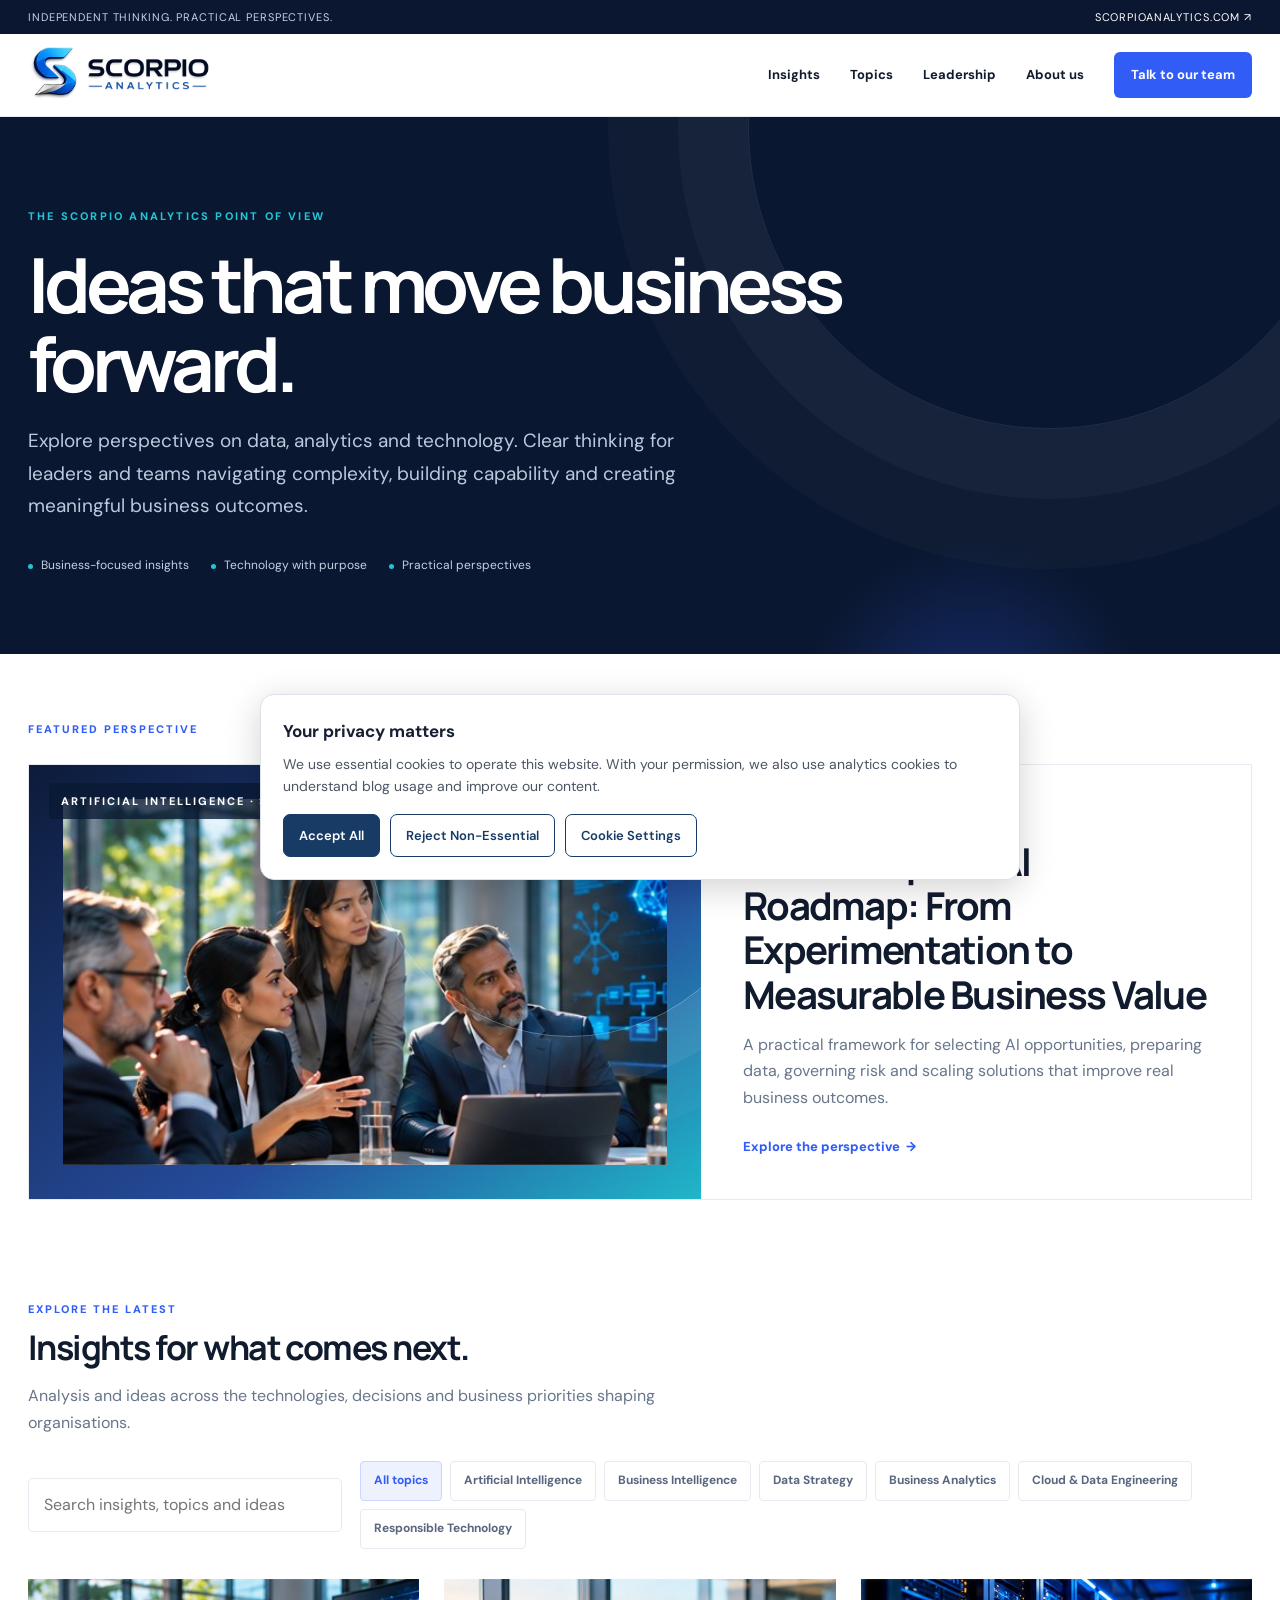
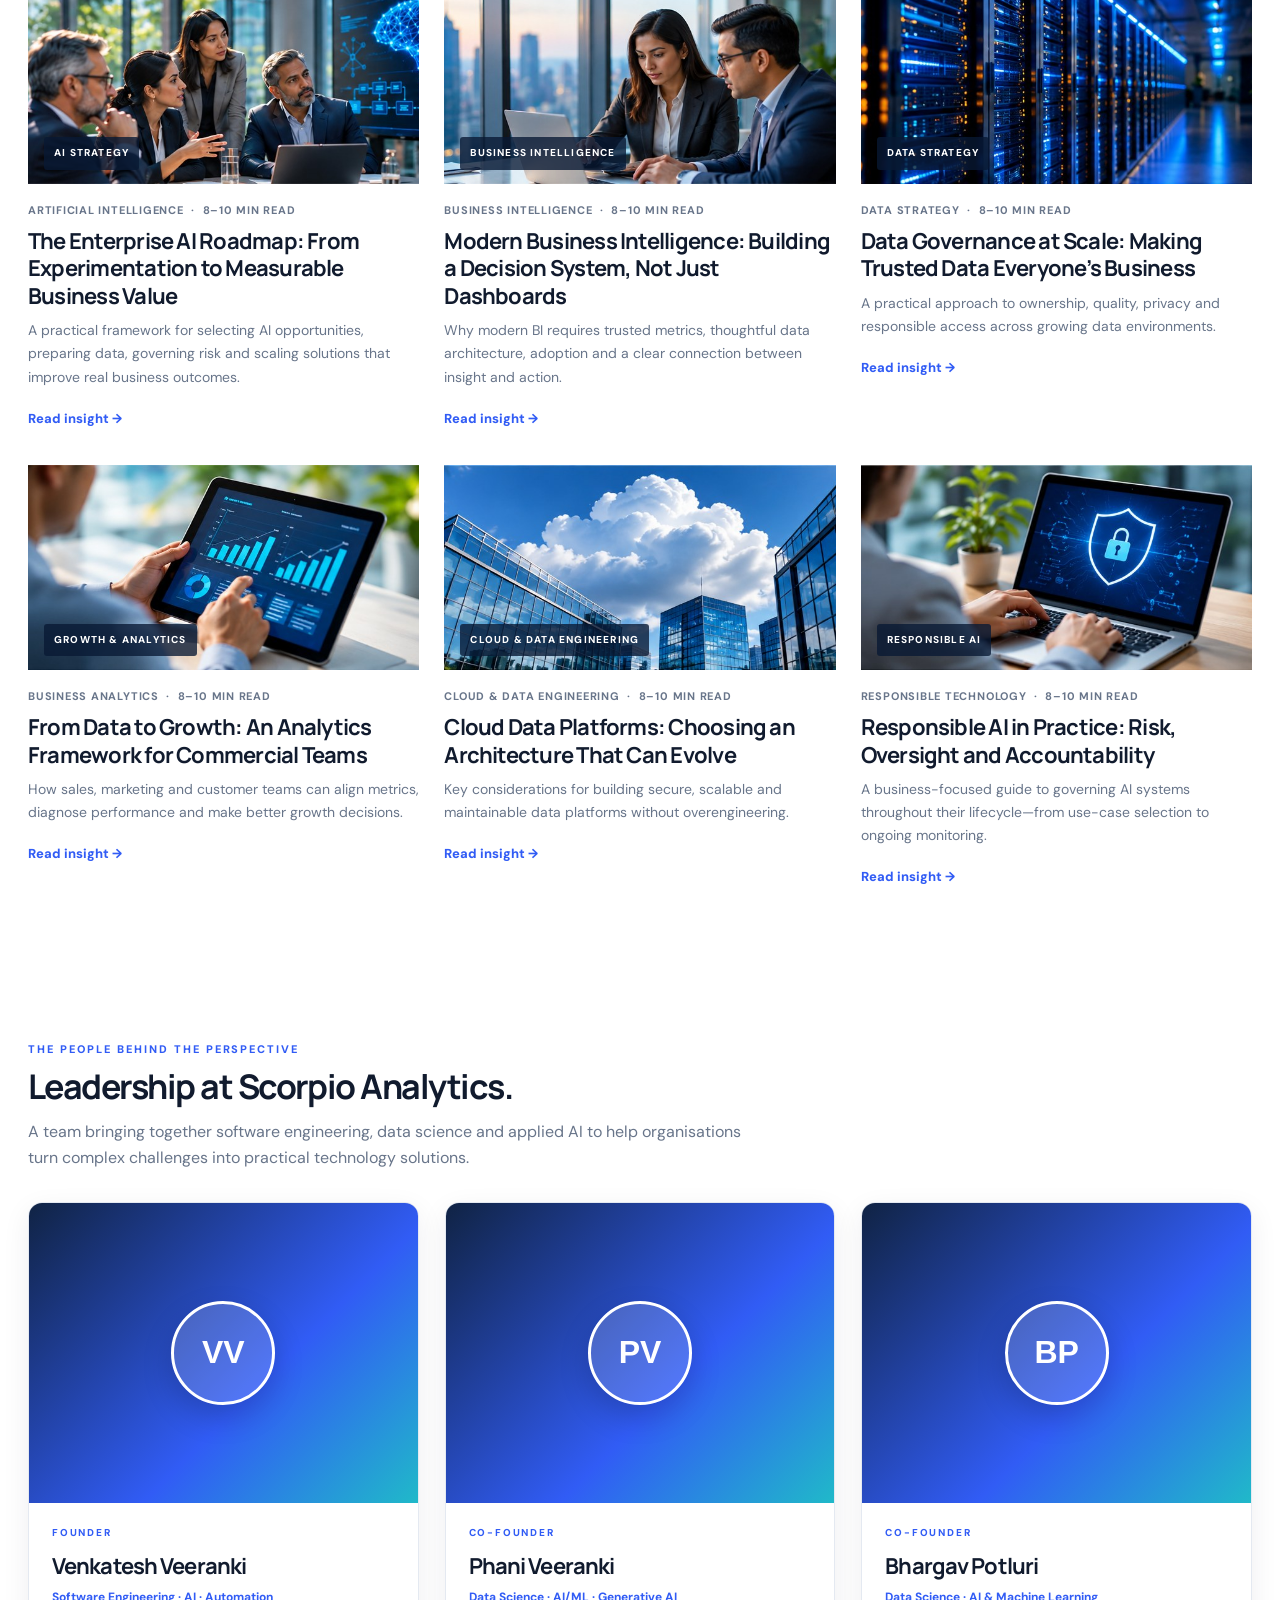
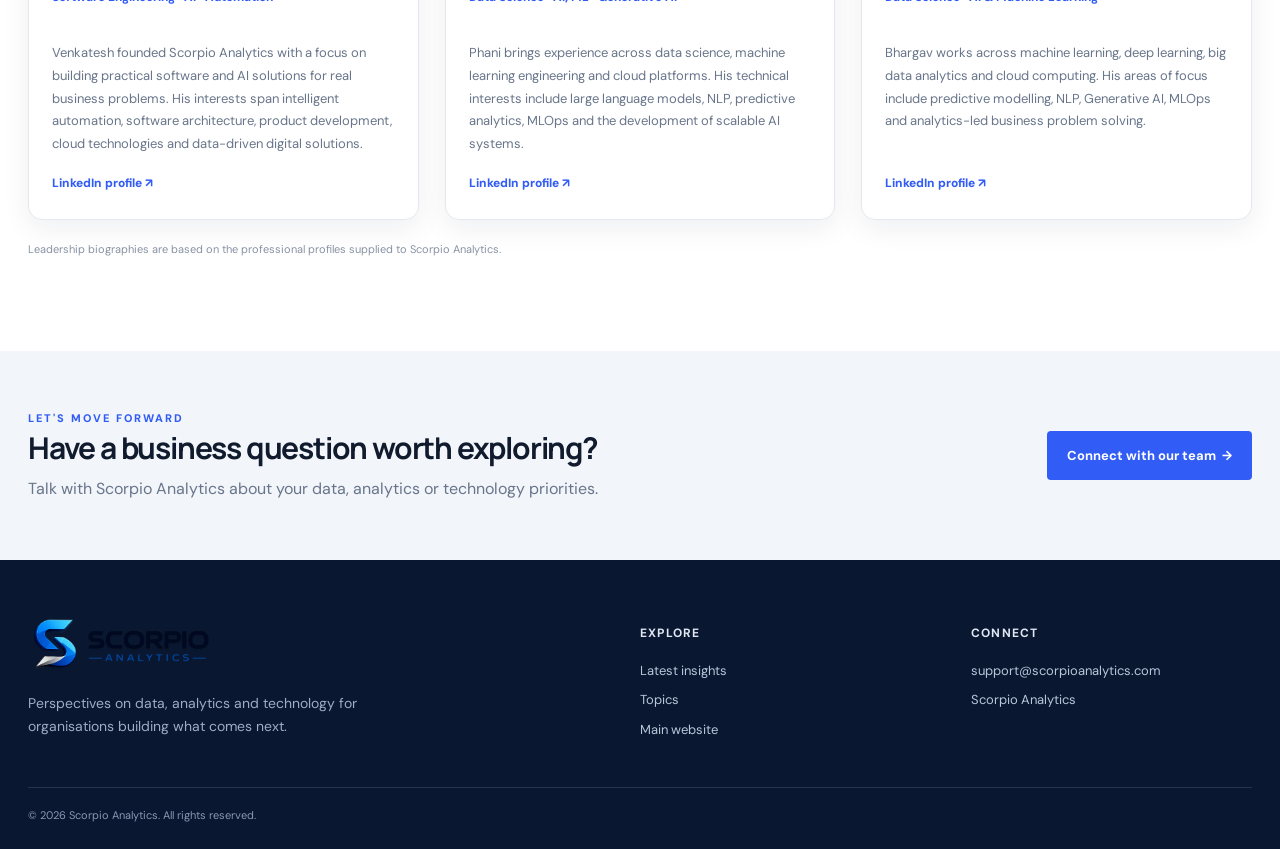
<file: index.html>
<!doctype html><html lang="en"><head><meta charset="utf-8"><meta name="viewport" content="width=device-width,initial-scale=1"><title>Scorpio Analytics Insights | Data, AI & Technology</title><meta name="description" content="Executive perspectives and practical guidance on AI, business intelligence, data strategy, cloud platforms and business analytics from Scorpio Analytics."><link rel="canonical" href="https://blogs.scorpioanalytics.com/"><meta property="og:title" content="Scorpio Analytics Insights"><meta property="og:description" content="Perspectives on data, analytics and technology."><meta property="og:type" content="website"><link rel="stylesheet" href="assets/site.css">
<style id="leadership-layout-fix">
#leadership { width: min(1240px, calc(100% - 56px)); margin: 0 auto; padding: 70px 0 82px; }
#leadership .leaders {
  display: grid !important;
  grid-template-columns: repeat(3, minmax(0, 1fr)) !important;
  gap: 26px !important;
  align-items: stretch !important;
  width: 100% !important;
}
#leadership .leader {
  display: flex !important;
  flex-direction: column !important;
  min-width: 0 !important;
  width: 100% !important;
  overflow: hidden !important;
  padding: 0 0 25px !important;
  border: 1px solid #e4e9f1 !important;
  border-radius: 14px !important;
  background: #fff !important;
  box-shadow: 0 8px 28px rgba(16,31,58,.07) !important;
}
#leadership .leader-photo {
  display: block !important;
  width: 100% !important;
  height: 290px !important;
  max-width: 100% !important;
  object-fit: cover !important;
  object-position: center 25% !important;
  margin: 0 0 22px !important;
}
#leadership .leader-role,
#leadership .leader h3,
#leadership .leader-title,
#leadership .leader p,
#leadership .leader a {
  margin-left: 23px !important;
  margin-right: 23px !important;
}
#leadership .leader h3 { min-height: 35px; }
#leadership .leader-title { min-height: 42px; }
#leadership .leader p:not(.leader-title) { flex: 1; }
@media(max-width:850px) {
  #leadership .leaders { grid-template-columns: repeat(2,minmax(0,1fr)) !important; }
}
@media(max-width:560px) {
  #leadership { width: calc(100% - 32px); }
  #leadership .leaders { grid-template-columns: 1fr !important; }
  #leadership .leader-photo { height: 340px !important; }
}
</style>
<link rel="icon" type="image/png" sizes="512x512" href="assets/brand/favicon.png">
<link rel="apple-touch-icon" href="assets/brand/apple-touch-icon.png">
<meta property="og:image" content="https://blogs.scorpioanalytics.com/assets/social/homepage.jpg">
<meta name="twitter:image" content="https://blogs.scorpioanalytics.com/assets/social/homepage.jpg">
</head><body><div class="topline"><div class="shell"><span>INDEPENDENT THINKING. PRACTICAL PERSPECTIVES.</span><a href="https://scorpioanalytics.com/">SCORPIOANALYTICS.COM ↗</a></div></div><header><div class="shell nav"><a class="logo" href="" aria-label="Scorpio Analytics Insights home"><img src="assets/brand/scorpio-analytics-logo-trim.png" alt="Scorpio Analytics" class="brand-logo"></a><nav class="links"><a href="./">Insights</a><a href="#topics">Topics</a><a href="#leadership">Leadership</a><a href="https://scorpioanalytics.com/">About us</a><a class="pill" href="mailto:support@scorpioanalytics.com">Talk to our team</a></nav></div></header><section class="hero"><div class="shell"><div class="eyebrow">The Scorpio Analytics point of view</div><h1>Ideas that move business forward.</h1><p>Explore perspectives on data, analytics and technology. Clear thinking for leaders and teams navigating complexity, building capability and creating meaningful business outcomes.</p><div class="herofoot"><span><i class="dot"></i>Business-focused insights</span><span><i class="dot"></i>Technology with purpose</span><span><i class="dot"></i>Practical perspectives</span></div></div></section><main><section class="shell feature"><div class="section-kicker">Featured perspective</div><div class="feature-card"><a class="feature-art" href="articles/enterprise-ai-roadmap.html"><img src="assets/images/enterprise-ai-roadmap.jpg" alt="Enterprise AI strategy meeting" fetchpriority="high"><span>ARTIFICIAL INTELLIGENCE · STRATEGY</span></a><div class="feature-copy"><div class="meta">LEADERSHIP PERSPECTIVE &nbsp;·&nbsp; 8–10 MIN READ</div><h2>The Enterprise AI Roadmap: From Experimentation to Measurable Business Value</h2><p>A practical framework for selecting AI opportunities, preparing data, governing risk and scaling solutions that improve real business outcomes.</p><a class="arrow" href="articles/enterprise-ai-roadmap.html">Explore the perspective&nbsp; →</a></div></div></section><section class="shell content" id="topics"><div class="section-kicker">Explore the latest</div><h2 class="section-title">Insights for what comes next.</h2><p style="color:#68758a;max-width:650px">Analysis and ideas across the technologies, decisions and business priorities shaping organisations.</p><div class="toolbar"><input class="search" id="search" type="search" placeholder="Search insights, topics and ideas"><div class="filters" id="filters"></div></div><div class="grid" id="grid"></div></section>
<section class="shell leadership" id="leadership">
  <div class="section-kicker">The people behind the perspective</div>
  <h2 class="section-title">Leadership at Scorpio Analytics.</h2>
  <p class="leadership-intro">A team bringing together software engineering, data science and applied AI to help organisations turn complex challenges into practical technology solutions.</p>
  <div class="leaders">
    <article class="leader">
      <div class="leader-demo-avatar"
      role="img"
      aria-label="Demo profile avatar for Venkatesh Veeranki"
      style="width:100%;height:300px;flex:0 0 300px;margin:0 0 22px;display:flex;align-items:center;justify-content:center;background:linear-gradient(135deg,#102344,#315cf5 60%,#20b9c9);">
      <span style="width:104px;height:104px;display:flex;align-items:center;justify-content:center;border-radius:50%;border:3px solid white;background:rgba(255,255,255,.16);color:white;font:800 32px Arial,sans-serif;box-shadow:0 12px 30px rgba(0,0,0,.18);">VV</span>
    </div>
      <div class="leader-role">FOUNDER</div>
      <h3>Venkatesh Veeranki</h3>
      <p class="leader-title">Software Engineering · AI · Automation</p>
      <p>Venkatesh founded Scorpio Analytics with a focus on building practical software and AI solutions for real business problems. His interests span intelligent automation, software architecture, product development, cloud technologies and data-driven digital solutions.</p>
      <a href="https://www.linkedin.com/in/venkatesh-veeranki" target="_blank" rel="noopener">LinkedIn profile ↗</a>
    </article>
    <article class="leader">
      <div class="leader-demo-avatar"
      role="img"
      aria-label="Demo profile avatar for Phani Veeranki"
      style="width:100%;height:300px;flex:0 0 300px;margin:0 0 22px;display:flex;align-items:center;justify-content:center;background:linear-gradient(135deg,#102344,#315cf5 60%,#20b9c9);">
      <span style="width:104px;height:104px;display:flex;align-items:center;justify-content:center;border-radius:50%;border:3px solid white;background:rgba(255,255,255,.16);color:white;font:800 32px Arial,sans-serif;box-shadow:0 12px 30px rgba(0,0,0,.18);">PV</span>
    </div>
      <div class="leader-role">CO-FOUNDER</div>
      <h3>Phani Veeranki</h3>
      <p class="leader-title">Data Science · AI/ML · Generative AI</p>
      <p>Phani brings experience across data science, machine learning engineering and cloud platforms. His technical interests include large language models, NLP, predictive analytics, MLOps and the development of scalable AI systems.</p>
      <a href="https://www.linkedin.com/in/phani-veeranki" target="_blank" rel="noopener">LinkedIn profile ↗</a>
    </article>
    <article class="leader">
      <div class="leader-demo-avatar"
      role="img"
      aria-label="Demo profile avatar for Bhargav Potluri"
      style="width:100%;height:300px;flex:0 0 300px;margin:0 0 22px;display:flex;align-items:center;justify-content:center;background:linear-gradient(135deg,#102344,#315cf5 60%,#20b9c9);">
      <span style="width:104px;height:104px;display:flex;align-items:center;justify-content:center;border-radius:50%;border:3px solid white;background:rgba(255,255,255,.16);color:white;font:800 32px Arial,sans-serif;box-shadow:0 12px 30px rgba(0,0,0,.18);">BP</span>
    </div>
      <div class="leader-role">CO-FOUNDER</div>
      <h3>Bhargav Potluri</h3>
      <p class="leader-title">Data Science · AI & Machine Learning</p>
      <p>Bhargav works across machine learning, deep learning, big data analytics and cloud computing. His areas of focus include predictive modelling, NLP, Generative AI, MLOps and analytics-led business problem solving.</p>
      <a href="https://www.linkedin.com/in/bhargavpotluri" target="_blank" rel="noopener">LinkedIn profile ↗</a>
    </article>
  </div>
  <p class="leadership-note">Leadership biographies are based on the professional profiles supplied to Scorpio Analytics.</p>
</section>
<section class="band"><div class="shell bandinner"><div><div class="section-kicker">Let's move forward</div><h2>Have a business question worth exploring?</h2><p>Talk with Scorpio Analytics about your data, analytics or technology priorities.</p></div><a class="button" href="mailto:support@scorpioanalytics.com">Connect with our team&nbsp; →</a></div></section></main><footer><div class="shell"><div class="footgrid"><div><a class="logo" href="" aria-label="Scorpio Analytics Insights home"><img src="assets/brand/scorpio-analytics-logo-trim.png" alt="Scorpio Analytics" class="brand-logo"></a><p>Perspectives on data, analytics and technology for organisations building what comes next.</p></div><div><h4>Explore</h4><a href="./">Latest insights</a><a href="#topics">Topics</a><a href="https://scorpioanalytics.com/">Main website</a></div><div><h4>Connect</h4><a href="mailto:support@scorpioanalytics.com">support@scorpioanalytics.com</a><a href="https://scorpioanalytics.com/">Scorpio Analytics</a></div></div><div class="copy">© <span id="year"></span> Scorpio Analytics. All rights reserved.</div></div></footer><script src="assets/articles.js"></script><script>const cats=['All topics',...new Set(INSIGHTS.map(x=>x.category))];let active='All topics';const filters=document.querySelector('#filters'),grid=document.querySelector('#grid'),search=document.querySelector('#search');function drawFilters(){filters.innerHTML=cats.map(c=>`<button class="filter ${c===active?'active':''}">${c}</button>`).join('');[...filters.children].forEach(b=>b.onclick=()=>{active=b.textContent;drawFilters();drawCards()})}function drawCards(){let q=search.value.toLowerCase();let a=INSIGHTS.filter(p=>(active==='All topics'||p.category===active)&&(p.title+' '+p.excerpt+' '+p.category).toLowerCase().includes(q));grid.innerHTML=a.length?a.map(p=>`<article class="card"><a href="articles/${p.slug}.html"><div class="art"><img src="/assets/images/${p.slug}.jpg" alt="${p.title}" loading="lazy" decoding="async"><span>${p.tag}</span></div></a><div class="meta">${p.category} &nbsp;·&nbsp; ${p.read}</div><h3><a href="articles/${p.slug}.html">${p.title}</a></h3><p>${p.excerpt}</p><a class="arrow" href="articles/${p.slug}.html">Read insight →</a></article>`).join(''):'<div class="empty">No insights match your search. Try another term or topic.</div>'}search.addEventListener('input',drawCards);drawFilters();drawCards();document.querySelector('#year').textContent=new Date().getFullYear();</script>  <script src="/assets/js/cookie-consent.js"></script>
</body></html>
</file>
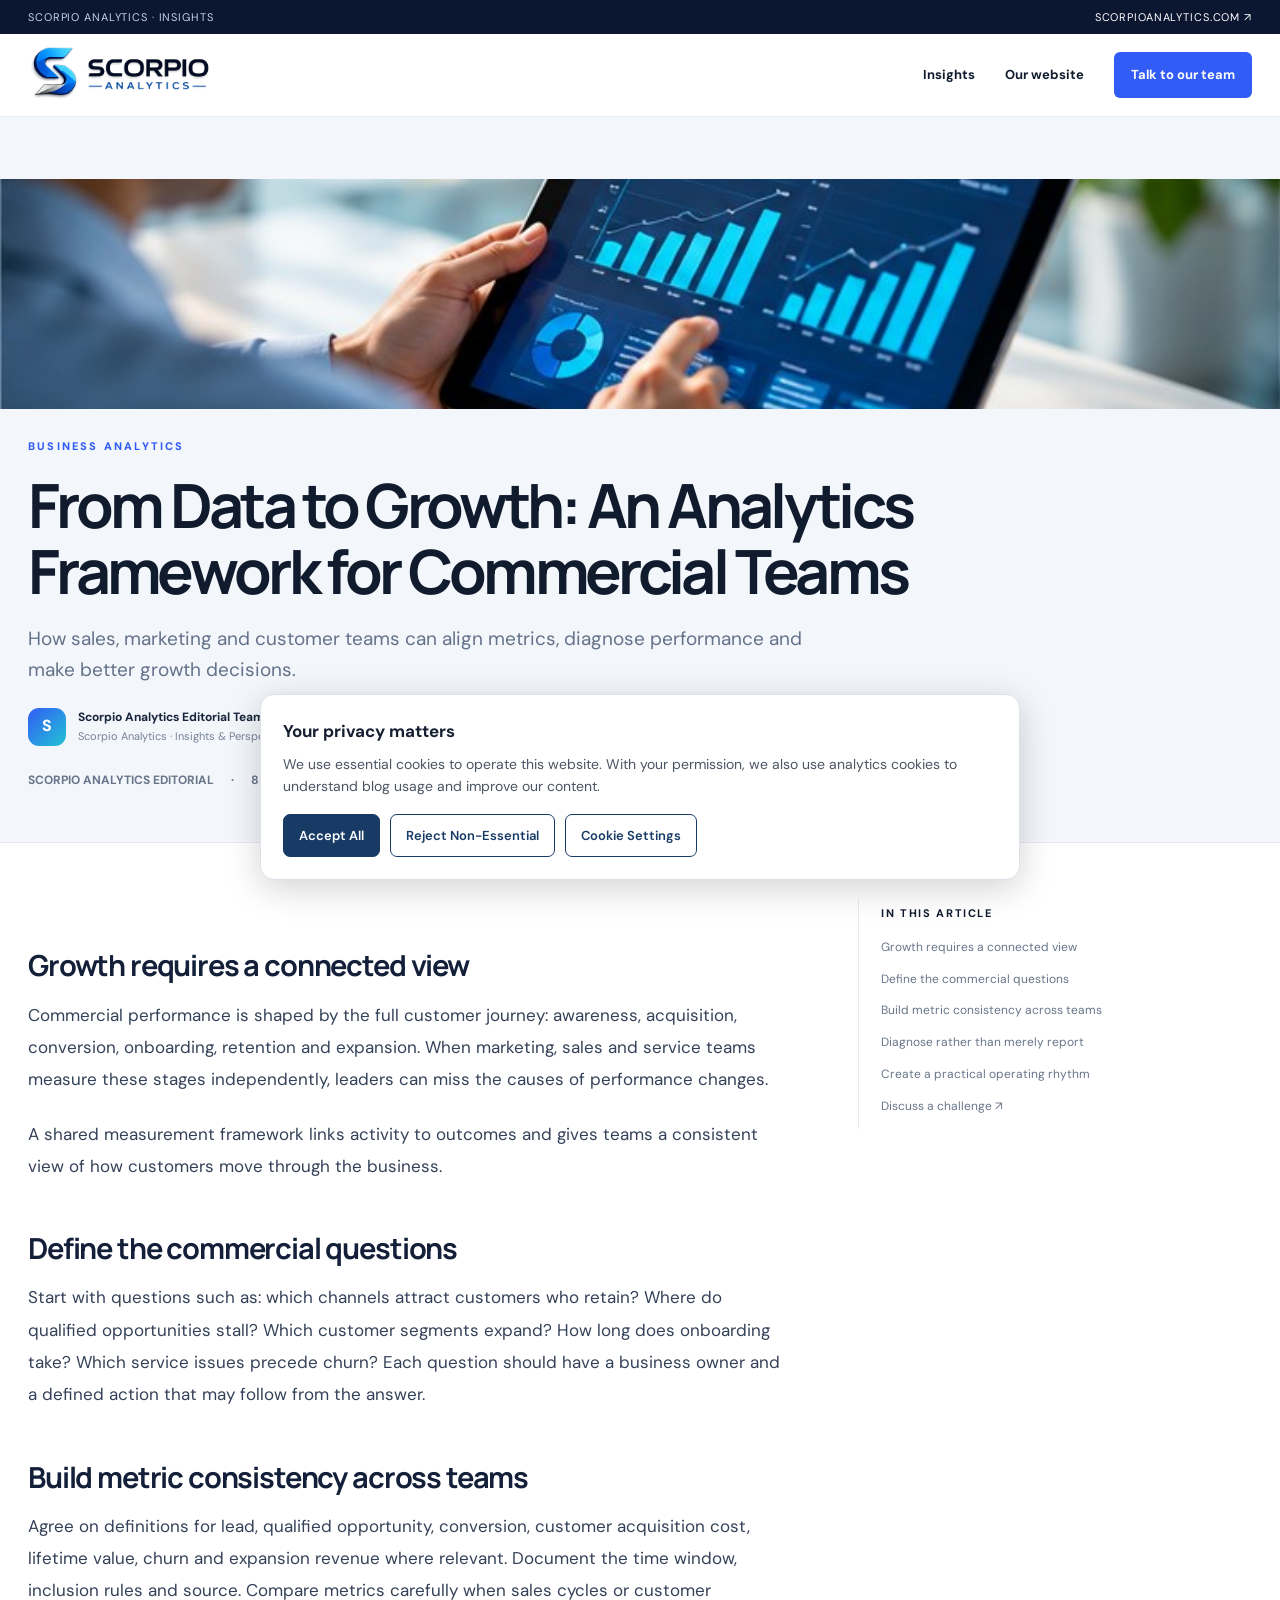
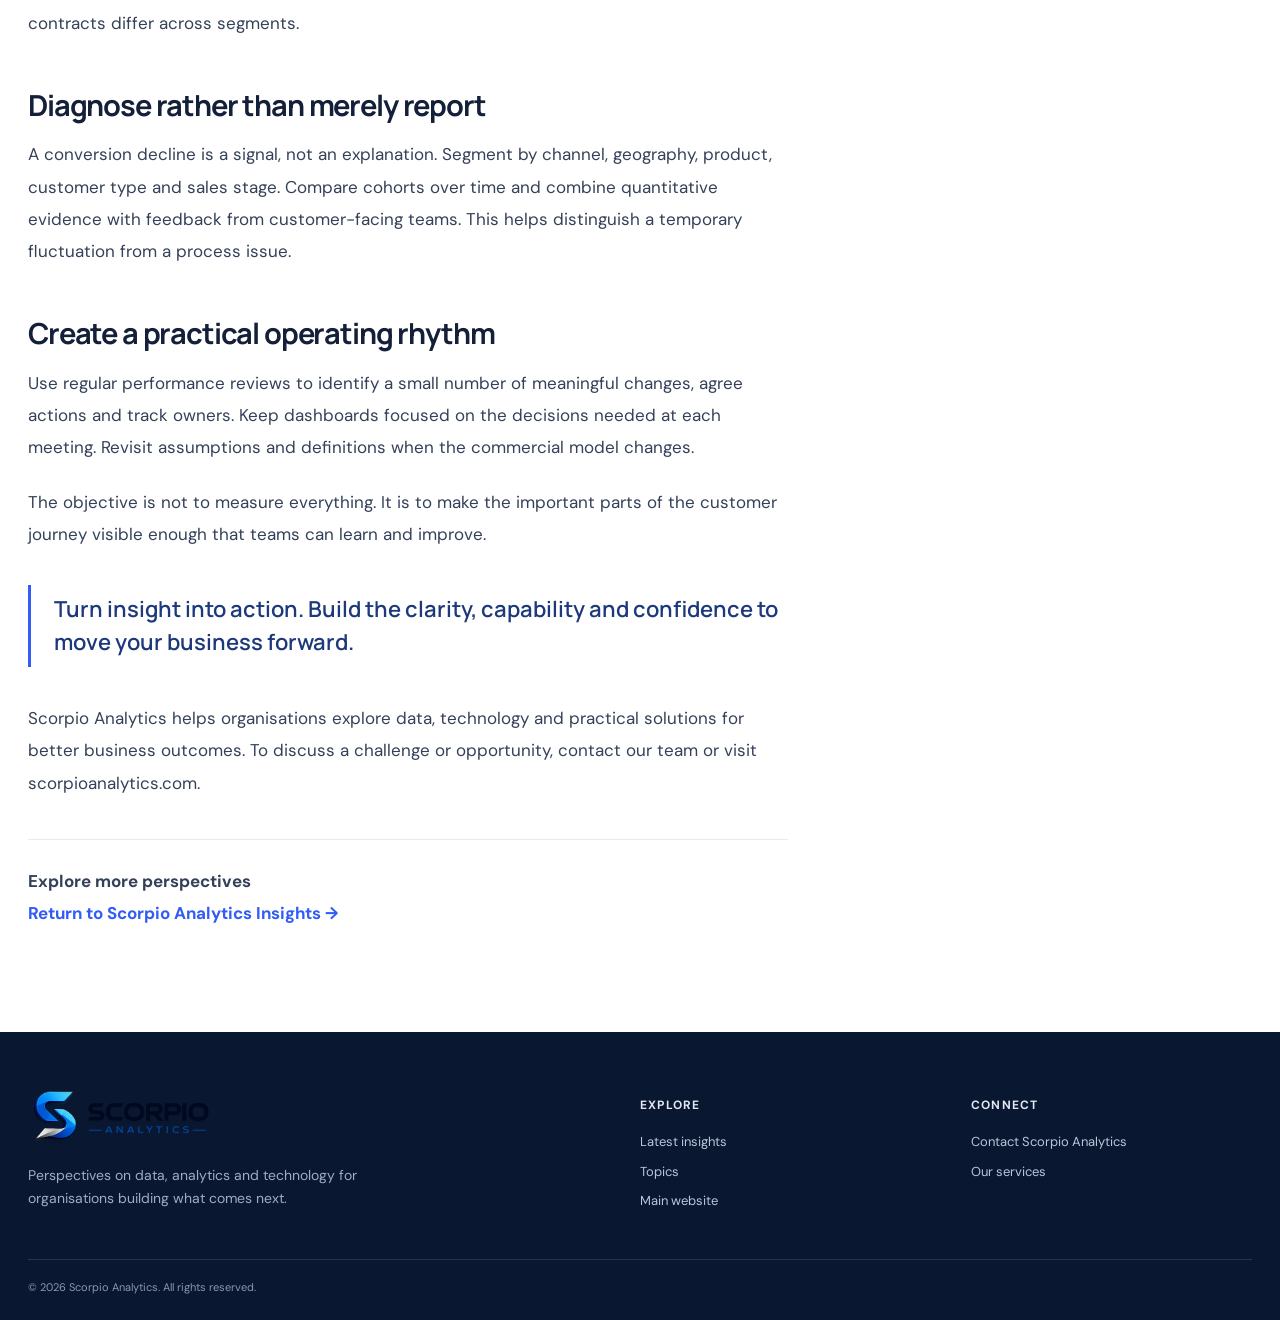
<file: articles/analytics-for-growth.html>
<!doctype html><html lang="en"><head><meta charset="utf-8"><meta name="viewport" content="width=device-width,initial-scale=1"><title>From Data to Growth: An Analytics Framework for Commercial Teams | Scorpio Analytics Insights</title><meta name="description" content="How sales, marketing and customer teams can align metrics, diagnose performance and make better growth decisions."><link rel="canonical" href="https://blogs.scorpioanalytics.com/articles/analytics-for-growth.html"><meta property="og:type" content="article"><meta property="og:title" content="From Data to Growth: An Analytics Framework for Commercial Teams"><meta property="og:description" content="How sales, marketing and customer teams can align metrics, diagnose performance and make better growth decisions."><link rel="stylesheet" href="../assets/site.css"><script type="application/ld+json">{"@context": "https://schema.org", "@type": "BlogPosting", "headline": "From Data to Growth: An Analytics Framework for Commercial Teams", "description": "How sales, marketing and customer teams can align metrics, diagnose performance and make better growth decisions.", "author": {"@type": "Organization", "name": "Scorpio Analytics Editorial Team"}, "publisher": {"@type": "Organization", "name": "Scorpio Analytics", "url": "https://scorpioanalytics.com/"}, "mainEntityOfPage": "https://blogs.scorpioanalytics.com/articles/analytics-for-growth.html", "keywords": ["business analytics", "growth analytics", "commercial analytics"], "inLanguage": "en"}</script>
<meta property="og:site_name" content="Scorpio Analytics Insights">
<meta property="og:url" content="https://blogs.scorpioanalytics.com/articles/analytics-for-growth.html">
<meta property="og:locale" content="en_US">
<meta name="twitter:card" content="summary_large_image">
<meta name="twitter:title" content="From Data to Growth: An Analytics Framework for Commercial Teams">
<meta name="twitter:description" content="How sales, marketing and customer teams can align metrics, diagnose performance and make better growth decisions.">
<meta name="author" content="Scorpio Analytics Editorial Team">
<meta name="robots" content="index, follow, max-image-preview:large">
<meta name="keywords" content="business analytics, growth analytics, commercial analytics">

<link rel="icon" type="image/png" sizes="512x512" href="../assets/brand/favicon.png">
<link rel="apple-touch-icon" href="../assets/brand/apple-touch-icon.png">
<meta property="og:image" content="https://blogs.scorpioanalytics.com/assets/social/analytics-for-growth.jpg">
<meta name="twitter:image" content="https://blogs.scorpioanalytics.com/assets/social/analytics-for-growth.jpg">
</head><body><div class="topline"><div class="shell"><span>SCORPIO ANALYTICS · INSIGHTS</span><a href="https://scorpioanalytics.com/">SCORPIOANALYTICS.COM ↗</a></div></div><header><div class="shell nav"><a class="logo" href="../" aria-label="Scorpio Analytics Insights home"><img src="../assets/brand/scorpio-analytics-logo-trim.png" alt="Scorpio Analytics" class="brand-logo"></a><nav class="links"><a href="../">Insights</a><a href="https://scorpioanalytics.com/">Our website</a><a class="pill" href="mailto:support@scorpioanalytics.com">Talk to our team</a></nav></div></header><section class="articlehero"><div class="article-visual"><img src="../assets/images/analytics-for-growth.jpg" alt="From Data to Growth: An Analytics Framework for Commercial Teams" fetchpriority="high" decoding="async"></div><div class="shell"><div class="eyebrow" style="color:#315cf5">Business Analytics</div><h1>From Data to Growth: An Analytics Framework for Commercial Teams</h1><p class="dek">How sales, marketing and customer teams can align metrics, diagnose performance and make better growth decisions.</p>
<div class="editorial-byline">
  <span class="byline-mark">S</span>
  <span><strong>Scorpio Analytics Editorial Team</strong><small>Scorpio Analytics · Insights &amp; Perspectives</small></span>
</div>
</p><div class="articlemeta"><span>SCORPIO ANALYTICS EDITORIAL</span><span>·</span><span>8–10 MIN READ</span><span>·</span><span>INSIGHT ARTICLE</span></div></div></section><main class="shell articlegrid"><article class="prose"><section id="s0"><h2>Growth requires a connected view</h2><p>Commercial performance is shaped by the full customer journey: awareness, acquisition, conversion, onboarding, retention and expansion. When marketing, sales and service teams measure these stages independently, leaders can miss the causes of performance changes.</p><p>A shared measurement framework links activity to outcomes and gives teams a consistent view of how customers move through the business.</p></section><section id="s1"><h2>Define the commercial questions</h2><p>Start with questions such as: which channels attract customers who retain? Where do qualified opportunities stall? Which customer segments expand? How long does onboarding take? Which service issues precede churn? Each question should have a business owner and a defined action that may follow from the answer.</p></section><section id="s2"><h2>Build metric consistency across teams</h2><p>Agree on definitions for lead, qualified opportunity, conversion, customer acquisition cost, lifetime value, churn and expansion revenue where relevant. Document the time window, inclusion rules and source. Compare metrics carefully when sales cycles or customer contracts differ across segments.</p></section><section id="s3"><h2>Diagnose rather than merely report</h2><p>A conversion decline is a signal, not an explanation. Segment by channel, geography, product, customer type and sales stage. Compare cohorts over time and combine quantitative evidence with feedback from customer-facing teams. This helps distinguish a temporary fluctuation from a process issue.</p></section><section id="s4"><h2>Create a practical operating rhythm</h2><p>Use regular performance reviews to identify a small number of meaningful changes, agree actions and track owners. Keep dashboards focused on the decisions needed at each meeting. Revisit assumptions and definitions when the commercial model changes.</p><p>The objective is not to measure everything. It is to make the important parts of the customer journey visible enough that teams can learn and improve.</p></section><blockquote>Turn insight into action. Build the clarity, capability and confidence to move your business forward.</blockquote><p>Scorpio Analytics helps organisations explore data, technology and practical solutions for better business outcomes. To discuss a challenge or opportunity, <a href="mailto:support@scorpioanalytics.com">contact our team</a> or visit <a href="https://scorpioanalytics.com/">scorpioanalytics.com</a>.</p><div class="related"><strong>Explore more perspectives</strong><p><a href="../">Return to Scorpio Analytics Insights →</a></p></div></article><aside class="toc"><strong>In this article</strong><a href="#s0">Growth requires a connected view</a><a href="#s1">Define the commercial questions</a><a href="#s2">Build metric consistency across teams</a><a href="#s3">Diagnose rather than merely report</a><a href="#s4">Create a practical operating rhythm</a><a href="mailto:support@scorpioanalytics.com">Discuss a challenge ↗</a></aside></main><footer><div class="shell"><div class="footgrid"><div><a class="logo" href="../" aria-label="Scorpio Analytics Insights home"><img src="../assets/brand/scorpio-analytics-logo-trim.png" alt="Scorpio Analytics" class="brand-logo"></a><p>Perspectives on data, analytics and technology for organisations building what comes next.</p></div><div><h4>Explore</h4><a href="../">Latest insights</a><a href="../#topics">Topics</a><a href="https://scorpioanalytics.com/">Main website</a></div><div><h4>Connect</h4><a href="mailto:support@scorpioanalytics.com">Contact Scorpio Analytics</a><a href="https://scorpioanalytics.com/">Our services</a></div></div><div class="copy">© 2026 Scorpio Analytics. All rights reserved.</div></div></footer>  <script src="/assets/js/cookie-consent.js"></script>
</body></html>
</file>
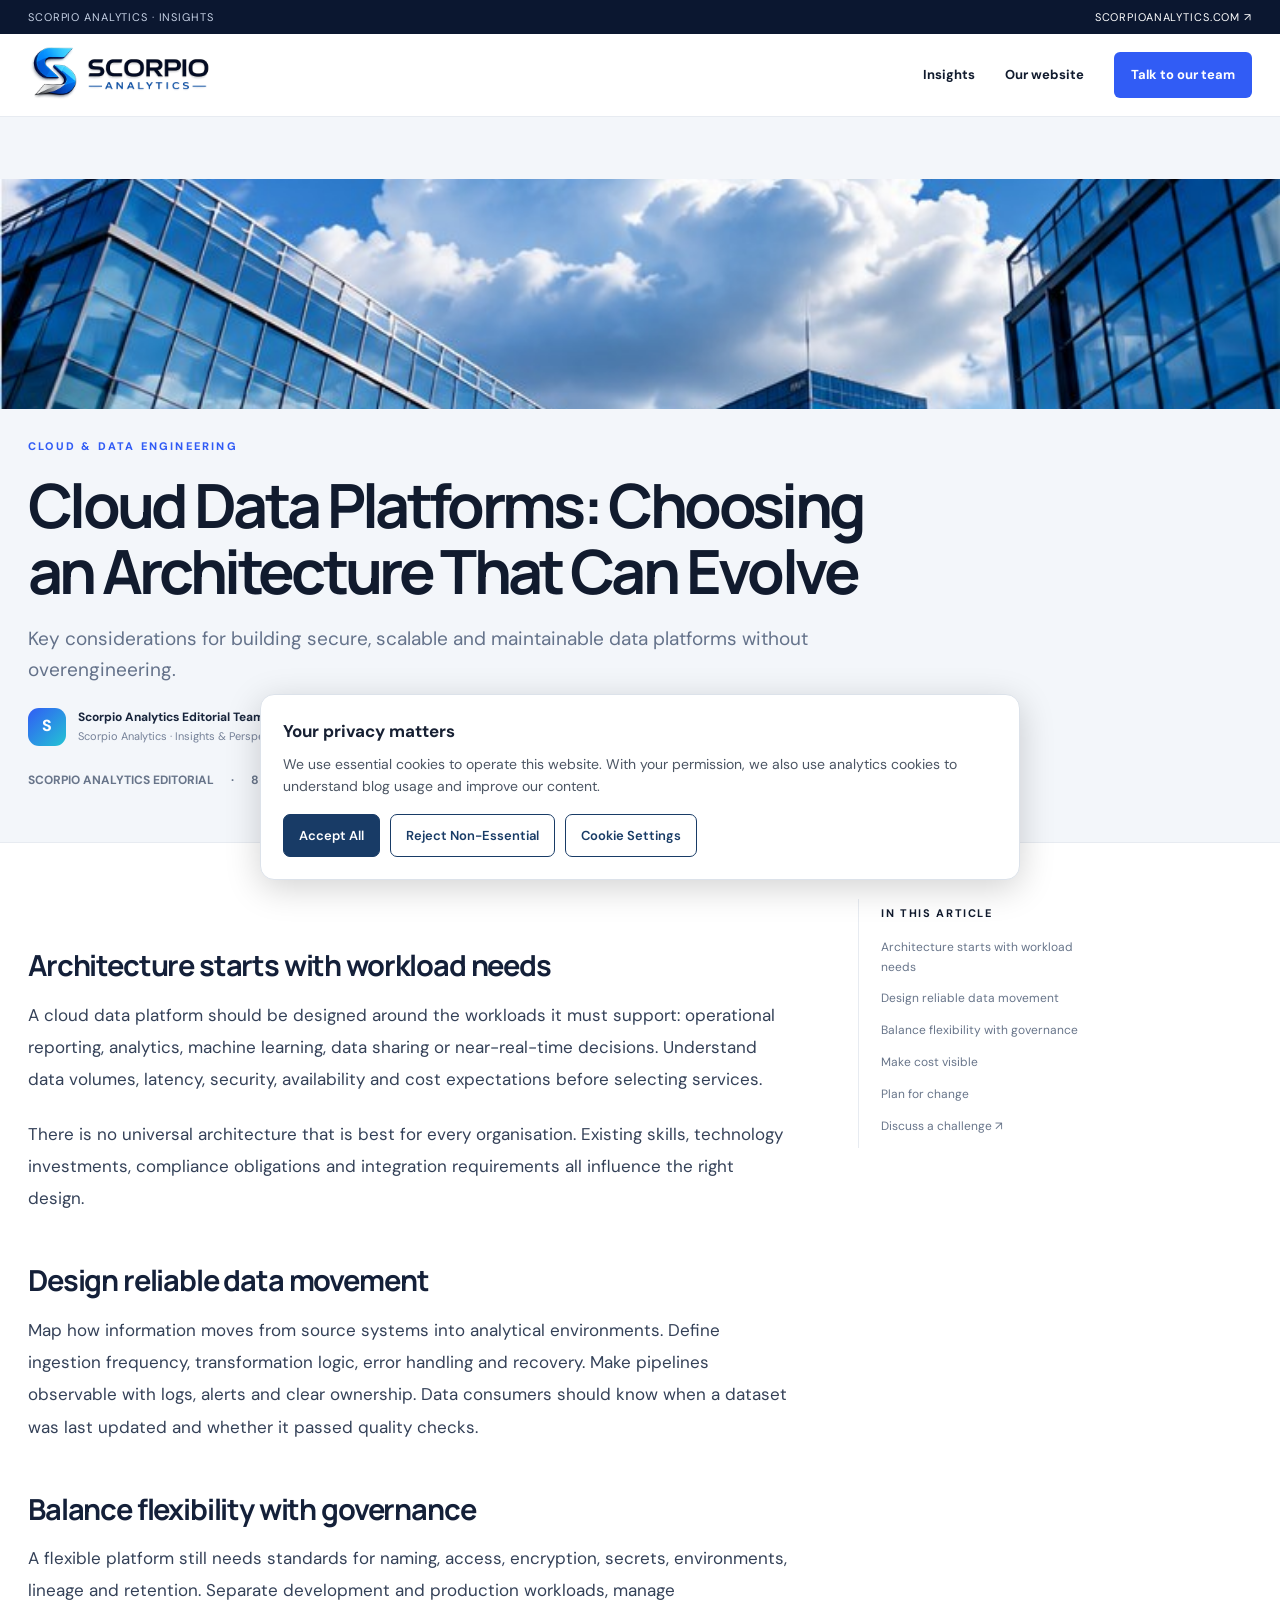
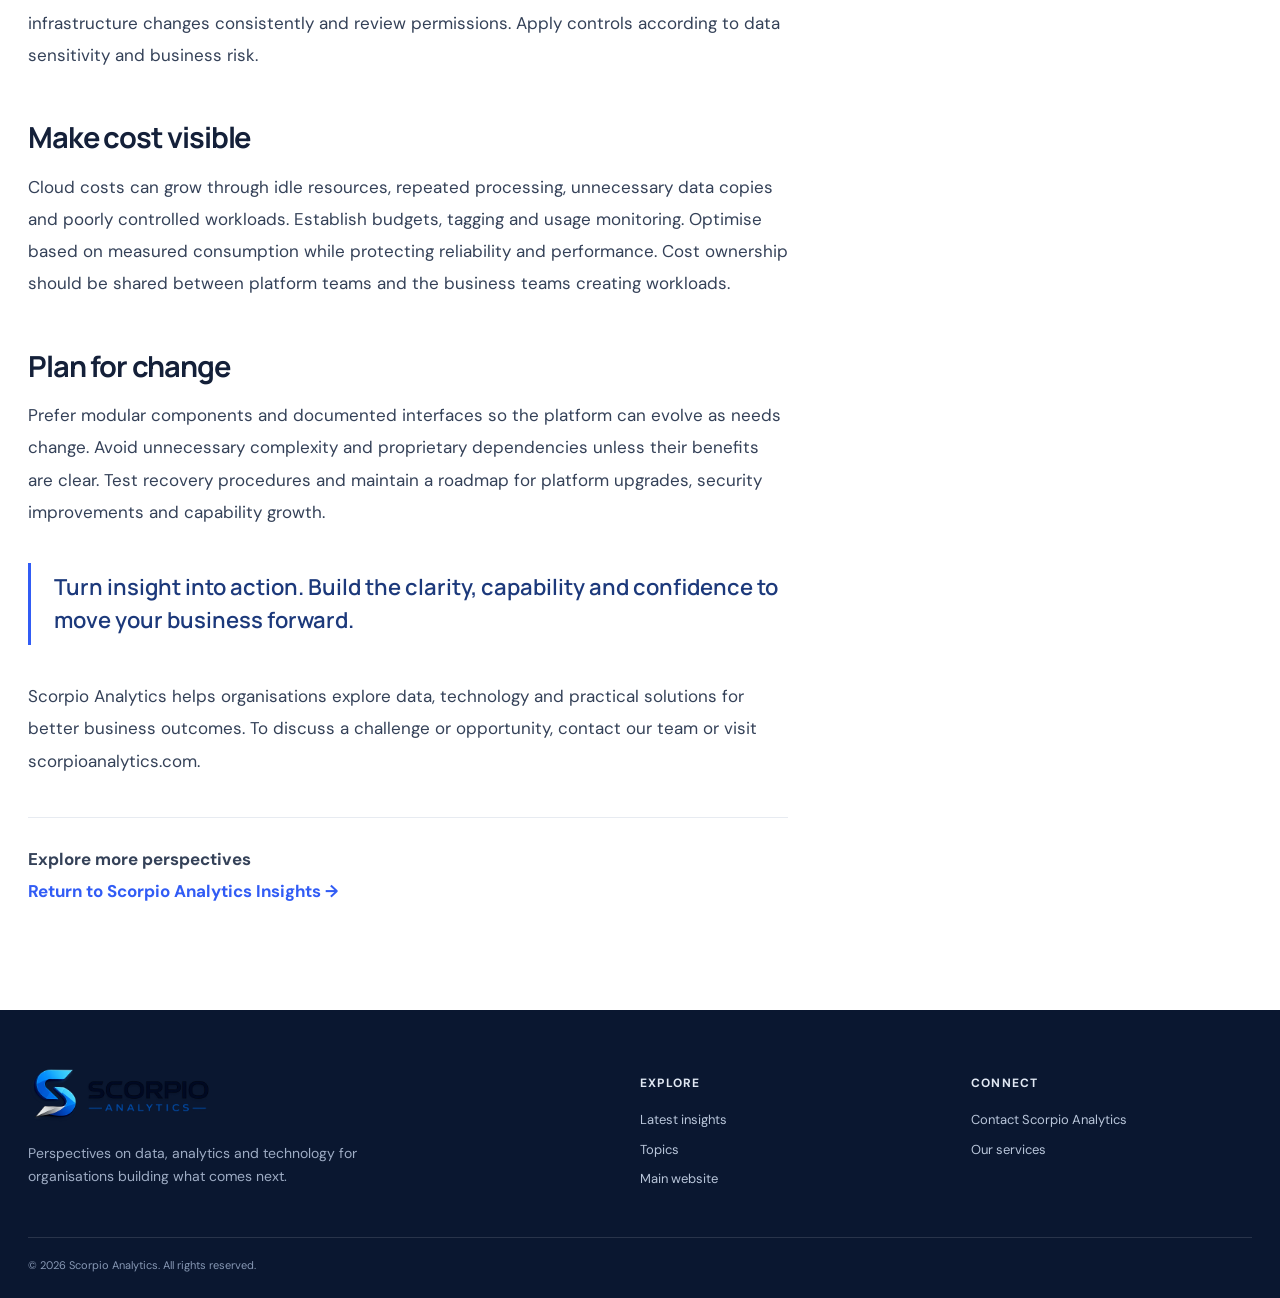
<file: articles/cloud-data-platforms.html>
<!doctype html><html lang="en"><head><meta charset="utf-8"><meta name="viewport" content="width=device-width,initial-scale=1"><title>Cloud Data Platforms: Choosing an Architecture That Can Evolve | Scorpio Analytics Insights</title><meta name="description" content="Key considerations for building secure, scalable and maintainable data platforms without overengineering."><link rel="canonical" href="https://blogs.scorpioanalytics.com/articles/cloud-data-platforms.html"><meta property="og:type" content="article"><meta property="og:title" content="Cloud Data Platforms: Choosing an Architecture That Can Evolve"><meta property="og:description" content="Key considerations for building secure, scalable and maintainable data platforms without overengineering."><link rel="stylesheet" href="../assets/site.css"><script type="application/ld+json">{"@context": "https://schema.org", "@type": "BlogPosting", "headline": "Cloud Data Platforms: Choosing an Architecture That Can Evolve", "description": "Key considerations for building secure, scalable and maintainable data platforms without overengineering.", "author": {"@type": "Organization", "name": "Scorpio Analytics Editorial Team"}, "publisher": {"@type": "Organization", "name": "Scorpio Analytics", "url": "https://scorpioanalytics.com/"}, "mainEntityOfPage": "https://blogs.scorpioanalytics.com/articles/cloud-data-platforms.html", "keywords": ["cloud data platforms", "data engineering", "cloud architecture"], "inLanguage": "en"}</script>
<meta property="og:site_name" content="Scorpio Analytics Insights">
<meta property="og:url" content="https://blogs.scorpioanalytics.com/articles/cloud-data-platforms.html">
<meta property="og:locale" content="en_US">
<meta name="twitter:card" content="summary_large_image">
<meta name="twitter:title" content="Cloud Data Platforms: Choosing an Architecture That Can Evolve">
<meta name="twitter:description" content="Key considerations for building secure, scalable and maintainable data platforms without overengineering.">
<meta name="author" content="Scorpio Analytics Editorial Team">
<meta name="robots" content="index, follow, max-image-preview:large">
<meta name="keywords" content="cloud data platforms, data engineering, cloud architecture">

<link rel="icon" type="image/png" sizes="512x512" href="../assets/brand/favicon.png">
<link rel="apple-touch-icon" href="../assets/brand/apple-touch-icon.png">
<meta property="og:image" content="https://blogs.scorpioanalytics.com/assets/social/cloud-data-platforms.jpg">
<meta name="twitter:image" content="https://blogs.scorpioanalytics.com/assets/social/cloud-data-platforms.jpg">
</head><body><div class="topline"><div class="shell"><span>SCORPIO ANALYTICS · INSIGHTS</span><a href="https://scorpioanalytics.com/">SCORPIOANALYTICS.COM ↗</a></div></div><header><div class="shell nav"><a class="logo" href="../" aria-label="Scorpio Analytics Insights home"><img src="../assets/brand/scorpio-analytics-logo-trim.png" alt="Scorpio Analytics" class="brand-logo"></a><nav class="links"><a href="../">Insights</a><a href="https://scorpioanalytics.com/">Our website</a><a class="pill" href="mailto:support@scorpioanalytics.com">Talk to our team</a></nav></div></header><section class="articlehero"><div class="article-visual"><img src="../assets/images/cloud-data-platforms.jpg" alt="Cloud Data Platforms: Choosing an Architecture That Can Evolve" fetchpriority="high" decoding="async"></div><div class="shell"><div class="eyebrow" style="color:#315cf5">Cloud & Data Engineering</div><h1>Cloud Data Platforms: Choosing an Architecture That Can Evolve</h1><p class="dek">Key considerations for building secure, scalable and maintainable data platforms without overengineering.</p>
<div class="editorial-byline">
  <span class="byline-mark">S</span>
  <span><strong>Scorpio Analytics Editorial Team</strong><small>Scorpio Analytics · Insights &amp; Perspectives</small></span>
</div>
</p><div class="articlemeta"><span>SCORPIO ANALYTICS EDITORIAL</span><span>·</span><span>8–10 MIN READ</span><span>·</span><span>INSIGHT ARTICLE</span></div></div></section><main class="shell articlegrid"><article class="prose"><section id="s0"><h2>Architecture starts with workload needs</h2><p>A cloud data platform should be designed around the workloads it must support: operational reporting, analytics, machine learning, data sharing or near-real-time decisions. Understand data volumes, latency, security, availability and cost expectations before selecting services.</p><p>There is no universal architecture that is best for every organisation. Existing skills, technology investments, compliance obligations and integration requirements all influence the right design.</p></section><section id="s1"><h2>Design reliable data movement</h2><p>Map how information moves from source systems into analytical environments. Define ingestion frequency, transformation logic, error handling and recovery. Make pipelines observable with logs, alerts and clear ownership. Data consumers should know when a dataset was last updated and whether it passed quality checks.</p></section><section id="s2"><h2>Balance flexibility with governance</h2><p>A flexible platform still needs standards for naming, access, encryption, secrets, environments, lineage and retention. Separate development and production workloads, manage infrastructure changes consistently and review permissions. Apply controls according to data sensitivity and business risk.</p></section><section id="s3"><h2>Make cost visible</h2><p>Cloud costs can grow through idle resources, repeated processing, unnecessary data copies and poorly controlled workloads. Establish budgets, tagging and usage monitoring. Optimise based on measured consumption while protecting reliability and performance. Cost ownership should be shared between platform teams and the business teams creating workloads.</p></section><section id="s4"><h2>Plan for change</h2><p>Prefer modular components and documented interfaces so the platform can evolve as needs change. Avoid unnecessary complexity and proprietary dependencies unless their benefits are clear. Test recovery procedures and maintain a roadmap for platform upgrades, security improvements and capability growth.</p></section><blockquote>Turn insight into action. Build the clarity, capability and confidence to move your business forward.</blockquote><p>Scorpio Analytics helps organisations explore data, technology and practical solutions for better business outcomes. To discuss a challenge or opportunity, <a href="mailto:support@scorpioanalytics.com">contact our team</a> or visit <a href="https://scorpioanalytics.com/">scorpioanalytics.com</a>.</p><div class="related"><strong>Explore more perspectives</strong><p><a href="../">Return to Scorpio Analytics Insights →</a></p></div></article><aside class="toc"><strong>In this article</strong><a href="#s0">Architecture starts with workload needs</a><a href="#s1">Design reliable data movement</a><a href="#s2">Balance flexibility with governance</a><a href="#s3">Make cost visible</a><a href="#s4">Plan for change</a><a href="mailto:support@scorpioanalytics.com">Discuss a challenge ↗</a></aside></main><footer><div class="shell"><div class="footgrid"><div><a class="logo" href="../" aria-label="Scorpio Analytics Insights home"><img src="../assets/brand/scorpio-analytics-logo-trim.png" alt="Scorpio Analytics" class="brand-logo"></a><p>Perspectives on data, analytics and technology for organisations building what comes next.</p></div><div><h4>Explore</h4><a href="../">Latest insights</a><a href="../#topics">Topics</a><a href="https://scorpioanalytics.com/">Main website</a></div><div><h4>Connect</h4><a href="mailto:support@scorpioanalytics.com">Contact Scorpio Analytics</a><a href="https://scorpioanalytics.com/">Our services</a></div></div><div class="copy">© 2026 Scorpio Analytics. All rights reserved.</div></div></footer>  <script src="/assets/js/cookie-consent.js"></script>
</body></html>
</file>
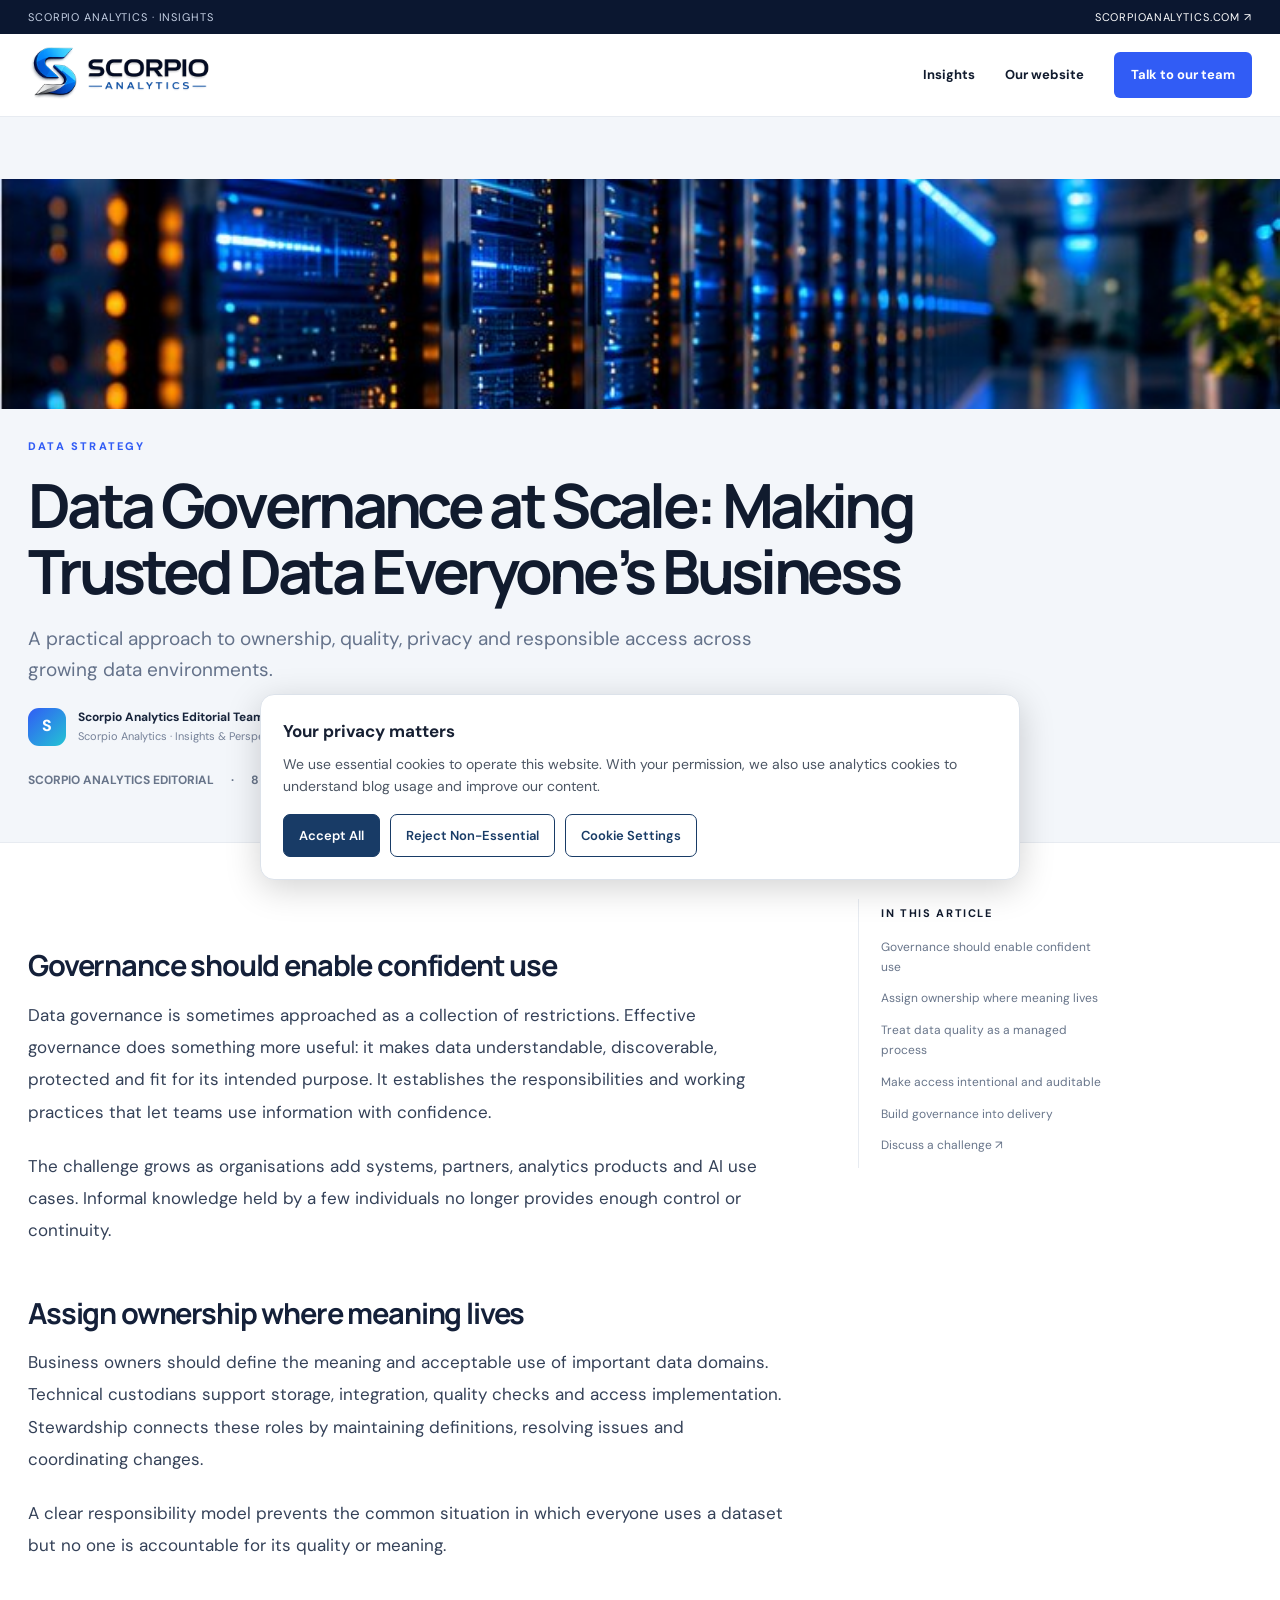
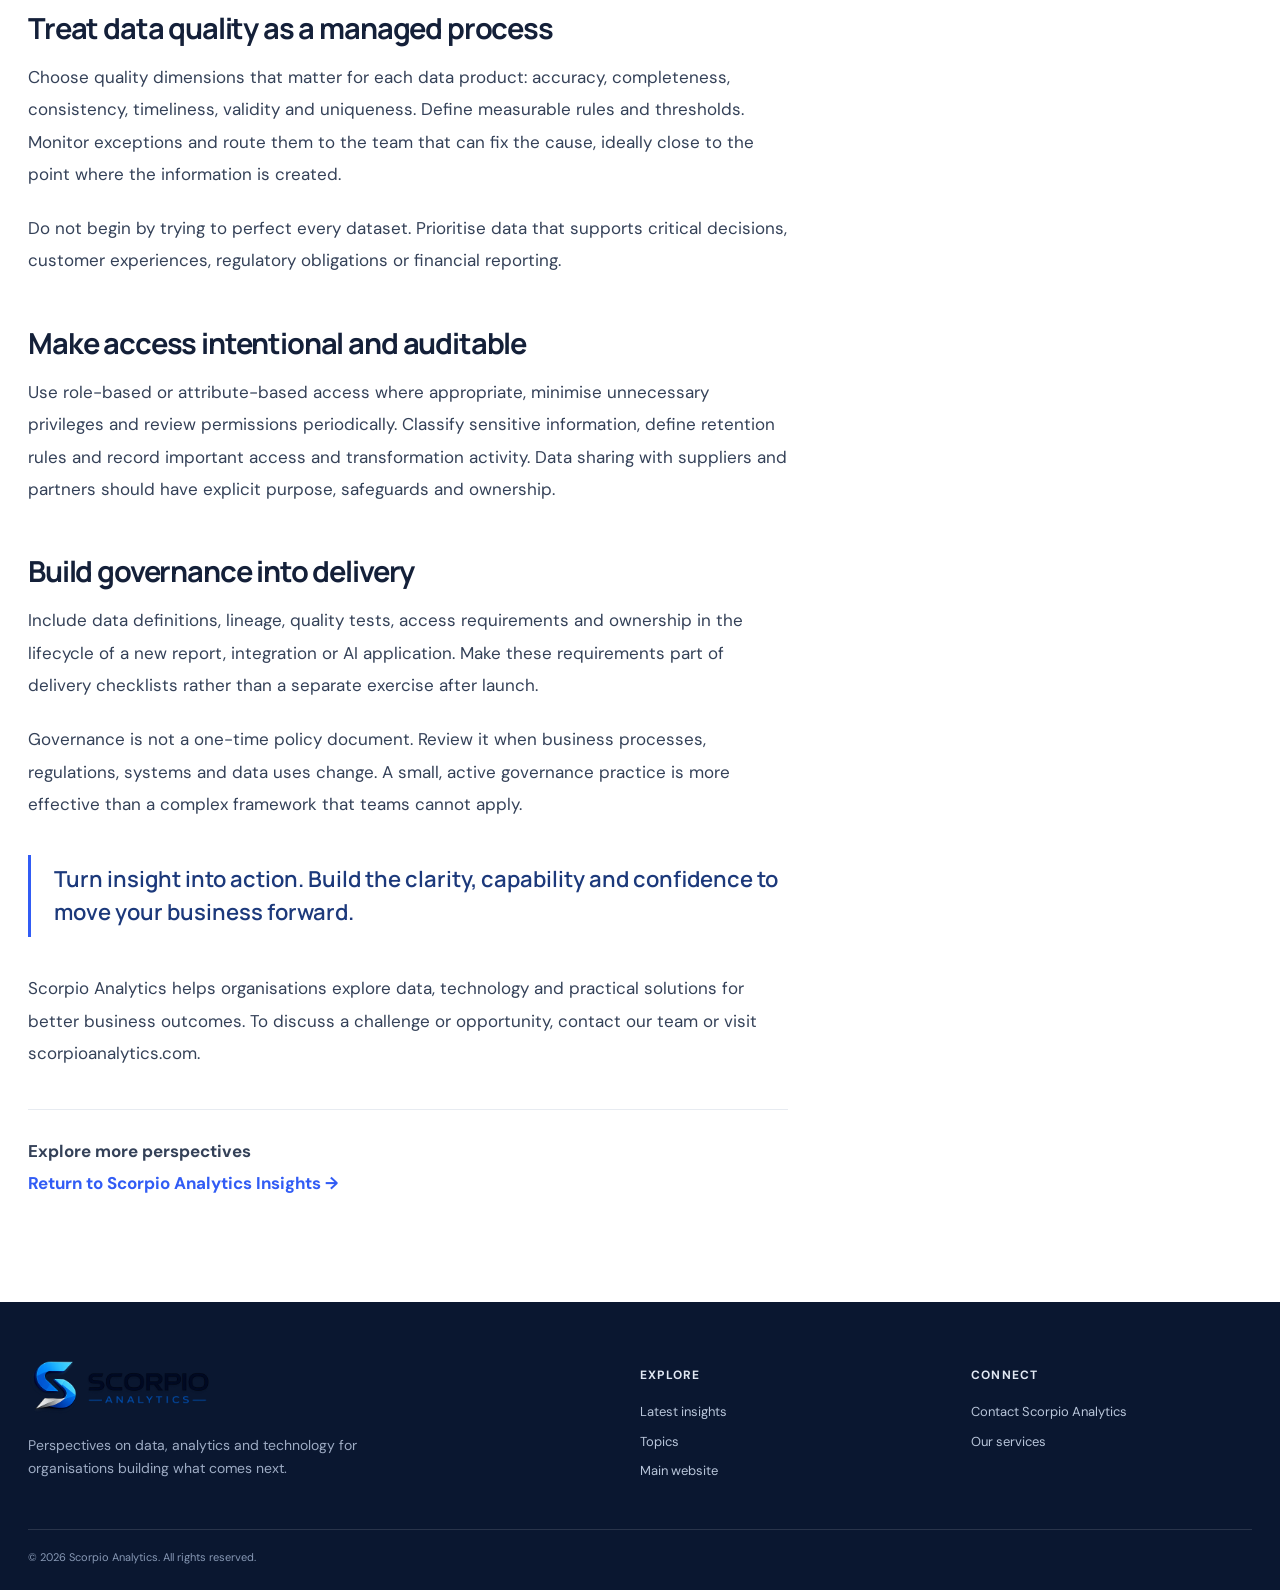
<file: articles/data-governance-at-scale.html>
<!doctype html><html lang="en"><head><meta charset="utf-8"><meta name="viewport" content="width=device-width,initial-scale=1"><title>Data Governance at Scale: Making Trusted Data Everyone’s Business | Scorpio Analytics Insights</title><meta name="description" content="A practical approach to ownership, quality, privacy and responsible access across growing data environments."><link rel="canonical" href="https://blogs.scorpioanalytics.com/articles/data-governance-at-scale.html"><meta property="og:type" content="article"><meta property="og:title" content="Data Governance at Scale: Making Trusted Data Everyone’s Business"><meta property="og:description" content="A practical approach to ownership, quality, privacy and responsible access across growing data environments."><link rel="stylesheet" href="../assets/site.css"><script type="application/ld+json">{"@context": "https://schema.org", "@type": "BlogPosting", "headline": "Data Governance at Scale: Making Trusted Data Everyone’s Business", "description": "A practical approach to ownership, quality, privacy and responsible access across growing data environments.", "author": {"@type": "Organization", "name": "Scorpio Analytics Editorial Team"}, "publisher": {"@type": "Organization", "name": "Scorpio Analytics", "url": "https://scorpioanalytics.com/"}, "mainEntityOfPage": "https://blogs.scorpioanalytics.com/articles/data-governance-at-scale.html", "keywords": ["data governance", "data quality", "data privacy"], "inLanguage": "en"}</script>
<meta property="og:site_name" content="Scorpio Analytics Insights">
<meta property="og:url" content="https://blogs.scorpioanalytics.com/articles/data-governance-at-scale.html">
<meta property="og:locale" content="en_US">
<meta name="twitter:card" content="summary_large_image">
<meta name="twitter:title" content="Data Governance at Scale: Making Trusted Data Everyone’s Business">
<meta name="twitter:description" content="A practical approach to ownership, quality, privacy and responsible access across growing data environments.">
<meta name="author" content="Scorpio Analytics Editorial Team">
<meta name="robots" content="index, follow, max-image-preview:large">
<meta name="keywords" content="data governance, data quality, data privacy">

<link rel="icon" type="image/png" sizes="512x512" href="../assets/brand/favicon.png">
<link rel="apple-touch-icon" href="../assets/brand/apple-touch-icon.png">
<meta property="og:image" content="https://blogs.scorpioanalytics.com/assets/social/data-governance-at-scale.jpg">
<meta name="twitter:image" content="https://blogs.scorpioanalytics.com/assets/social/data-governance-at-scale.jpg">
</head><body><div class="topline"><div class="shell"><span>SCORPIO ANALYTICS · INSIGHTS</span><a href="https://scorpioanalytics.com/">SCORPIOANALYTICS.COM ↗</a></div></div><header><div class="shell nav"><a class="logo" href="../" aria-label="Scorpio Analytics Insights home"><img src="../assets/brand/scorpio-analytics-logo-trim.png" alt="Scorpio Analytics" class="brand-logo"></a><nav class="links"><a href="../">Insights</a><a href="https://scorpioanalytics.com/">Our website</a><a class="pill" href="mailto:support@scorpioanalytics.com">Talk to our team</a></nav></div></header><section class="articlehero"><div class="article-visual"><img src="../assets/images/data-governance-at-scale.jpg" alt="Data Governance at Scale: Making Trusted Data Everyone’s Business" fetchpriority="high" decoding="async"></div><div class="shell"><div class="eyebrow" style="color:#315cf5">Data Strategy</div><h1>Data Governance at Scale: Making Trusted Data Everyone’s Business</h1><p class="dek">A practical approach to ownership, quality, privacy and responsible access across growing data environments.</p>
<div class="editorial-byline">
  <span class="byline-mark">S</span>
  <span><strong>Scorpio Analytics Editorial Team</strong><small>Scorpio Analytics · Insights &amp; Perspectives</small></span>
</div>
</p><div class="articlemeta"><span>SCORPIO ANALYTICS EDITORIAL</span><span>·</span><span>8–10 MIN READ</span><span>·</span><span>INSIGHT ARTICLE</span></div></div></section><main class="shell articlegrid"><article class="prose"><section id="s0"><h2>Governance should enable confident use</h2><p>Data governance is sometimes approached as a collection of restrictions. Effective governance does something more useful: it makes data understandable, discoverable, protected and fit for its intended purpose. It establishes the responsibilities and working practices that let teams use information with confidence.</p><p>The challenge grows as organisations add systems, partners, analytics products and AI use cases. Informal knowledge held by a few individuals no longer provides enough control or continuity.</p></section><section id="s1"><h2>Assign ownership where meaning lives</h2><p>Business owners should define the meaning and acceptable use of important data domains. Technical custodians support storage, integration, quality checks and access implementation. Stewardship connects these roles by maintaining definitions, resolving issues and coordinating changes.</p><p>A clear responsibility model prevents the common situation in which everyone uses a dataset but no one is accountable for its quality or meaning.</p></section><section id="s2"><h2>Treat data quality as a managed process</h2><p>Choose quality dimensions that matter for each data product: accuracy, completeness, consistency, timeliness, validity and uniqueness. Define measurable rules and thresholds. Monitor exceptions and route them to the team that can fix the cause, ideally close to the point where the information is created.</p><p>Do not begin by trying to perfect every dataset. Prioritise data that supports critical decisions, customer experiences, regulatory obligations or financial reporting.</p></section><section id="s3"><h2>Make access intentional and auditable</h2><p>Use role-based or attribute-based access where appropriate, minimise unnecessary privileges and review permissions periodically. Classify sensitive information, define retention rules and record important access and transformation activity. Data sharing with suppliers and partners should have explicit purpose, safeguards and ownership.</p></section><section id="s4"><h2>Build governance into delivery</h2><p>Include data definitions, lineage, quality tests, access requirements and ownership in the lifecycle of a new report, integration or AI application. Make these requirements part of delivery checklists rather than a separate exercise after launch.</p><p>Governance is not a one-time policy document. Review it when business processes, regulations, systems and data uses change. A small, active governance practice is more effective than a complex framework that teams cannot apply.</p></section><blockquote>Turn insight into action. Build the clarity, capability and confidence to move your business forward.</blockquote><p>Scorpio Analytics helps organisations explore data, technology and practical solutions for better business outcomes. To discuss a challenge or opportunity, <a href="mailto:support@scorpioanalytics.com">contact our team</a> or visit <a href="https://scorpioanalytics.com/">scorpioanalytics.com</a>.</p><div class="related"><strong>Explore more perspectives</strong><p><a href="../">Return to Scorpio Analytics Insights →</a></p></div></article><aside class="toc"><strong>In this article</strong><a href="#s0">Governance should enable confident use</a><a href="#s1">Assign ownership where meaning lives</a><a href="#s2">Treat data quality as a managed process</a><a href="#s3">Make access intentional and auditable</a><a href="#s4">Build governance into delivery</a><a href="mailto:support@scorpioanalytics.com">Discuss a challenge ↗</a></aside></main><footer><div class="shell"><div class="footgrid"><div><a class="logo" href="../" aria-label="Scorpio Analytics Insights home"><img src="../assets/brand/scorpio-analytics-logo-trim.png" alt="Scorpio Analytics" class="brand-logo"></a><p>Perspectives on data, analytics and technology for organisations building what comes next.</p></div><div><h4>Explore</h4><a href="../">Latest insights</a><a href="../#topics">Topics</a><a href="https://scorpioanalytics.com/">Main website</a></div><div><h4>Connect</h4><a href="mailto:support@scorpioanalytics.com">Contact Scorpio Analytics</a><a href="https://scorpioanalytics.com/">Our services</a></div></div><div class="copy">© 2026 Scorpio Analytics. All rights reserved.</div></div></footer>  <script src="/assets/js/cookie-consent.js"></script>
</body></html>
</file>
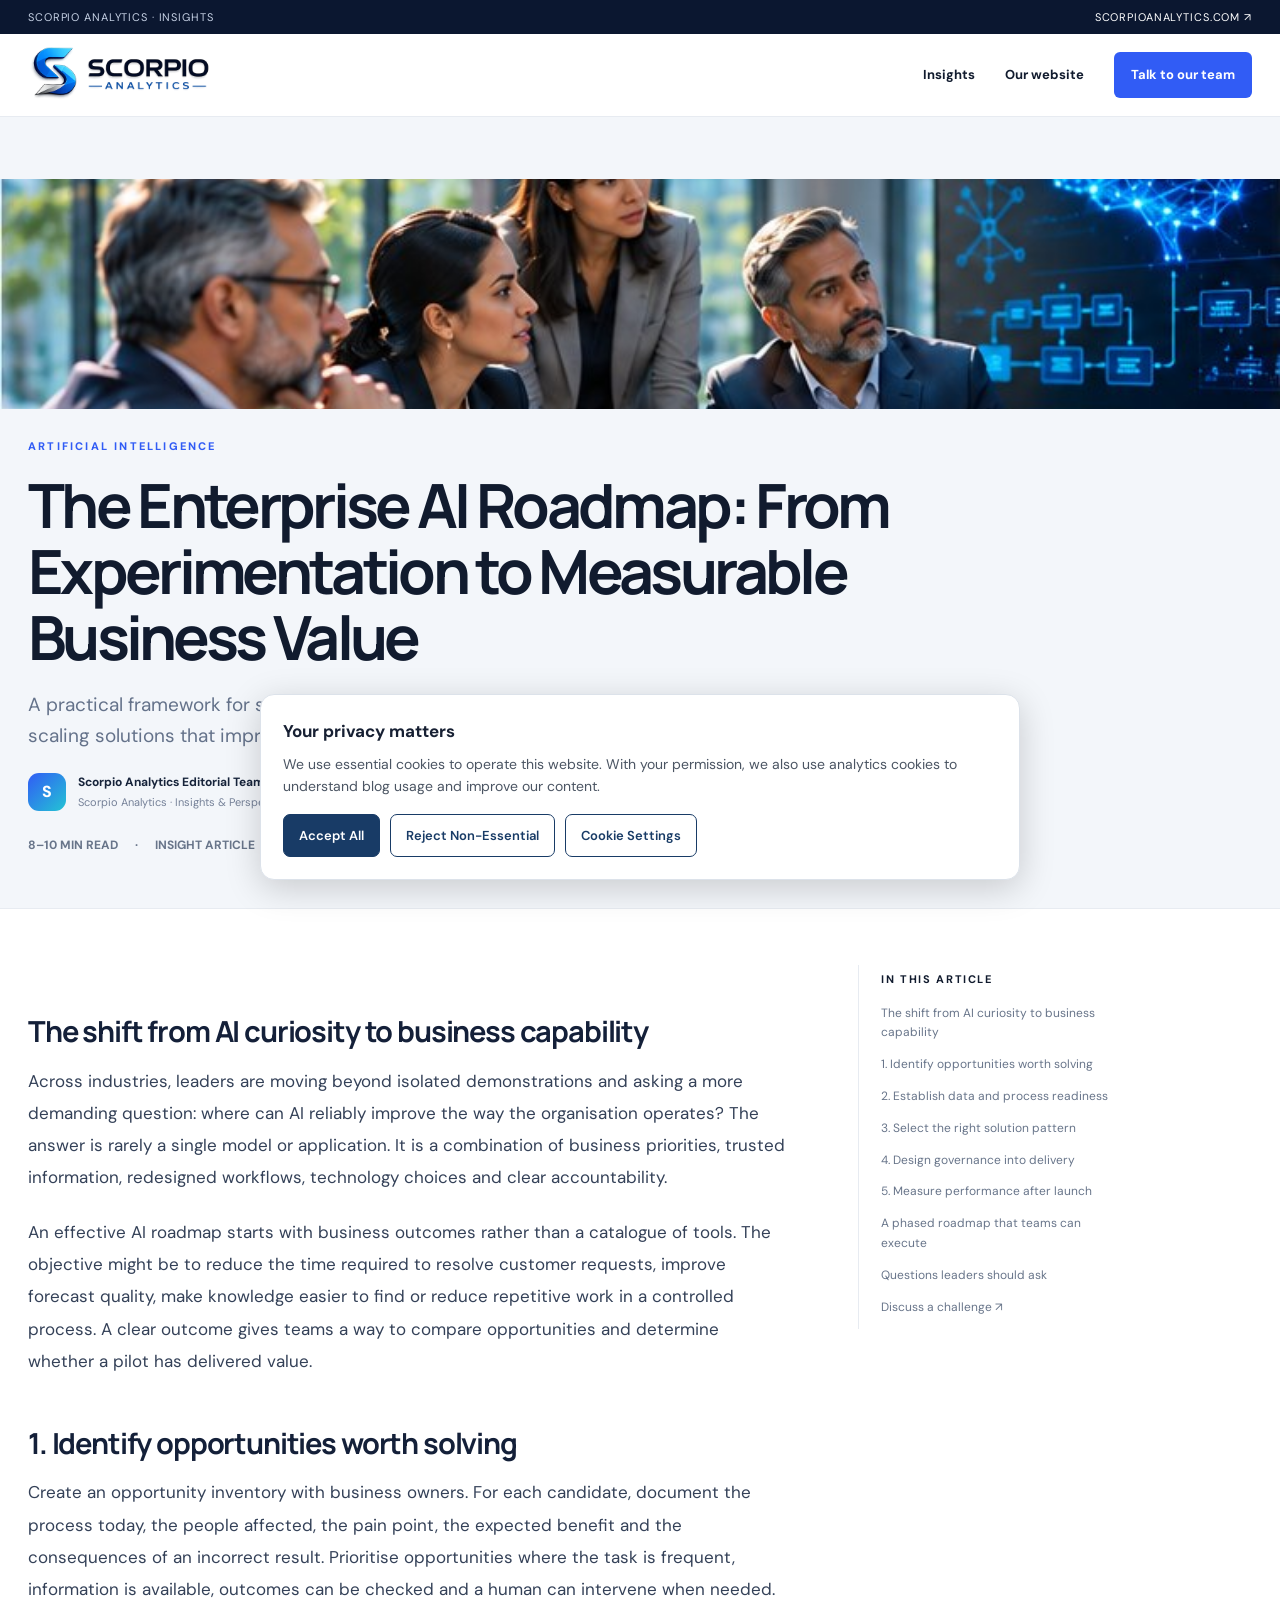
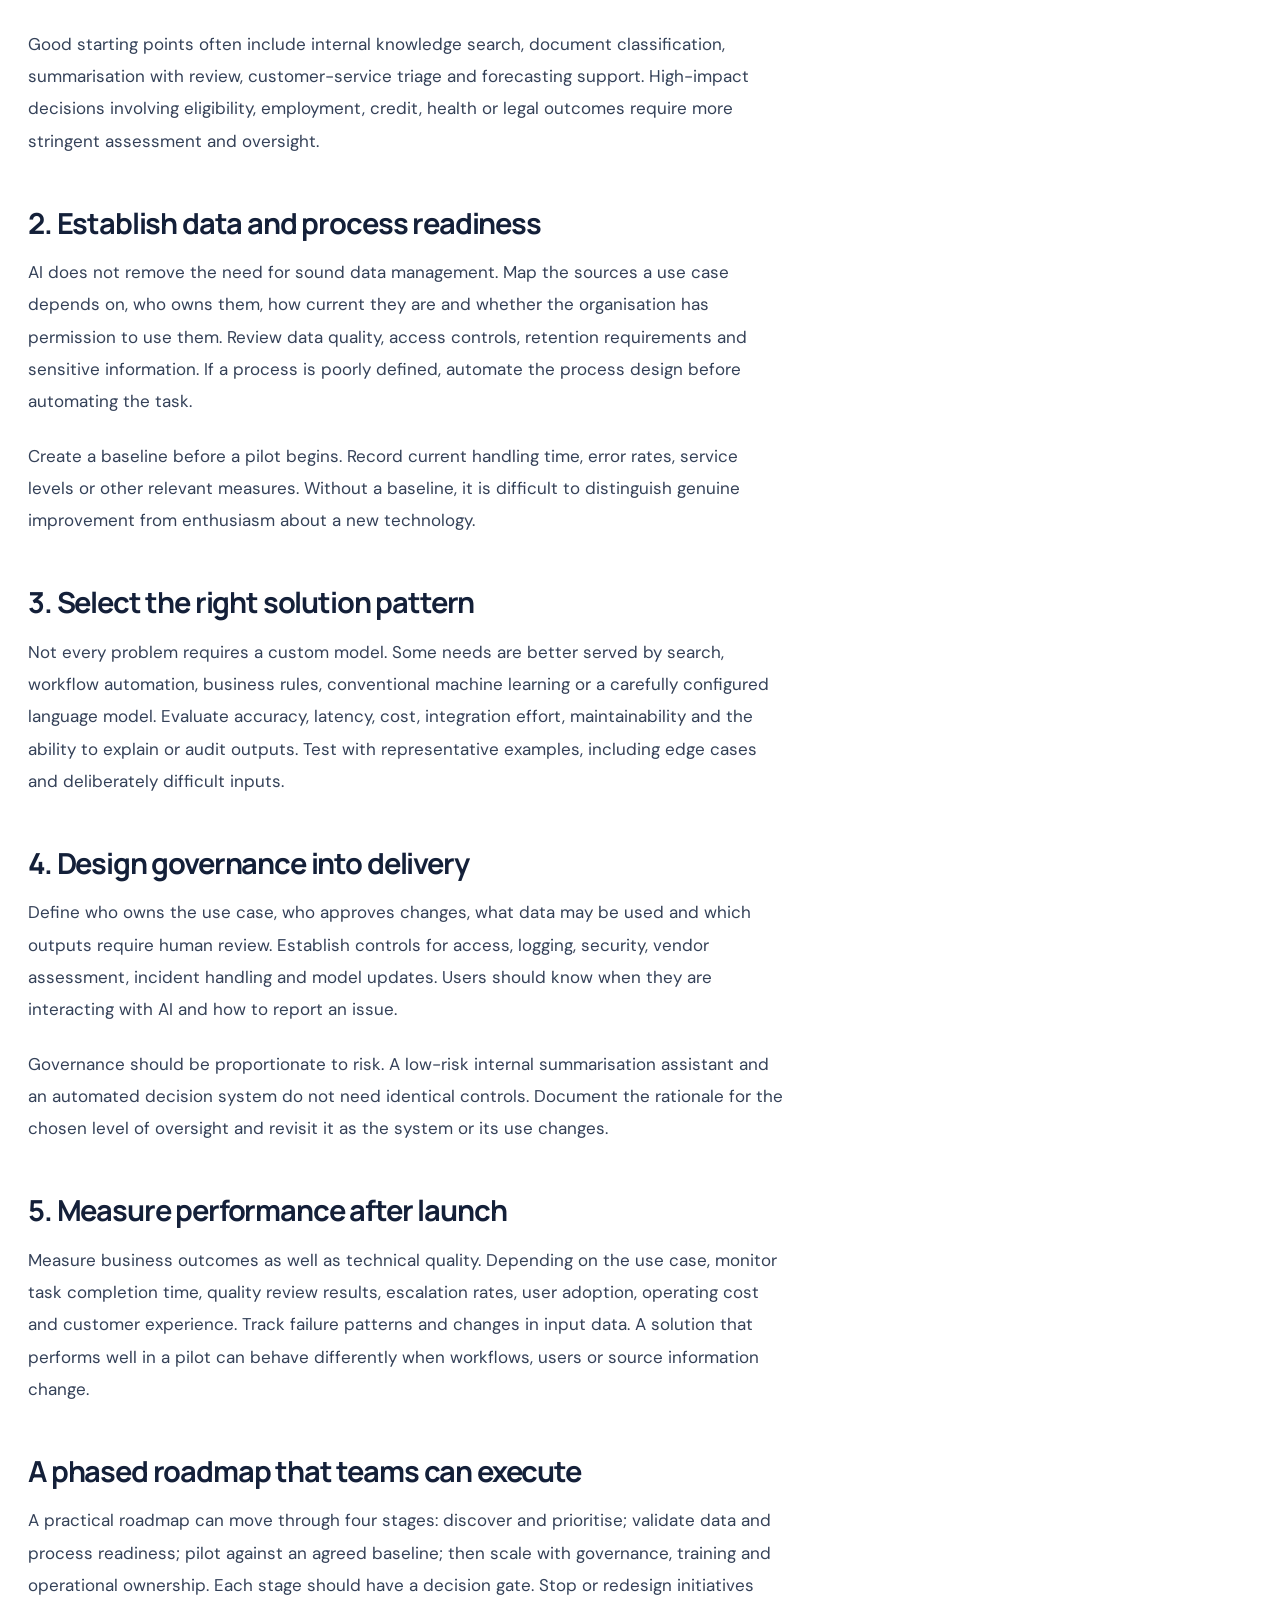
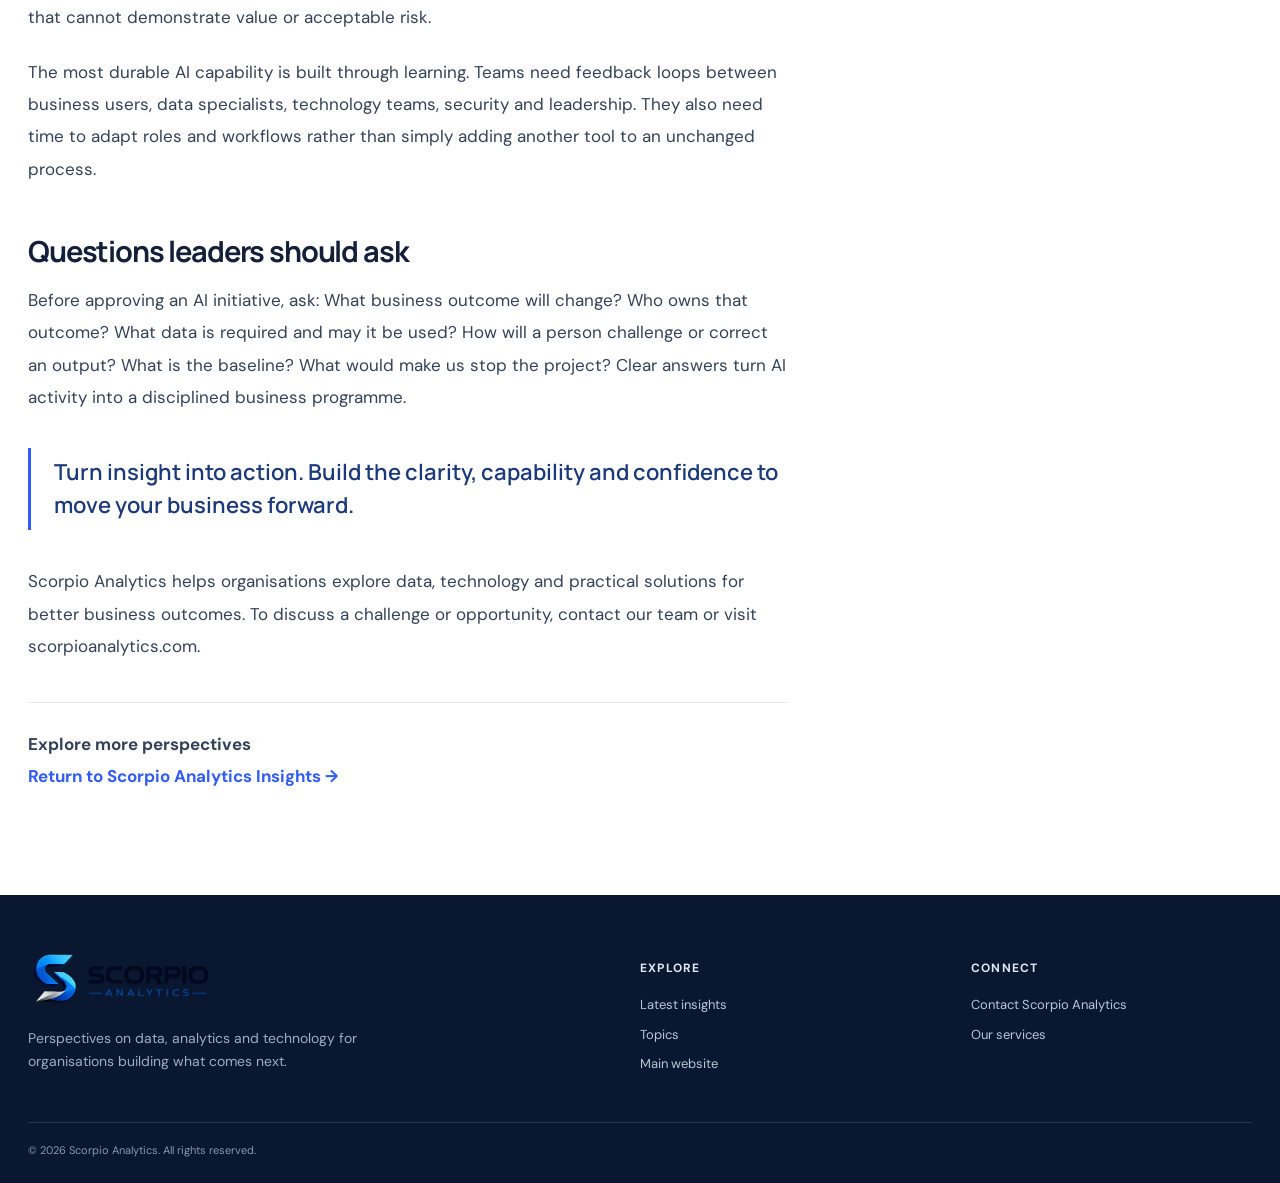
<file: articles/enterprise-ai-roadmap.html>
<!doctype html><html lang="en"><head><meta charset="utf-8"><meta name="viewport" content="width=device-width,initial-scale=1"><title>The Enterprise AI Roadmap: From Experimentation to Measurable Business Value | Scorpio Analytics Insights</title><meta name="description" content="A practical framework for selecting AI opportunities, preparing data, governing risk and scaling solutions that improve real business outcomes."><link rel="canonical" href="https://blogs.scorpioanalytics.com/articles/enterprise-ai-roadmap.html"><meta property="og:type" content="article"><meta property="og:title" content="The Enterprise AI Roadmap: From Experimentation to Measurable Business Value"><meta property="og:description" content="A practical framework for selecting AI opportunities, preparing data, governing risk and scaling solutions that improve real business outcomes."><link rel="stylesheet" href="../assets/site.css"><script type="application/ld+json">{"@context": "https://schema.org", "@type": "BlogPosting", "headline": "The Enterprise AI Roadmap: From Experimentation to Measurable Business Value", "description": "A practical framework for selecting AI opportunities, preparing data, governing risk and scaling solutions that improve real business outcomes.", "author": {"@type": "Organization", "name": "Scorpio Analytics Editorial Team"}, "publisher": {"@type": "Organization", "name": "Scorpio Analytics", "url": "https://scorpioanalytics.com/"}, "mainEntityOfPage": "https://blogs.scorpioanalytics.com/articles/enterprise-ai-roadmap.html", "keywords": ["enterprise AI strategy", "AI implementation", "business AI roadmap"], "inLanguage": "en"}</script>
<meta property="og:site_name" content="Scorpio Analytics Insights">
<meta property="og:url" content="https://blogs.scorpioanalytics.com/articles/enterprise-ai-roadmap.html">
<meta property="og:locale" content="en_US">
<meta name="twitter:card" content="summary_large_image">
<meta name="twitter:title" content="The Enterprise AI Roadmap: From Experimentation to Measurable Business Value">
<meta name="twitter:description" content="A practical framework for selecting AI opportunities, preparing data, governing risk and scaling solutions that improve real business outcomes.">
<meta name="author" content="Scorpio Analytics Editorial Team">
<meta name="robots" content="index, follow, max-image-preview:large">
<meta name="keywords" content="enterprise AI strategy, AI implementation, business AI roadmap">

<link rel="icon" type="image/png" sizes="512x512" href="../assets/brand/favicon.png">
<link rel="apple-touch-icon" href="../assets/brand/apple-touch-icon.png">
<meta property="og:image" content="https://blogs.scorpioanalytics.com/assets/social/enterprise-ai-roadmap.jpg">
<meta name="twitter:image" content="https://blogs.scorpioanalytics.com/assets/social/enterprise-ai-roadmap.jpg">
</head><body><div class="topline"><div class="shell"><span>SCORPIO ANALYTICS · INSIGHTS</span><a href="https://scorpioanalytics.com/">SCORPIOANALYTICS.COM ↗</a></div></div><header><div class="shell nav"><a class="logo" href="../" aria-label="Scorpio Analytics Insights home"><img src="../assets/brand/scorpio-analytics-logo-trim.png" alt="Scorpio Analytics" class="brand-logo"></a><nav class="links"><a href="../">Insights</a><a href="https://scorpioanalytics.com/">Our website</a><a class="pill" href="mailto:support@scorpioanalytics.com">Talk to our team</a></nav></div></header><section class="articlehero"><div class="article-visual"><img src="../assets/images/enterprise-ai-roadmap.jpg" alt="The Enterprise AI Roadmap: From Experimentation to Measurable Business Value" fetchpriority="high" decoding="async"></div><div class="shell"><div class="eyebrow" style="color:#315cf5">Artificial Intelligence</div><h1>The Enterprise AI Roadmap: From Experimentation to Measurable Business Value</h1><p class="dek">A practical framework for selecting AI opportunities, preparing data, governing risk and scaling solutions that improve real business outcomes.</p>
<div class="editorial-byline">
  <span class="byline-mark">S</span>
  <span><strong>Scorpio Analytics Editorial Team</strong><small>Scorpio Analytics · Insights &amp; Perspectives</small></span>
</div>
<div class="articlemeta"><span>8–10 MIN READ</span><span>·</span><span>INSIGHT ARTICLE</span></div></div></section><main class="shell articlegrid"><article class="prose"><section id="s0"><h2>The shift from AI curiosity to business capability</h2><p>Across industries, leaders are moving beyond isolated demonstrations and asking a more demanding question: where can AI reliably improve the way the organisation operates? The answer is rarely a single model or application. It is a combination of business priorities, trusted information, redesigned workflows, technology choices and clear accountability.</p><p>An effective AI roadmap starts with business outcomes rather than a catalogue of tools. The objective might be to reduce the time required to resolve customer requests, improve forecast quality, make knowledge easier to find or reduce repetitive work in a controlled process. A clear outcome gives teams a way to compare opportunities and determine whether a pilot has delivered value.</p></section><section id="s1"><h2>1. Identify opportunities worth solving</h2><p>Create an opportunity inventory with business owners. For each candidate, document the process today, the people affected, the pain point, the expected benefit and the consequences of an incorrect result. Prioritise opportunities where the task is frequent, information is available, outcomes can be checked and a human can intervene when needed.</p><p>Good starting points often include internal knowledge search, document classification, summarisation with review, customer-service triage and forecasting support. High-impact decisions involving eligibility, employment, credit, health or legal outcomes require more stringent assessment and oversight.</p></section><section id="s2"><h2>2. Establish data and process readiness</h2><p>AI does not remove the need for sound data management. Map the sources a use case depends on, who owns them, how current they are and whether the organisation has permission to use them. Review data quality, access controls, retention requirements and sensitive information. If a process is poorly defined, automate the process design before automating the task.</p><p>Create a baseline before a pilot begins. Record current handling time, error rates, service levels or other relevant measures. Without a baseline, it is difficult to distinguish genuine improvement from enthusiasm about a new technology.</p></section><section id="s3"><h2>3. Select the right solution pattern</h2><p>Not every problem requires a custom model. Some needs are better served by search, workflow automation, business rules, conventional machine learning or a carefully configured language model. Evaluate accuracy, latency, cost, integration effort, maintainability and the ability to explain or audit outputs. Test with representative examples, including edge cases and deliberately difficult inputs.</p></section><section id="s4"><h2>4. Design governance into delivery</h2><p>Define who owns the use case, who approves changes, what data may be used and which outputs require human review. Establish controls for access, logging, security, vendor assessment, incident handling and model updates. Users should know when they are interacting with AI and how to report an issue.</p><p>Governance should be proportionate to risk. A low-risk internal summarisation assistant and an automated decision system do not need identical controls. Document the rationale for the chosen level of oversight and revisit it as the system or its use changes.</p></section><section id="s5"><h2>5. Measure performance after launch</h2><p>Measure business outcomes as well as technical quality. Depending on the use case, monitor task completion time, quality review results, escalation rates, user adoption, operating cost and customer experience. Track failure patterns and changes in input data. A solution that performs well in a pilot can behave differently when workflows, users or source information change.</p></section><section id="s6"><h2>A phased roadmap that teams can execute</h2><p>A practical roadmap can move through four stages: discover and prioritise; validate data and process readiness; pilot against an agreed baseline; then scale with governance, training and operational ownership. Each stage should have a decision gate. Stop or redesign initiatives that cannot demonstrate value or acceptable risk.</p><p>The most durable AI capability is built through learning. Teams need feedback loops between business users, data specialists, technology teams, security and leadership. They also need time to adapt roles and workflows rather than simply adding another tool to an unchanged process.</p></section><section id="s7"><h2>Questions leaders should ask</h2><p>Before approving an AI initiative, ask: What business outcome will change? Who owns that outcome? What data is required and may it be used? How will a person challenge or correct an output? What is the baseline? What would make us stop the project? Clear answers turn AI activity into a disciplined business programme.</p></section><blockquote>Turn insight into action. Build the clarity, capability and confidence to move your business forward.</blockquote><p>Scorpio Analytics helps organisations explore data, technology and practical solutions for better business outcomes. To discuss a challenge or opportunity, <a href="mailto:support@scorpioanalytics.com">contact our team</a> or visit <a href="https://scorpioanalytics.com/">scorpioanalytics.com</a>.</p><div class="related"><strong>Explore more perspectives</strong><p><a href="../">Return to Scorpio Analytics Insights →</a></p></div></article><aside class="toc"><strong>In this article</strong><a href="#s0">The shift from AI curiosity to business capability</a><a href="#s1">1. Identify opportunities worth solving</a><a href="#s2">2. Establish data and process readiness</a><a href="#s3">3. Select the right solution pattern</a><a href="#s4">4. Design governance into delivery</a><a href="#s5">5. Measure performance after launch</a><a href="#s6">A phased roadmap that teams can execute</a><a href="#s7">Questions leaders should ask</a><a href="mailto:support@scorpioanalytics.com">Discuss a challenge ↗</a></aside></main><footer><div class="shell"><div class="footgrid"><div><a class="logo" href="../" aria-label="Scorpio Analytics Insights home"><img src="../assets/brand/scorpio-analytics-logo-trim.png" alt="Scorpio Analytics" class="brand-logo"></a><p>Perspectives on data, analytics and technology for organisations building what comes next.</p></div><div><h4>Explore</h4><a href="../">Latest insights</a><a href="../#topics">Topics</a><a href="https://scorpioanalytics.com/">Main website</a></div><div><h4>Connect</h4><a href="mailto:support@scorpioanalytics.com">Contact Scorpio Analytics</a><a href="https://scorpioanalytics.com/">Our services</a></div></div><div class="copy">© 2026 Scorpio Analytics. All rights reserved.</div></div></footer>  <script src="/assets/js/cookie-consent.js"></script>
</body></html>
</file>
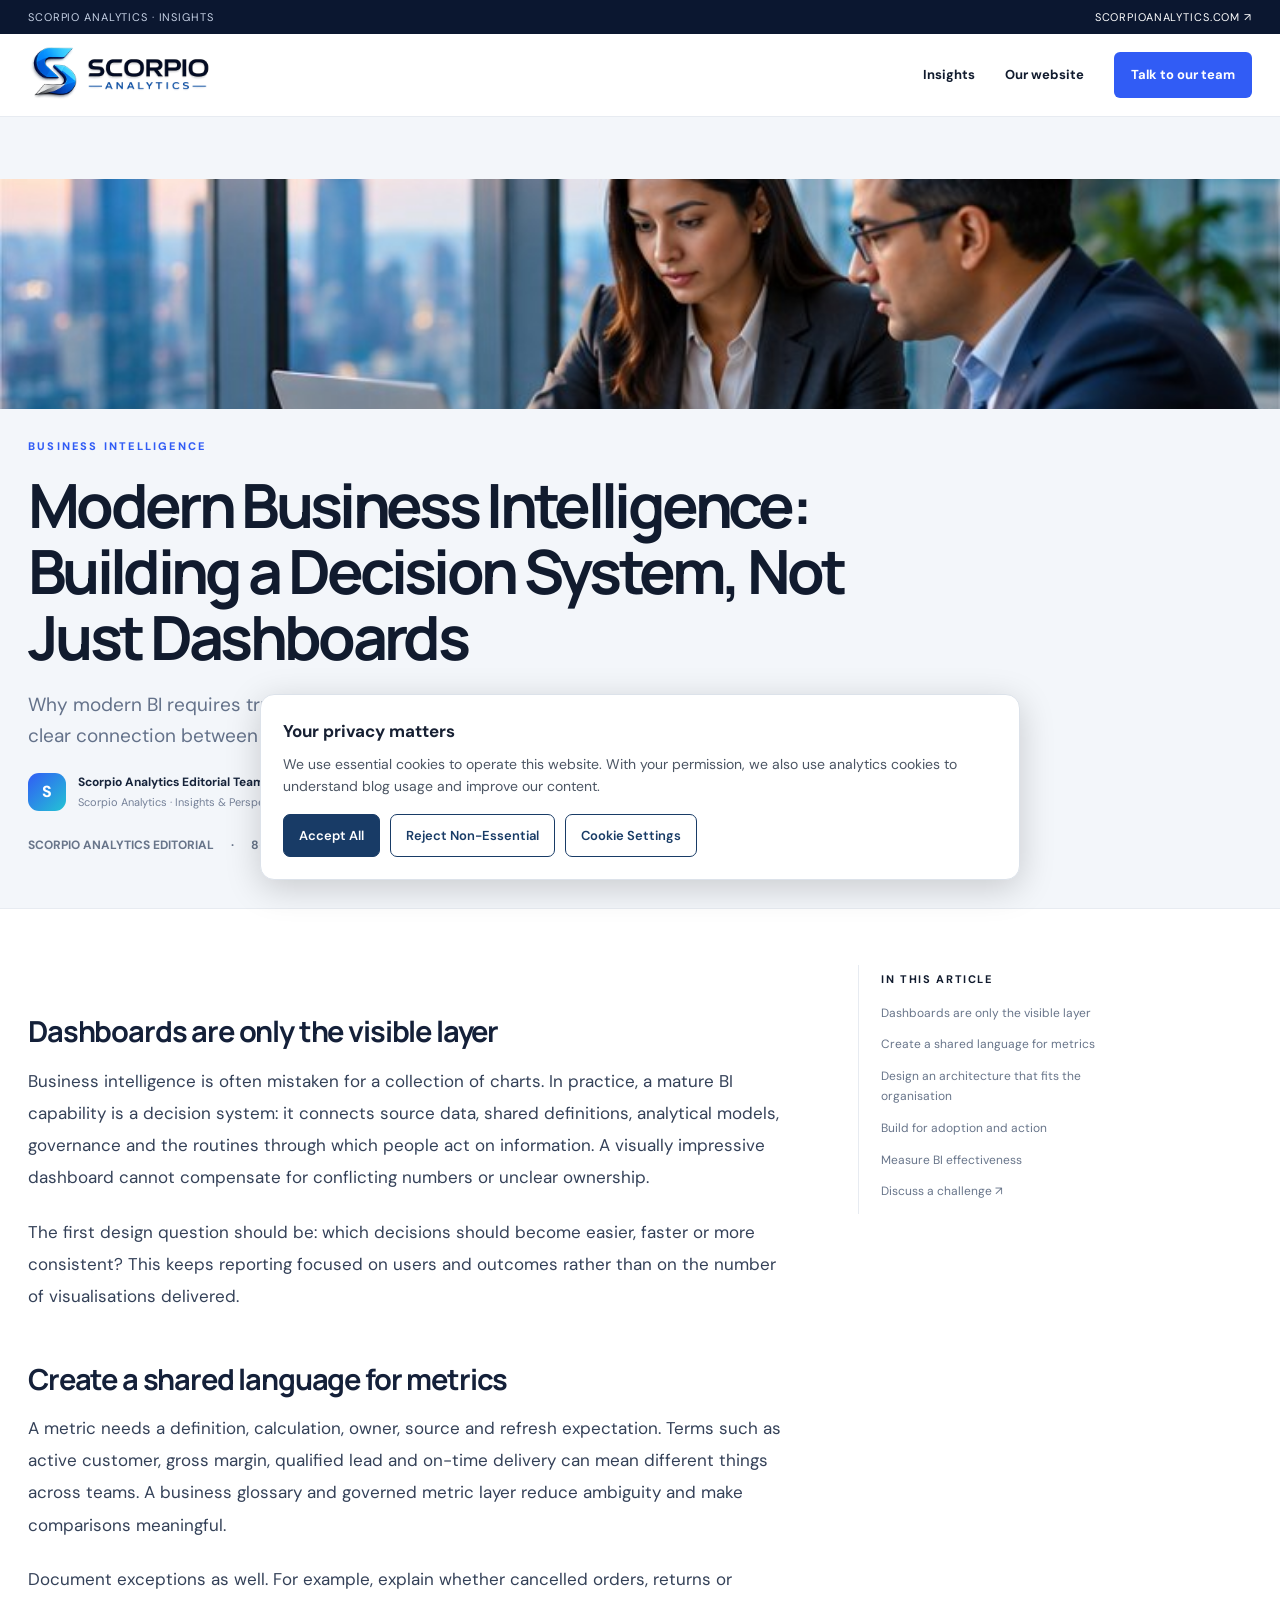
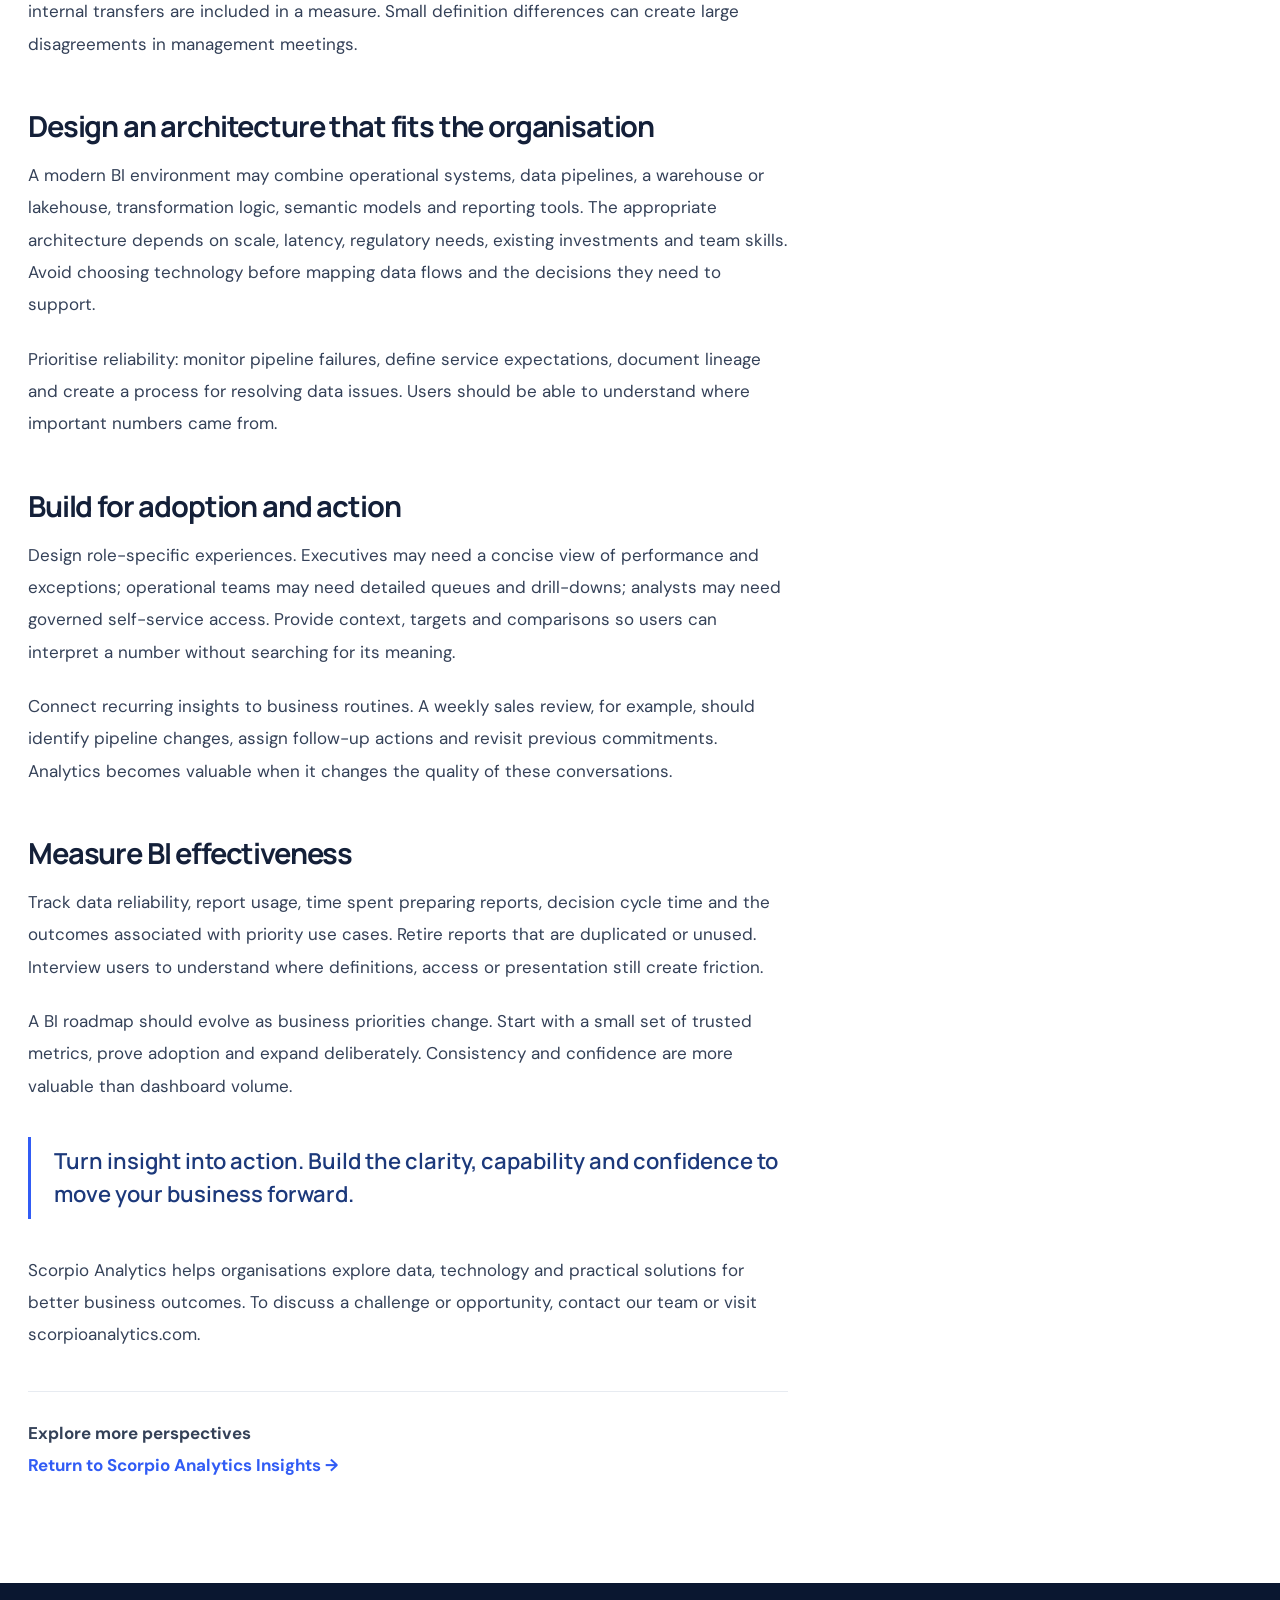
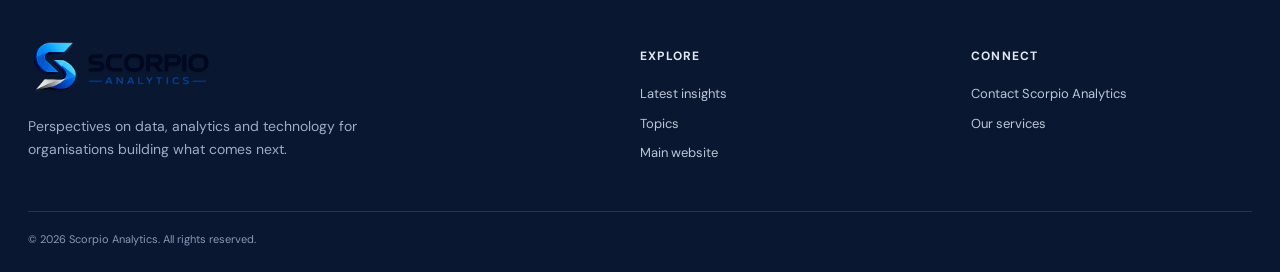
<file: articles/modern-business-intelligence.html>
<!doctype html><html lang="en"><head><meta charset="utf-8"><meta name="viewport" content="width=device-width,initial-scale=1"><title>Modern Business Intelligence: Building a Decision System, Not Just Dashboards | Scorpio Analytics Insights</title><meta name="description" content="Why modern BI requires trusted metrics, thoughtful data architecture, adoption and a clear connection between insight and action."><link rel="canonical" href="https://blogs.scorpioanalytics.com/articles/modern-business-intelligence.html"><meta property="og:type" content="article"><meta property="og:title" content="Modern Business Intelligence: Building a Decision System, Not Just Dashboards"><meta property="og:description" content="Why modern BI requires trusted metrics, thoughtful data architecture, adoption and a clear connection between insight and action."><link rel="stylesheet" href="../assets/site.css"><script type="application/ld+json">{"@context": "https://schema.org", "@type": "BlogPosting", "headline": "Modern Business Intelligence: Building a Decision System, Not Just Dashboards", "description": "Why modern BI requires trusted metrics, thoughtful data architecture, adoption and a clear connection between insight and action.", "author": {"@type": "Organization", "name": "Scorpio Analytics Editorial Team"}, "publisher": {"@type": "Organization", "name": "Scorpio Analytics", "url": "https://scorpioanalytics.com/"}, "mainEntityOfPage": "https://blogs.scorpioanalytics.com/articles/modern-business-intelligence.html", "keywords": ["business intelligence", "BI strategy", "data-driven decisions"], "inLanguage": "en"}</script>
<meta property="og:site_name" content="Scorpio Analytics Insights">
<meta property="og:url" content="https://blogs.scorpioanalytics.com/articles/modern-business-intelligence.html">
<meta property="og:locale" content="en_US">
<meta name="twitter:card" content="summary_large_image">
<meta name="twitter:title" content="Modern Business Intelligence: Building a Decision System, Not Just Dashboards">
<meta name="twitter:description" content="Why modern BI requires trusted metrics, thoughtful data architecture, adoption and a clear connection between insight and action.">
<meta name="author" content="Scorpio Analytics Editorial Team">
<meta name="robots" content="index, follow, max-image-preview:large">
<meta name="keywords" content="business intelligence, BI strategy, data-driven decisions">

<link rel="icon" type="image/png" sizes="512x512" href="../assets/brand/favicon.png">
<link rel="apple-touch-icon" href="../assets/brand/apple-touch-icon.png">
<meta property="og:image" content="https://blogs.scorpioanalytics.com/assets/social/modern-business-intelligence.jpg">
<meta name="twitter:image" content="https://blogs.scorpioanalytics.com/assets/social/modern-business-intelligence.jpg">
</head><body><div class="topline"><div class="shell"><span>SCORPIO ANALYTICS · INSIGHTS</span><a href="https://scorpioanalytics.com/">SCORPIOANALYTICS.COM ↗</a></div></div><header><div class="shell nav"><a class="logo" href="../" aria-label="Scorpio Analytics Insights home"><img src="../assets/brand/scorpio-analytics-logo-trim.png" alt="Scorpio Analytics" class="brand-logo"></a><nav class="links"><a href="../">Insights</a><a href="https://scorpioanalytics.com/">Our website</a><a class="pill" href="mailto:support@scorpioanalytics.com">Talk to our team</a></nav></div></header><section class="articlehero"><div class="article-visual"><img src="../assets/images/modern-business-intelligence.jpg" alt="Modern Business Intelligence: Building a Decision System, Not Just Dashboards" fetchpriority="high" decoding="async"></div><div class="shell"><div class="eyebrow" style="color:#315cf5">Business Intelligence</div><h1>Modern Business Intelligence: Building a Decision System, Not Just Dashboards</h1><p class="dek">Why modern BI requires trusted metrics, thoughtful data architecture, adoption and a clear connection between insight and action.</p>
<div class="editorial-byline">
  <span class="byline-mark">S</span>
  <span><strong>Scorpio Analytics Editorial Team</strong><small>Scorpio Analytics · Insights &amp; Perspectives</small></span>
</div>
</p><div class="articlemeta"><span>SCORPIO ANALYTICS EDITORIAL</span><span>·</span><span>8–10 MIN READ</span><span>·</span><span>INSIGHT ARTICLE</span></div></div></section><main class="shell articlegrid"><article class="prose"><section id="s0"><h2>Dashboards are only the visible layer</h2><p>Business intelligence is often mistaken for a collection of charts. In practice, a mature BI capability is a decision system: it connects source data, shared definitions, analytical models, governance and the routines through which people act on information. A visually impressive dashboard cannot compensate for conflicting numbers or unclear ownership.</p><p>The first design question should be: which decisions should become easier, faster or more consistent? This keeps reporting focused on users and outcomes rather than on the number of visualisations delivered.</p></section><section id="s1"><h2>Create a shared language for metrics</h2><p>A metric needs a definition, calculation, owner, source and refresh expectation. Terms such as active customer, gross margin, qualified lead and on-time delivery can mean different things across teams. A business glossary and governed metric layer reduce ambiguity and make comparisons meaningful.</p><p>Document exceptions as well. For example, explain whether cancelled orders, returns or internal transfers are included in a measure. Small definition differences can create large disagreements in management meetings.</p></section><section id="s2"><h2>Design an architecture that fits the organisation</h2><p>A modern BI environment may combine operational systems, data pipelines, a warehouse or lakehouse, transformation logic, semantic models and reporting tools. The appropriate architecture depends on scale, latency, regulatory needs, existing investments and team skills. Avoid choosing technology before mapping data flows and the decisions they need to support.</p><p>Prioritise reliability: monitor pipeline failures, define service expectations, document lineage and create a process for resolving data issues. Users should be able to understand where important numbers came from.</p></section><section id="s3"><h2>Build for adoption and action</h2><p>Design role-specific experiences. Executives may need a concise view of performance and exceptions; operational teams may need detailed queues and drill-downs; analysts may need governed self-service access. Provide context, targets and comparisons so users can interpret a number without searching for its meaning.</p><p>Connect recurring insights to business routines. A weekly sales review, for example, should identify pipeline changes, assign follow-up actions and revisit previous commitments. Analytics becomes valuable when it changes the quality of these conversations.</p></section><section id="s4"><h2>Measure BI effectiveness</h2><p>Track data reliability, report usage, time spent preparing reports, decision cycle time and the outcomes associated with priority use cases. Retire reports that are duplicated or unused. Interview users to understand where definitions, access or presentation still create friction.</p><p>A BI roadmap should evolve as business priorities change. Start with a small set of trusted metrics, prove adoption and expand deliberately. Consistency and confidence are more valuable than dashboard volume.</p></section><blockquote>Turn insight into action. Build the clarity, capability and confidence to move your business forward.</blockquote><p>Scorpio Analytics helps organisations explore data, technology and practical solutions for better business outcomes. To discuss a challenge or opportunity, <a href="mailto:support@scorpioanalytics.com">contact our team</a> or visit <a href="https://scorpioanalytics.com/">scorpioanalytics.com</a>.</p><div class="related"><strong>Explore more perspectives</strong><p><a href="../">Return to Scorpio Analytics Insights →</a></p></div></article><aside class="toc"><strong>In this article</strong><a href="#s0">Dashboards are only the visible layer</a><a href="#s1">Create a shared language for metrics</a><a href="#s2">Design an architecture that fits the organisation</a><a href="#s3">Build for adoption and action</a><a href="#s4">Measure BI effectiveness</a><a href="mailto:support@scorpioanalytics.com">Discuss a challenge ↗</a></aside></main><footer><div class="shell"><div class="footgrid"><div><a class="logo" href="../" aria-label="Scorpio Analytics Insights home"><img src="../assets/brand/scorpio-analytics-logo-trim.png" alt="Scorpio Analytics" class="brand-logo"></a><p>Perspectives on data, analytics and technology for organisations building what comes next.</p></div><div><h4>Explore</h4><a href="../">Latest insights</a><a href="../#topics">Topics</a><a href="https://scorpioanalytics.com/">Main website</a></div><div><h4>Connect</h4><a href="mailto:support@scorpioanalytics.com">Contact Scorpio Analytics</a><a href="https://scorpioanalytics.com/">Our services</a></div></div><div class="copy">© 2026 Scorpio Analytics. All rights reserved.</div></div></footer>  <script src="/assets/js/cookie-consent.js"></script>
</body></html>
</file>
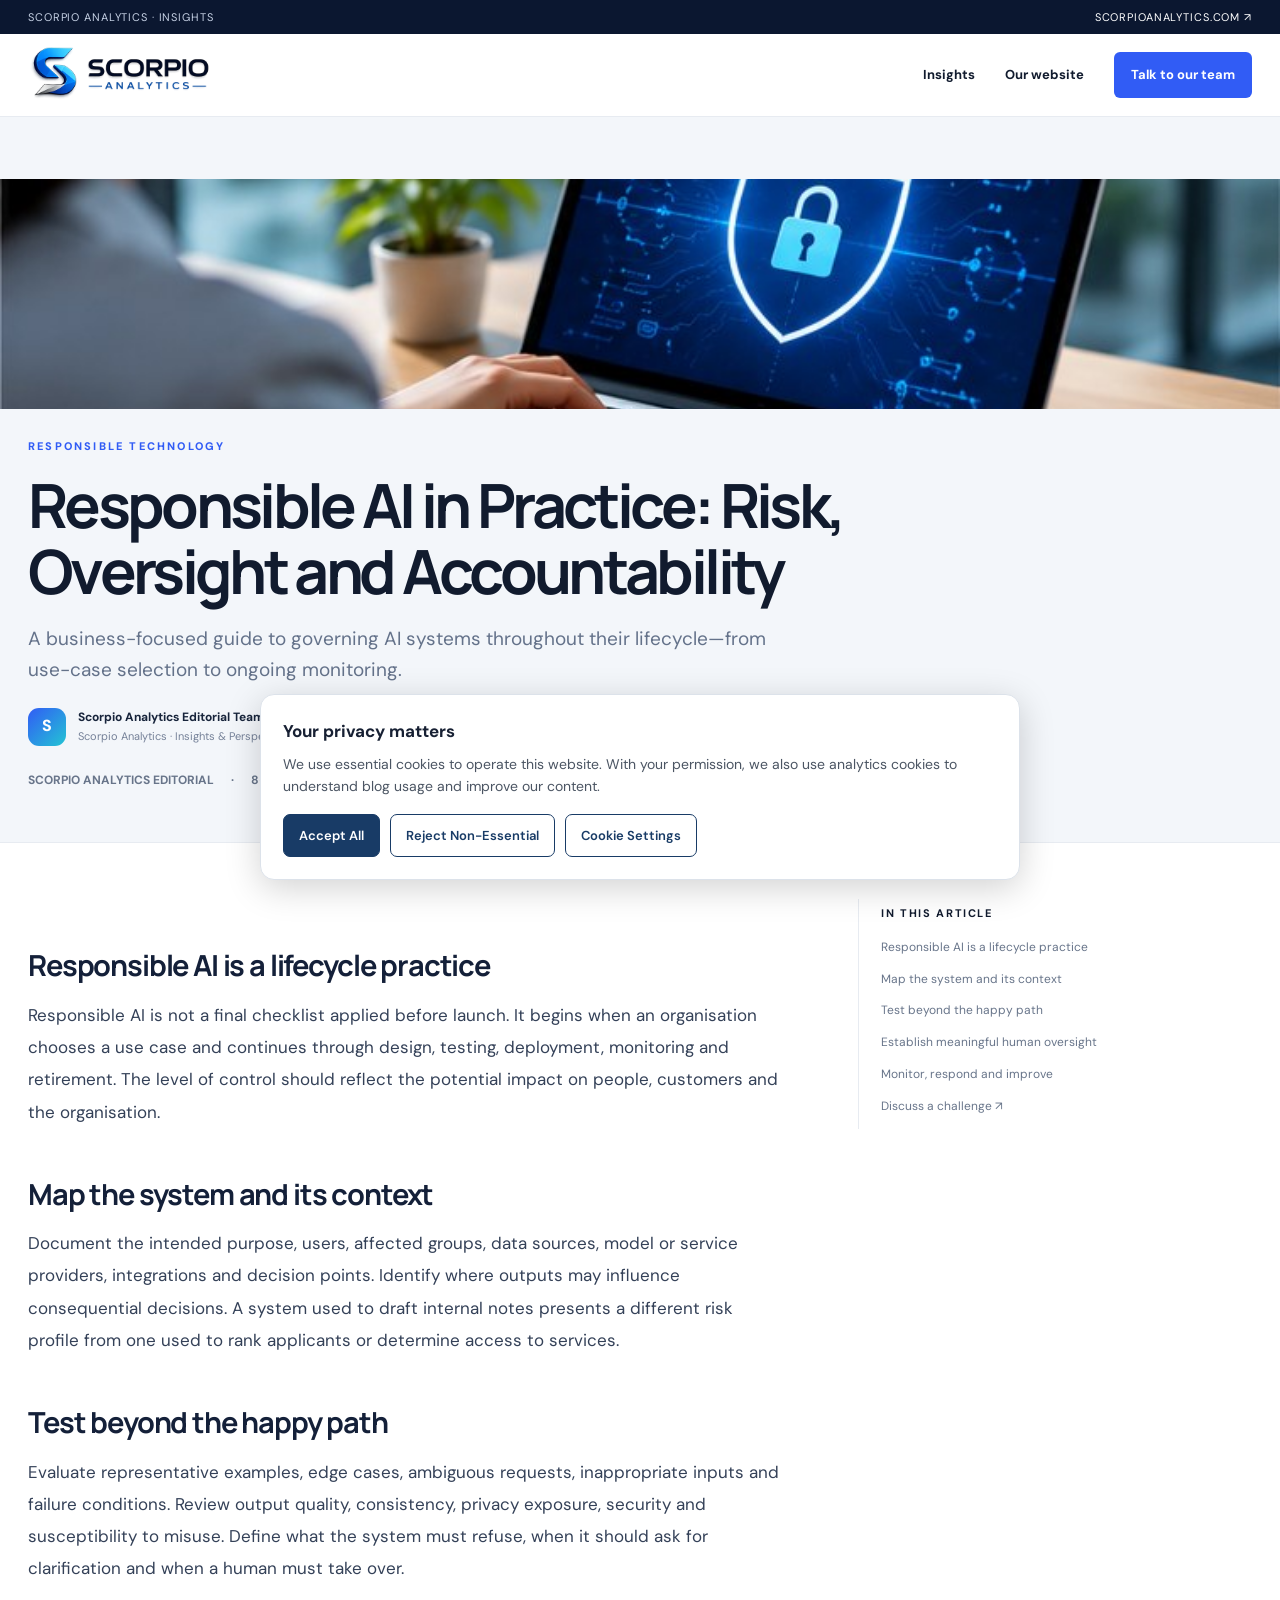
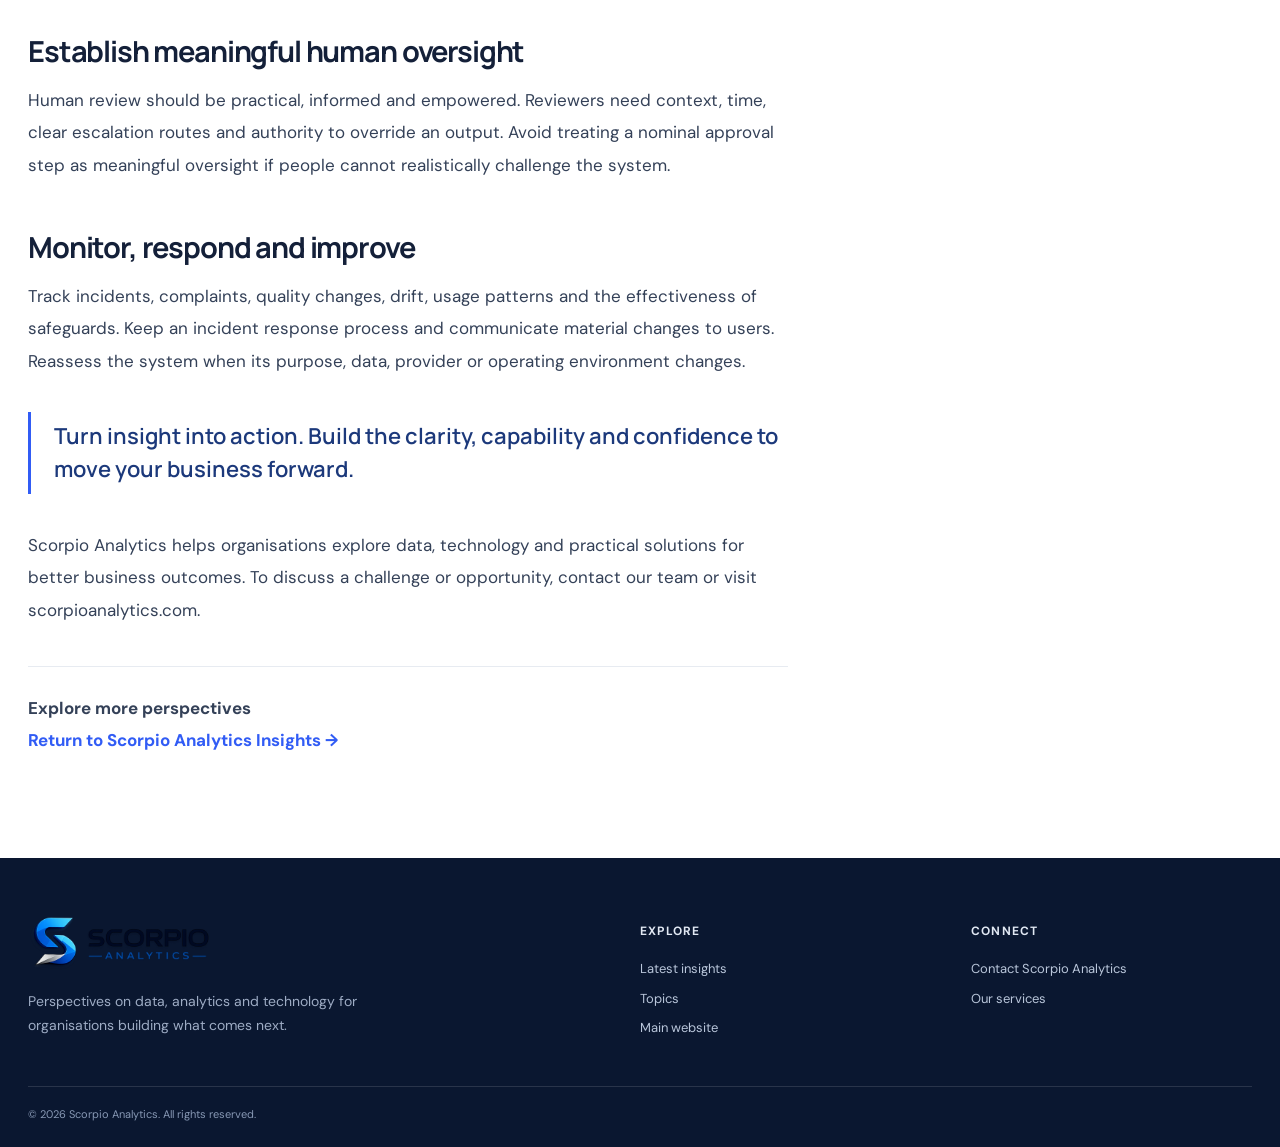
<file: articles/responsible-ai-governance.html>
<!doctype html><html lang="en"><head><meta charset="utf-8"><meta name="viewport" content="width=device-width,initial-scale=1"><title>Responsible AI in Practice: Risk, Oversight and Accountability | Scorpio Analytics Insights</title><meta name="description" content="A business-focused guide to governing AI systems throughout their lifecycle—from use-case selection to ongoing monitoring."><link rel="canonical" href="https://blogs.scorpioanalytics.com/articles/responsible-ai-governance.html"><meta property="og:type" content="article"><meta property="og:title" content="Responsible AI in Practice: Risk, Oversight and Accountability"><meta property="og:description" content="A business-focused guide to governing AI systems throughout their lifecycle—from use-case selection to ongoing monitoring."><link rel="stylesheet" href="../assets/site.css"><script type="application/ld+json">{"@context": "https://schema.org", "@type": "BlogPosting", "headline": "Responsible AI in Practice: Risk, Oversight and Accountability", "description": "A business-focused guide to governing AI systems throughout their lifecycle—from use-case selection to ongoing monitoring.", "author": {"@type": "Organization", "name": "Scorpio Analytics Editorial Team"}, "publisher": {"@type": "Organization", "name": "Scorpio Analytics", "url": "https://scorpioanalytics.com/"}, "mainEntityOfPage": "https://blogs.scorpioanalytics.com/articles/responsible-ai-governance.html", "keywords": ["responsible AI", "AI governance", "AI risk management"], "inLanguage": "en"}</script>
<meta property="og:site_name" content="Scorpio Analytics Insights">
<meta property="og:url" content="https://blogs.scorpioanalytics.com/articles/responsible-ai-governance.html">
<meta property="og:locale" content="en_US">
<meta name="twitter:card" content="summary_large_image">
<meta name="twitter:title" content="Responsible AI in Practice: Risk, Oversight and Accountability">
<meta name="twitter:description" content="A business-focused guide to governing AI systems throughout their lifecycle—from use-case selection to ongoing monitoring.">
<meta name="author" content="Scorpio Analytics Editorial Team">
<meta name="robots" content="index, follow, max-image-preview:large">
<meta name="keywords" content="responsible AI, AI governance, AI risk management">

<link rel="icon" type="image/png" sizes="512x512" href="../assets/brand/favicon.png">
<link rel="apple-touch-icon" href="../assets/brand/apple-touch-icon.png">
<meta property="og:image" content="https://blogs.scorpioanalytics.com/assets/social/responsible-ai-governance.jpg">
<meta name="twitter:image" content="https://blogs.scorpioanalytics.com/assets/social/responsible-ai-governance.jpg">
</head><body><div class="topline"><div class="shell"><span>SCORPIO ANALYTICS · INSIGHTS</span><a href="https://scorpioanalytics.com/">SCORPIOANALYTICS.COM ↗</a></div></div><header><div class="shell nav"><a class="logo" href="../" aria-label="Scorpio Analytics Insights home"><img src="../assets/brand/scorpio-analytics-logo-trim.png" alt="Scorpio Analytics" class="brand-logo"></a><nav class="links"><a href="../">Insights</a><a href="https://scorpioanalytics.com/">Our website</a><a class="pill" href="mailto:support@scorpioanalytics.com">Talk to our team</a></nav></div></header><section class="articlehero"><div class="article-visual"><img src="../assets/images/responsible-ai-governance.jpg" alt="Responsible AI in Practice: Risk, Oversight and Accountability" fetchpriority="high" decoding="async"></div><div class="shell"><div class="eyebrow" style="color:#315cf5">Responsible Technology</div><h1>Responsible AI in Practice: Risk, Oversight and Accountability</h1><p class="dek">A business-focused guide to governing AI systems throughout their lifecycle—from use-case selection to ongoing monitoring.</p>
<div class="editorial-byline">
  <span class="byline-mark">S</span>
  <span><strong>Scorpio Analytics Editorial Team</strong><small>Scorpio Analytics · Insights &amp; Perspectives</small></span>
</div>
</p><div class="articlemeta"><span>SCORPIO ANALYTICS EDITORIAL</span><span>·</span><span>8–10 MIN READ</span><span>·</span><span>INSIGHT ARTICLE</span></div></div></section><main class="shell articlegrid"><article class="prose"><section id="s0"><h2>Responsible AI is a lifecycle practice</h2><p>Responsible AI is not a final checklist applied before launch. It begins when an organisation chooses a use case and continues through design, testing, deployment, monitoring and retirement. The level of control should reflect the potential impact on people, customers and the organisation.</p></section><section id="s1"><h2>Map the system and its context</h2><p>Document the intended purpose, users, affected groups, data sources, model or service providers, integrations and decision points. Identify where outputs may influence consequential decisions. A system used to draft internal notes presents a different risk profile from one used to rank applicants or determine access to services.</p></section><section id="s2"><h2>Test beyond the happy path</h2><p>Evaluate representative examples, edge cases, ambiguous requests, inappropriate inputs and failure conditions. Review output quality, consistency, privacy exposure, security and susceptibility to misuse. Define what the system must refuse, when it should ask for clarification and when a human must take over.</p></section><section id="s3"><h2>Establish meaningful human oversight</h2><p>Human review should be practical, informed and empowered. Reviewers need context, time, clear escalation routes and authority to override an output. Avoid treating a nominal approval step as meaningful oversight if people cannot realistically challenge the system.</p></section><section id="s4"><h2>Monitor, respond and improve</h2><p>Track incidents, complaints, quality changes, drift, usage patterns and the effectiveness of safeguards. Keep an incident response process and communicate material changes to users. Reassess the system when its purpose, data, provider or operating environment changes.</p></section><blockquote>Turn insight into action. Build the clarity, capability and confidence to move your business forward.</blockquote><p>Scorpio Analytics helps organisations explore data, technology and practical solutions for better business outcomes. To discuss a challenge or opportunity, <a href="mailto:support@scorpioanalytics.com">contact our team</a> or visit <a href="https://scorpioanalytics.com/">scorpioanalytics.com</a>.</p><div class="related"><strong>Explore more perspectives</strong><p><a href="../">Return to Scorpio Analytics Insights →</a></p></div></article><aside class="toc"><strong>In this article</strong><a href="#s0">Responsible AI is a lifecycle practice</a><a href="#s1">Map the system and its context</a><a href="#s2">Test beyond the happy path</a><a href="#s3">Establish meaningful human oversight</a><a href="#s4">Monitor, respond and improve</a><a href="mailto:support@scorpioanalytics.com">Discuss a challenge ↗</a></aside></main><footer><div class="shell"><div class="footgrid"><div><a class="logo" href="../" aria-label="Scorpio Analytics Insights home"><img src="../assets/brand/scorpio-analytics-logo-trim.png" alt="Scorpio Analytics" class="brand-logo"></a><p>Perspectives on data, analytics and technology for organisations building what comes next.</p></div><div><h4>Explore</h4><a href="../">Latest insights</a><a href="../#topics">Topics</a><a href="https://scorpioanalytics.com/">Main website</a></div><div><h4>Connect</h4><a href="mailto:support@scorpioanalytics.com">Contact Scorpio Analytics</a><a href="https://scorpioanalytics.com/">Our services</a></div></div><div class="copy">© 2026 Scorpio Analytics. All rights reserved.</div></div></footer>  <script src="/assets/js/cookie-consent.js"></script>
</body></html>
</file>
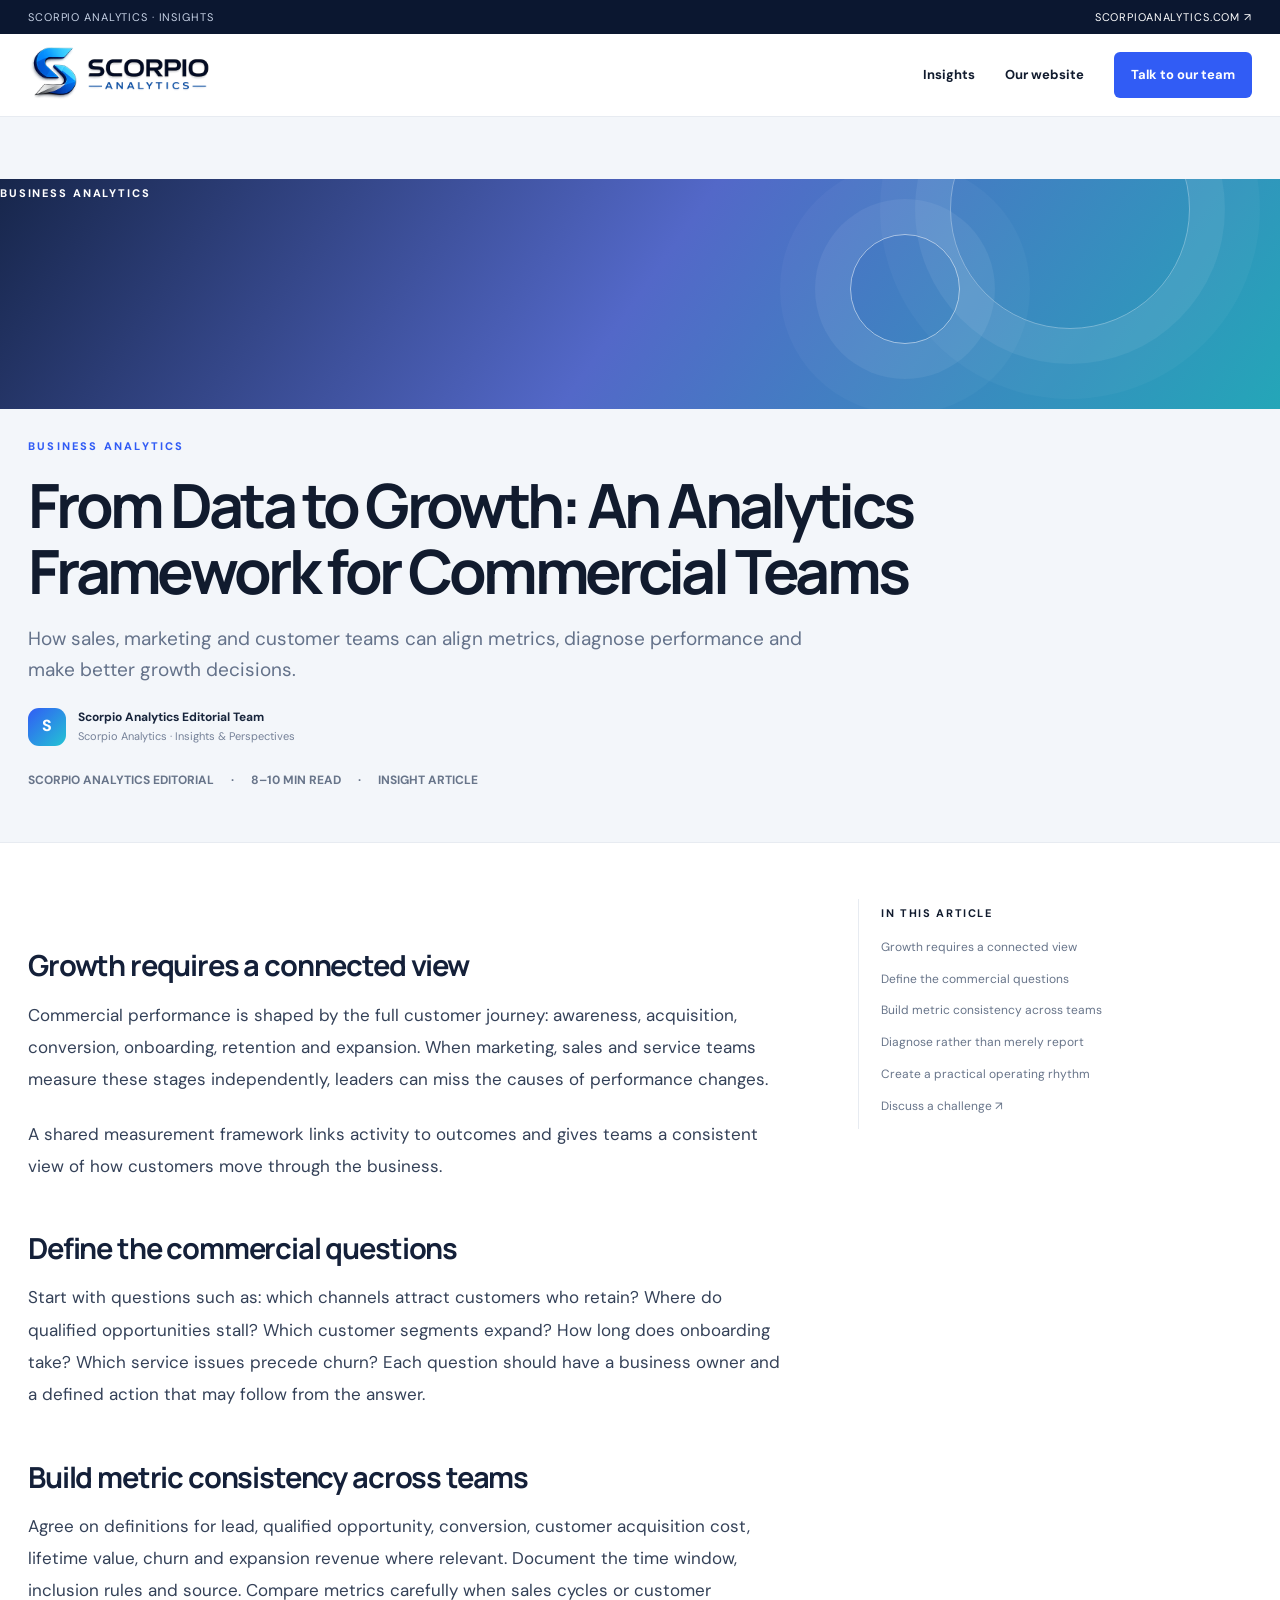
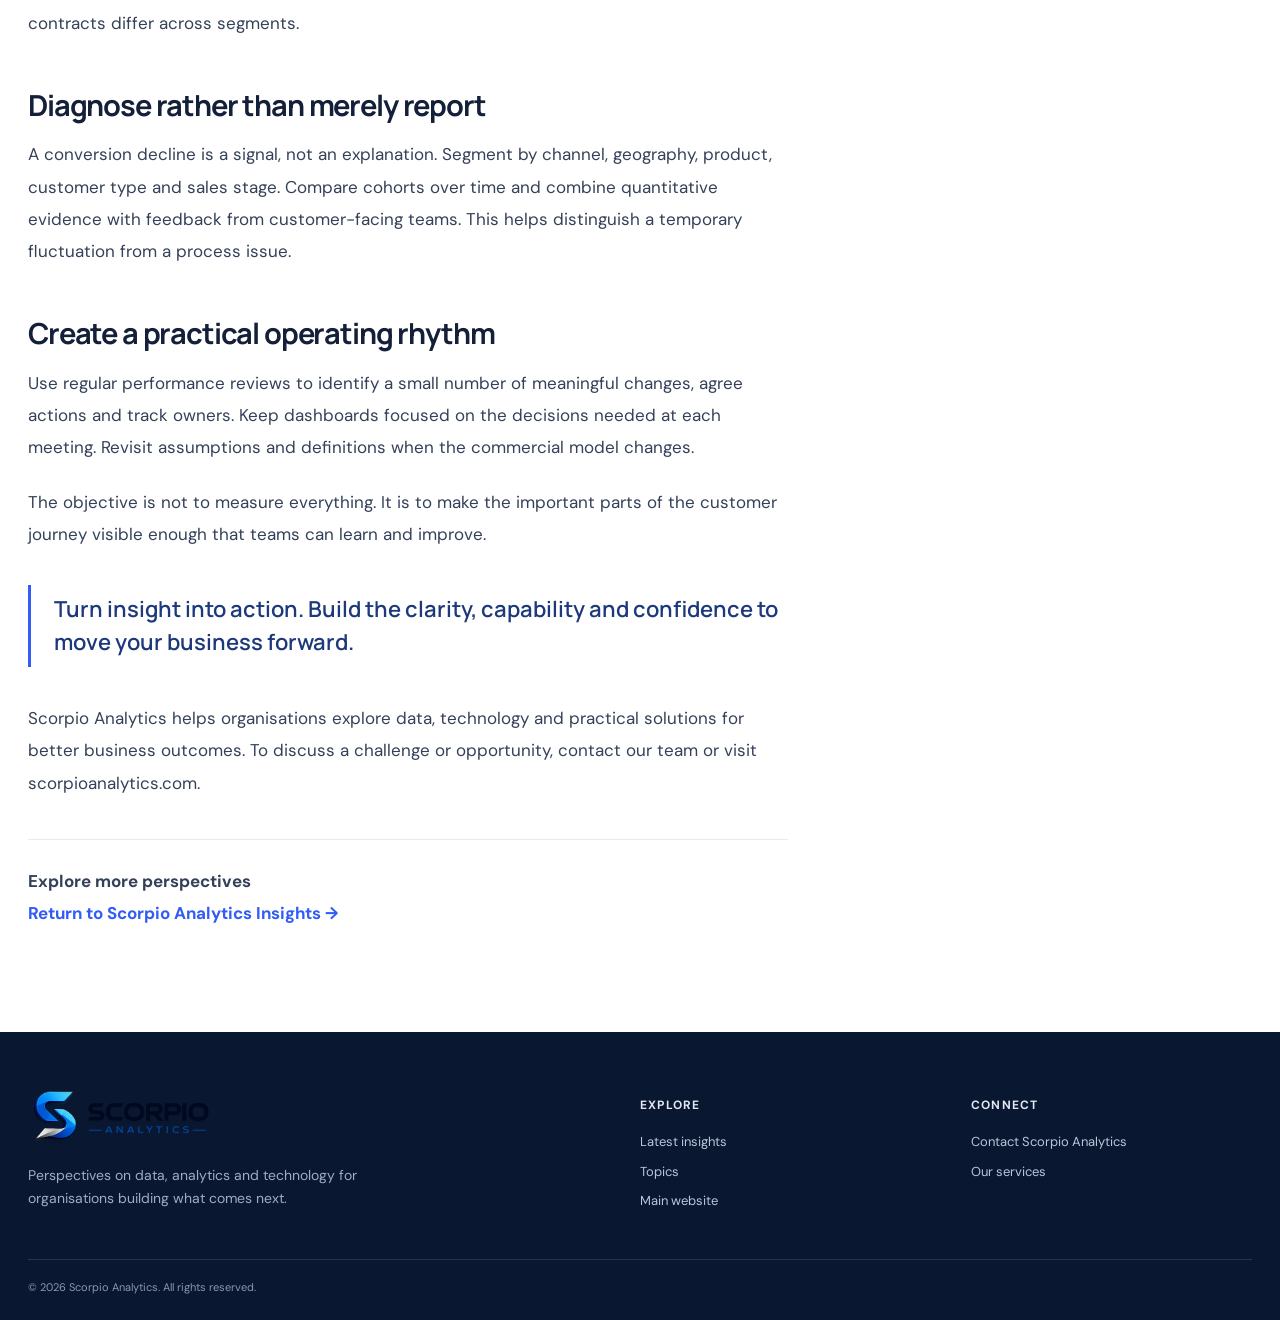
<file: backup-before-images/analytics-for-growth.html>
<!doctype html><html lang="en"><head><meta charset="utf-8"><meta name="viewport" content="width=device-width,initial-scale=1"><title>From Data to Growth: An Analytics Framework for Commercial Teams | Scorpio Analytics Insights</title><meta name="description" content="How sales, marketing and customer teams can align metrics, diagnose performance and make better growth decisions."><link rel="canonical" href="https://blogs.scorpioanalytics.com/articles/analytics-for-growth.html"><meta property="og:type" content="article"><meta property="og:title" content="From Data to Growth: An Analytics Framework for Commercial Teams"><meta property="og:description" content="How sales, marketing and customer teams can align metrics, diagnose performance and make better growth decisions."><link rel="stylesheet" href="../assets/site.css"><script type="application/ld+json">{"@context": "https://schema.org", "@type": "BlogPosting", "headline": "From Data to Growth: An Analytics Framework for Commercial Teams", "description": "How sales, marketing and customer teams can align metrics, diagnose performance and make better growth decisions.", "author": {"@type": "Organization", "name": "Scorpio Analytics Editorial Team"}, "publisher": {"@type": "Organization", "name": "Scorpio Analytics", "url": "https://scorpioanalytics.com/"}, "mainEntityOfPage": "https://blogs.scorpioanalytics.com/articles/analytics-for-growth.html", "keywords": ["business analytics", "growth analytics", "commercial analytics"], "inLanguage": "en"}</script>
<meta property="og:site_name" content="Scorpio Analytics Insights">
<meta property="og:url" content="https://blogs.scorpioanalytics.com/articles/analytics-for-growth.html">
<meta property="og:locale" content="en_US">
<meta name="twitter:card" content="summary_large_image">
<meta name="twitter:title" content="From Data to Growth: An Analytics Framework for Commercial Teams">
<meta name="twitter:description" content="How sales, marketing and customer teams can align metrics, diagnose performance and make better growth decisions.">
<meta name="author" content="Scorpio Analytics Editorial Team">
<meta name="robots" content="index, follow, max-image-preview:large">
<meta name="keywords" content="business analytics, growth analytics, commercial analytics">

</head><body><div class="topline"><div class="shell"><span>SCORPIO ANALYTICS · INSIGHTS</span><a href="https://scorpioanalytics.com/">SCORPIOANALYTICS.COM ↗</a></div></div><header><div class="shell nav"><a class="logo" href="../" aria-label="Scorpio Analytics Insights home"><img src="../assets/brand/scorpio-analytics-logo-trim.png" alt="Scorpio Analytics" class="brand-logo"></a><nav class="links"><a href="../">Insights</a><a href="https://scorpioanalytics.com/">Our website</a><a class="pill" href="mailto:support@scorpioanalytics.com">Talk to our team</a></nav></div></header><section class="articlehero"><div class="article-visual visual-analytics-for-growth" role="img" aria-label="Editorial illustration for From Data to Growth: An Analytics Framework for Commercial Teams"><span>BUSINESS ANALYTICS</span><i></i><b></b></div><div class="shell"><div class="eyebrow" style="color:#315cf5">Business Analytics</div><h1>From Data to Growth: An Analytics Framework for Commercial Teams</h1><p class="dek">How sales, marketing and customer teams can align metrics, diagnose performance and make better growth decisions.</p>
<div class="editorial-byline">
  <span class="byline-mark">S</span>
  <span><strong>Scorpio Analytics Editorial Team</strong><small>Scorpio Analytics · Insights &amp; Perspectives</small></span>
</div>
</p><div class="articlemeta"><span>SCORPIO ANALYTICS EDITORIAL</span><span>·</span><span>8–10 MIN READ</span><span>·</span><span>INSIGHT ARTICLE</span></div></div></section><main class="shell articlegrid"><article class="prose"><section id="s0"><h2>Growth requires a connected view</h2><p>Commercial performance is shaped by the full customer journey: awareness, acquisition, conversion, onboarding, retention and expansion. When marketing, sales and service teams measure these stages independently, leaders can miss the causes of performance changes.</p><p>A shared measurement framework links activity to outcomes and gives teams a consistent view of how customers move through the business.</p></section><section id="s1"><h2>Define the commercial questions</h2><p>Start with questions such as: which channels attract customers who retain? Where do qualified opportunities stall? Which customer segments expand? How long does onboarding take? Which service issues precede churn? Each question should have a business owner and a defined action that may follow from the answer.</p></section><section id="s2"><h2>Build metric consistency across teams</h2><p>Agree on definitions for lead, qualified opportunity, conversion, customer acquisition cost, lifetime value, churn and expansion revenue where relevant. Document the time window, inclusion rules and source. Compare metrics carefully when sales cycles or customer contracts differ across segments.</p></section><section id="s3"><h2>Diagnose rather than merely report</h2><p>A conversion decline is a signal, not an explanation. Segment by channel, geography, product, customer type and sales stage. Compare cohorts over time and combine quantitative evidence with feedback from customer-facing teams. This helps distinguish a temporary fluctuation from a process issue.</p></section><section id="s4"><h2>Create a practical operating rhythm</h2><p>Use regular performance reviews to identify a small number of meaningful changes, agree actions and track owners. Keep dashboards focused on the decisions needed at each meeting. Revisit assumptions and definitions when the commercial model changes.</p><p>The objective is not to measure everything. It is to make the important parts of the customer journey visible enough that teams can learn and improve.</p></section><blockquote>Turn insight into action. Build the clarity, capability and confidence to move your business forward.</blockquote><p>Scorpio Analytics helps organisations explore data, technology and practical solutions for better business outcomes. To discuss a challenge or opportunity, <a href="mailto:support@scorpioanalytics.com">contact our team</a> or visit <a href="https://scorpioanalytics.com/">scorpioanalytics.com</a>.</p><div class="related"><strong>Explore more perspectives</strong><p><a href="../">Return to Scorpio Analytics Insights →</a></p></div></article><aside class="toc"><strong>In this article</strong><a href="#s0">Growth requires a connected view</a><a href="#s1">Define the commercial questions</a><a href="#s2">Build metric consistency across teams</a><a href="#s3">Diagnose rather than merely report</a><a href="#s4">Create a practical operating rhythm</a><a href="mailto:support@scorpioanalytics.com">Discuss a challenge ↗</a></aside></main><footer><div class="shell"><div class="footgrid"><div><a class="logo" href="../" aria-label="Scorpio Analytics Insights home"><img src="../assets/brand/scorpio-analytics-logo-trim.png" alt="Scorpio Analytics" class="brand-logo"></a><p>Perspectives on data, analytics and technology for organisations building what comes next.</p></div><div><h4>Explore</h4><a href="../">Latest insights</a><a href="../#topics">Topics</a><a href="https://scorpioanalytics.com/">Main website</a></div><div><h4>Connect</h4><a href="mailto:support@scorpioanalytics.com">Contact Scorpio Analytics</a><a href="https://scorpioanalytics.com/">Our services</a></div></div><div class="copy">© 2026 Scorpio Analytics. All rights reserved.</div></div></footer></body></html>
</file>
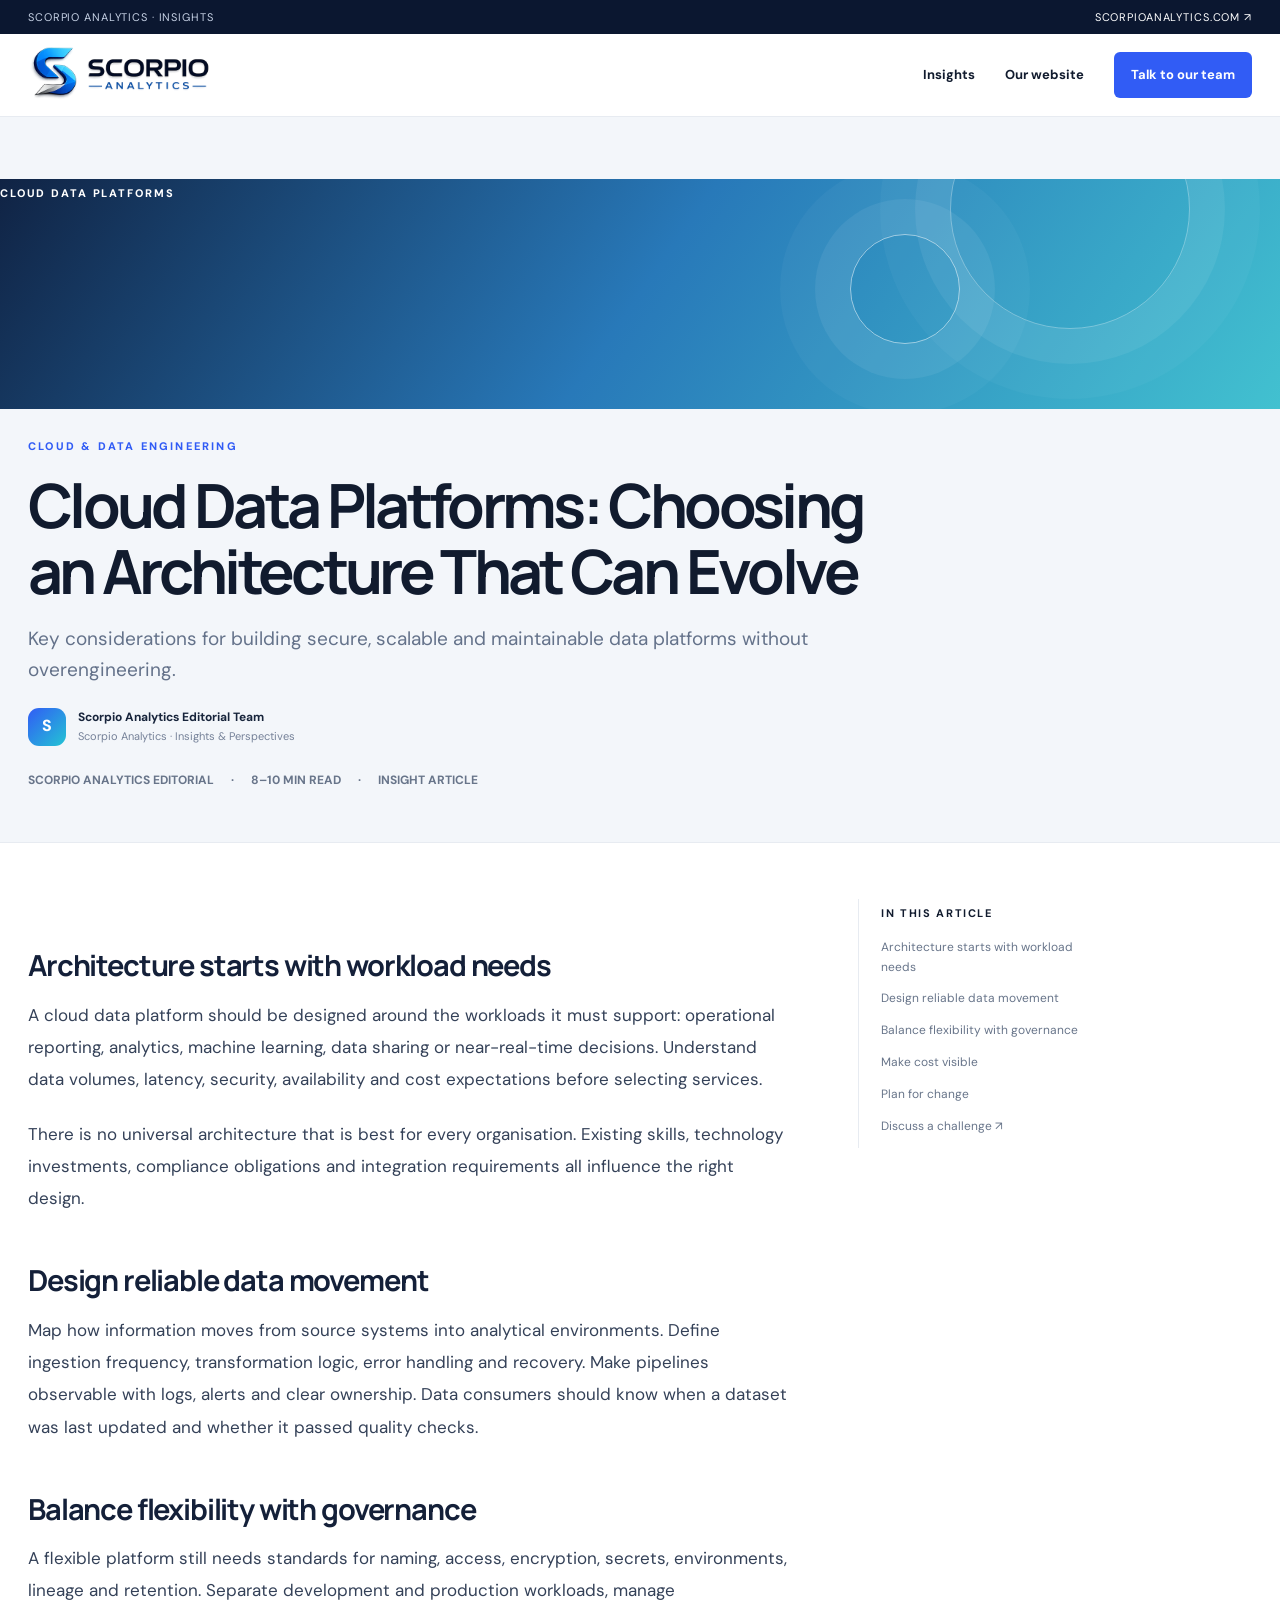
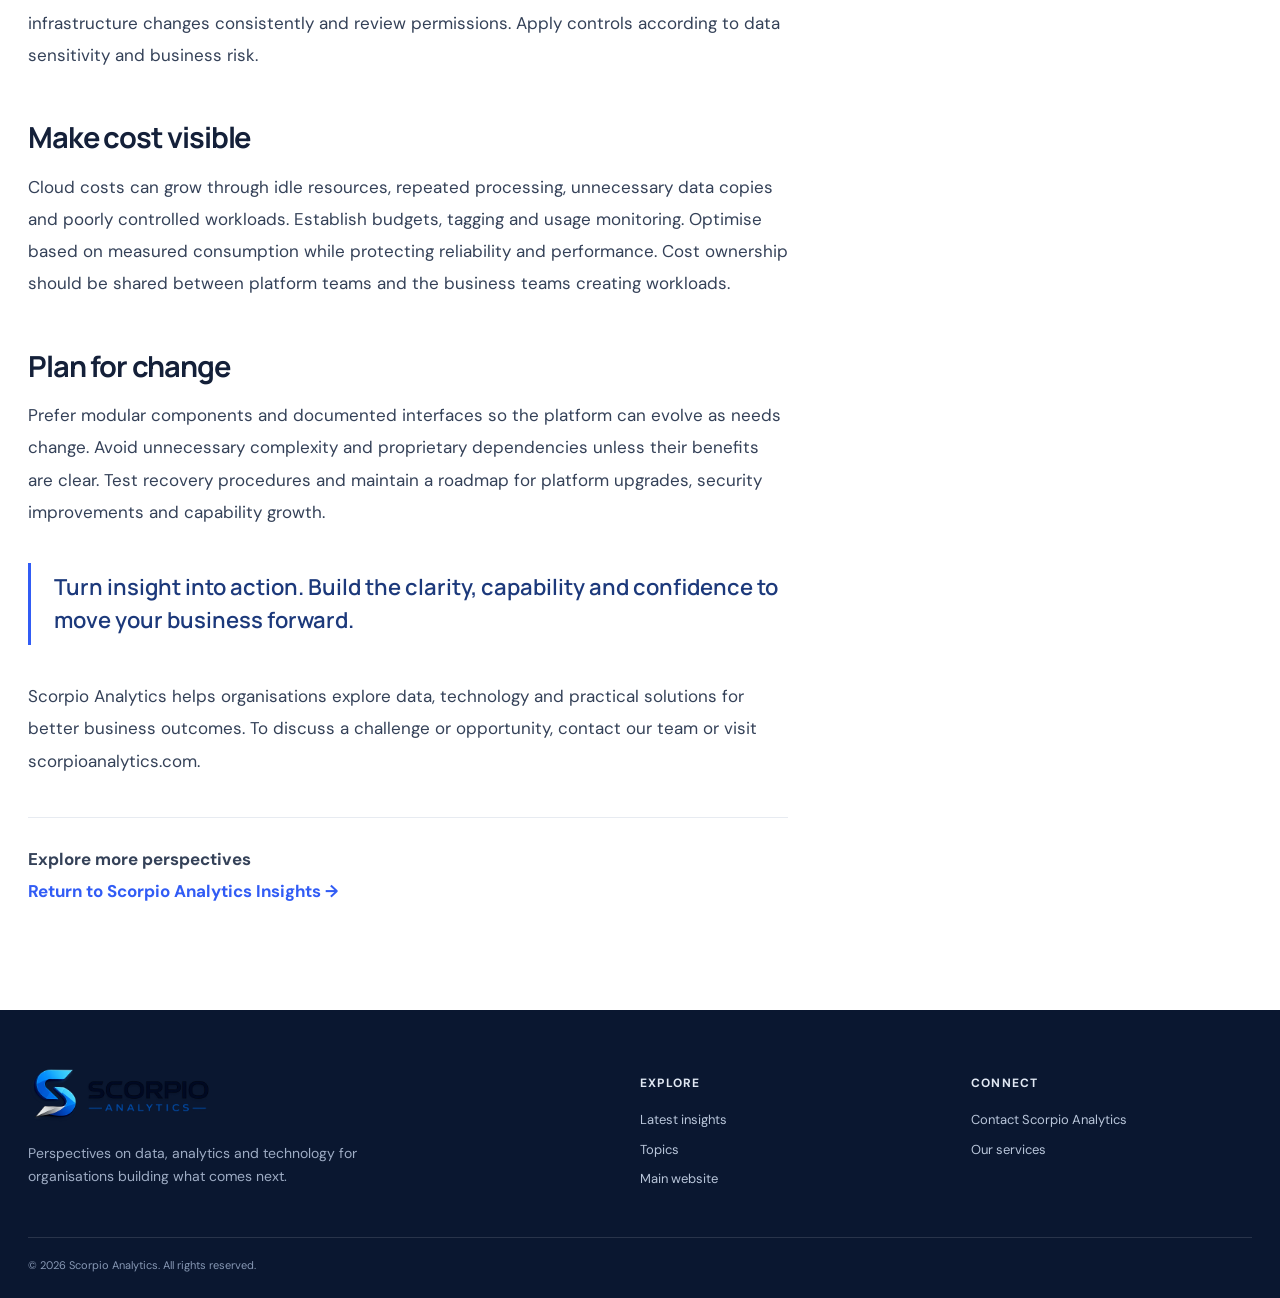
<file: backup-before-images/cloud-data-platforms.html>
<!doctype html><html lang="en"><head><meta charset="utf-8"><meta name="viewport" content="width=device-width,initial-scale=1"><title>Cloud Data Platforms: Choosing an Architecture That Can Evolve | Scorpio Analytics Insights</title><meta name="description" content="Key considerations for building secure, scalable and maintainable data platforms without overengineering."><link rel="canonical" href="https://blogs.scorpioanalytics.com/articles/cloud-data-platforms.html"><meta property="og:type" content="article"><meta property="og:title" content="Cloud Data Platforms: Choosing an Architecture That Can Evolve"><meta property="og:description" content="Key considerations for building secure, scalable and maintainable data platforms without overengineering."><link rel="stylesheet" href="../assets/site.css"><script type="application/ld+json">{"@context": "https://schema.org", "@type": "BlogPosting", "headline": "Cloud Data Platforms: Choosing an Architecture That Can Evolve", "description": "Key considerations for building secure, scalable and maintainable data platforms without overengineering.", "author": {"@type": "Organization", "name": "Scorpio Analytics Editorial Team"}, "publisher": {"@type": "Organization", "name": "Scorpio Analytics", "url": "https://scorpioanalytics.com/"}, "mainEntityOfPage": "https://blogs.scorpioanalytics.com/articles/cloud-data-platforms.html", "keywords": ["cloud data platforms", "data engineering", "cloud architecture"], "inLanguage": "en"}</script>
<meta property="og:site_name" content="Scorpio Analytics Insights">
<meta property="og:url" content="https://blogs.scorpioanalytics.com/articles/cloud-data-platforms.html">
<meta property="og:locale" content="en_US">
<meta name="twitter:card" content="summary_large_image">
<meta name="twitter:title" content="Cloud Data Platforms: Choosing an Architecture That Can Evolve">
<meta name="twitter:description" content="Key considerations for building secure, scalable and maintainable data platforms without overengineering.">
<meta name="author" content="Scorpio Analytics Editorial Team">
<meta name="robots" content="index, follow, max-image-preview:large">
<meta name="keywords" content="cloud data platforms, data engineering, cloud architecture">

</head><body><div class="topline"><div class="shell"><span>SCORPIO ANALYTICS · INSIGHTS</span><a href="https://scorpioanalytics.com/">SCORPIOANALYTICS.COM ↗</a></div></div><header><div class="shell nav"><a class="logo" href="../" aria-label="Scorpio Analytics Insights home"><img src="../assets/brand/scorpio-analytics-logo-trim.png" alt="Scorpio Analytics" class="brand-logo"></a><nav class="links"><a href="../">Insights</a><a href="https://scorpioanalytics.com/">Our website</a><a class="pill" href="mailto:support@scorpioanalytics.com">Talk to our team</a></nav></div></header><section class="articlehero"><div class="article-visual visual-cloud-data-platforms" role="img" aria-label="Editorial illustration for Cloud Data Platforms: Choosing an Architecture That Can Evolve"><span>CLOUD DATA PLATFORMS</span><i></i><b></b></div><div class="shell"><div class="eyebrow" style="color:#315cf5">Cloud & Data Engineering</div><h1>Cloud Data Platforms: Choosing an Architecture That Can Evolve</h1><p class="dek">Key considerations for building secure, scalable and maintainable data platforms without overengineering.</p>
<div class="editorial-byline">
  <span class="byline-mark">S</span>
  <span><strong>Scorpio Analytics Editorial Team</strong><small>Scorpio Analytics · Insights &amp; Perspectives</small></span>
</div>
</p><div class="articlemeta"><span>SCORPIO ANALYTICS EDITORIAL</span><span>·</span><span>8–10 MIN READ</span><span>·</span><span>INSIGHT ARTICLE</span></div></div></section><main class="shell articlegrid"><article class="prose"><section id="s0"><h2>Architecture starts with workload needs</h2><p>A cloud data platform should be designed around the workloads it must support: operational reporting, analytics, machine learning, data sharing or near-real-time decisions. Understand data volumes, latency, security, availability and cost expectations before selecting services.</p><p>There is no universal architecture that is best for every organisation. Existing skills, technology investments, compliance obligations and integration requirements all influence the right design.</p></section><section id="s1"><h2>Design reliable data movement</h2><p>Map how information moves from source systems into analytical environments. Define ingestion frequency, transformation logic, error handling and recovery. Make pipelines observable with logs, alerts and clear ownership. Data consumers should know when a dataset was last updated and whether it passed quality checks.</p></section><section id="s2"><h2>Balance flexibility with governance</h2><p>A flexible platform still needs standards for naming, access, encryption, secrets, environments, lineage and retention. Separate development and production workloads, manage infrastructure changes consistently and review permissions. Apply controls according to data sensitivity and business risk.</p></section><section id="s3"><h2>Make cost visible</h2><p>Cloud costs can grow through idle resources, repeated processing, unnecessary data copies and poorly controlled workloads. Establish budgets, tagging and usage monitoring. Optimise based on measured consumption while protecting reliability and performance. Cost ownership should be shared between platform teams and the business teams creating workloads.</p></section><section id="s4"><h2>Plan for change</h2><p>Prefer modular components and documented interfaces so the platform can evolve as needs change. Avoid unnecessary complexity and proprietary dependencies unless their benefits are clear. Test recovery procedures and maintain a roadmap for platform upgrades, security improvements and capability growth.</p></section><blockquote>Turn insight into action. Build the clarity, capability and confidence to move your business forward.</blockquote><p>Scorpio Analytics helps organisations explore data, technology and practical solutions for better business outcomes. To discuss a challenge or opportunity, <a href="mailto:support@scorpioanalytics.com">contact our team</a> or visit <a href="https://scorpioanalytics.com/">scorpioanalytics.com</a>.</p><div class="related"><strong>Explore more perspectives</strong><p><a href="../">Return to Scorpio Analytics Insights →</a></p></div></article><aside class="toc"><strong>In this article</strong><a href="#s0">Architecture starts with workload needs</a><a href="#s1">Design reliable data movement</a><a href="#s2">Balance flexibility with governance</a><a href="#s3">Make cost visible</a><a href="#s4">Plan for change</a><a href="mailto:support@scorpioanalytics.com">Discuss a challenge ↗</a></aside></main><footer><div class="shell"><div class="footgrid"><div><a class="logo" href="../" aria-label="Scorpio Analytics Insights home"><img src="../assets/brand/scorpio-analytics-logo-trim.png" alt="Scorpio Analytics" class="brand-logo"></a><p>Perspectives on data, analytics and technology for organisations building what comes next.</p></div><div><h4>Explore</h4><a href="../">Latest insights</a><a href="../#topics">Topics</a><a href="https://scorpioanalytics.com/">Main website</a></div><div><h4>Connect</h4><a href="mailto:support@scorpioanalytics.com">Contact Scorpio Analytics</a><a href="https://scorpioanalytics.com/">Our services</a></div></div><div class="copy">© 2026 Scorpio Analytics. All rights reserved.</div></div></footer></body></html>
</file>
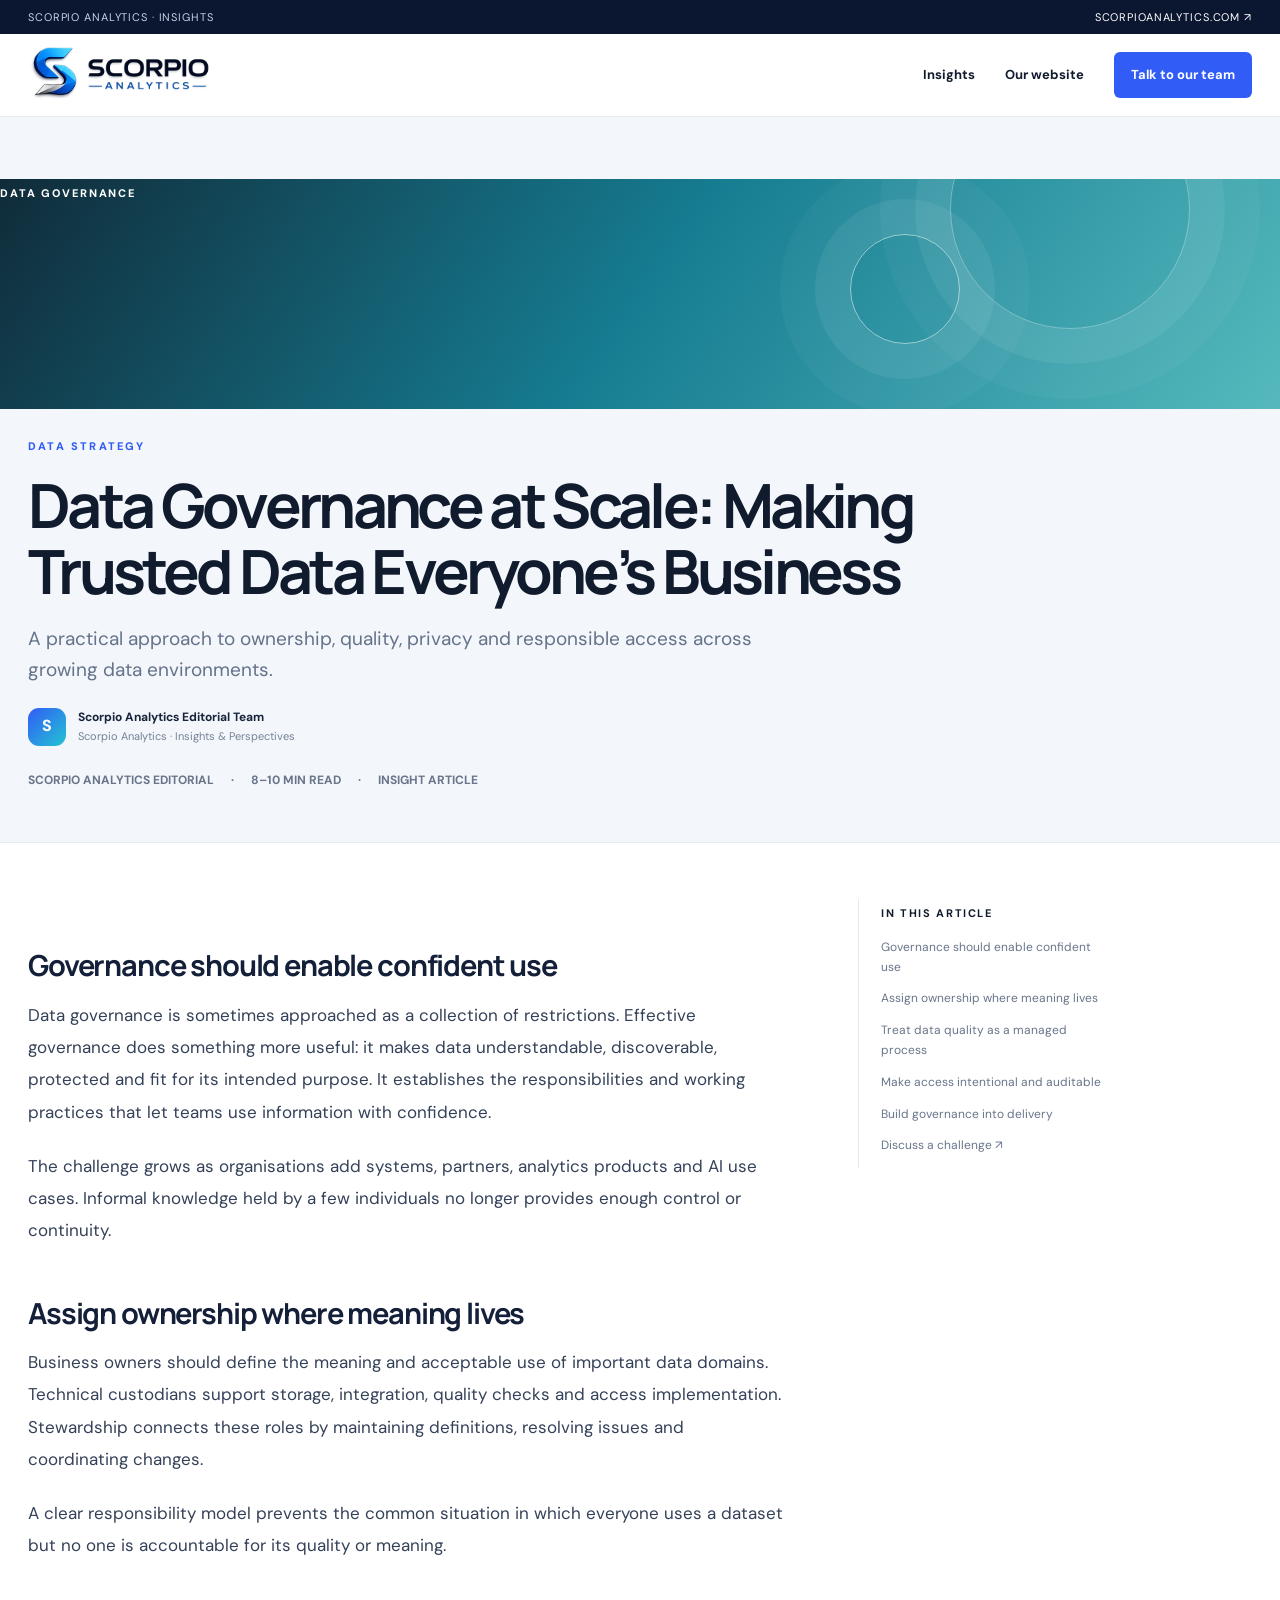
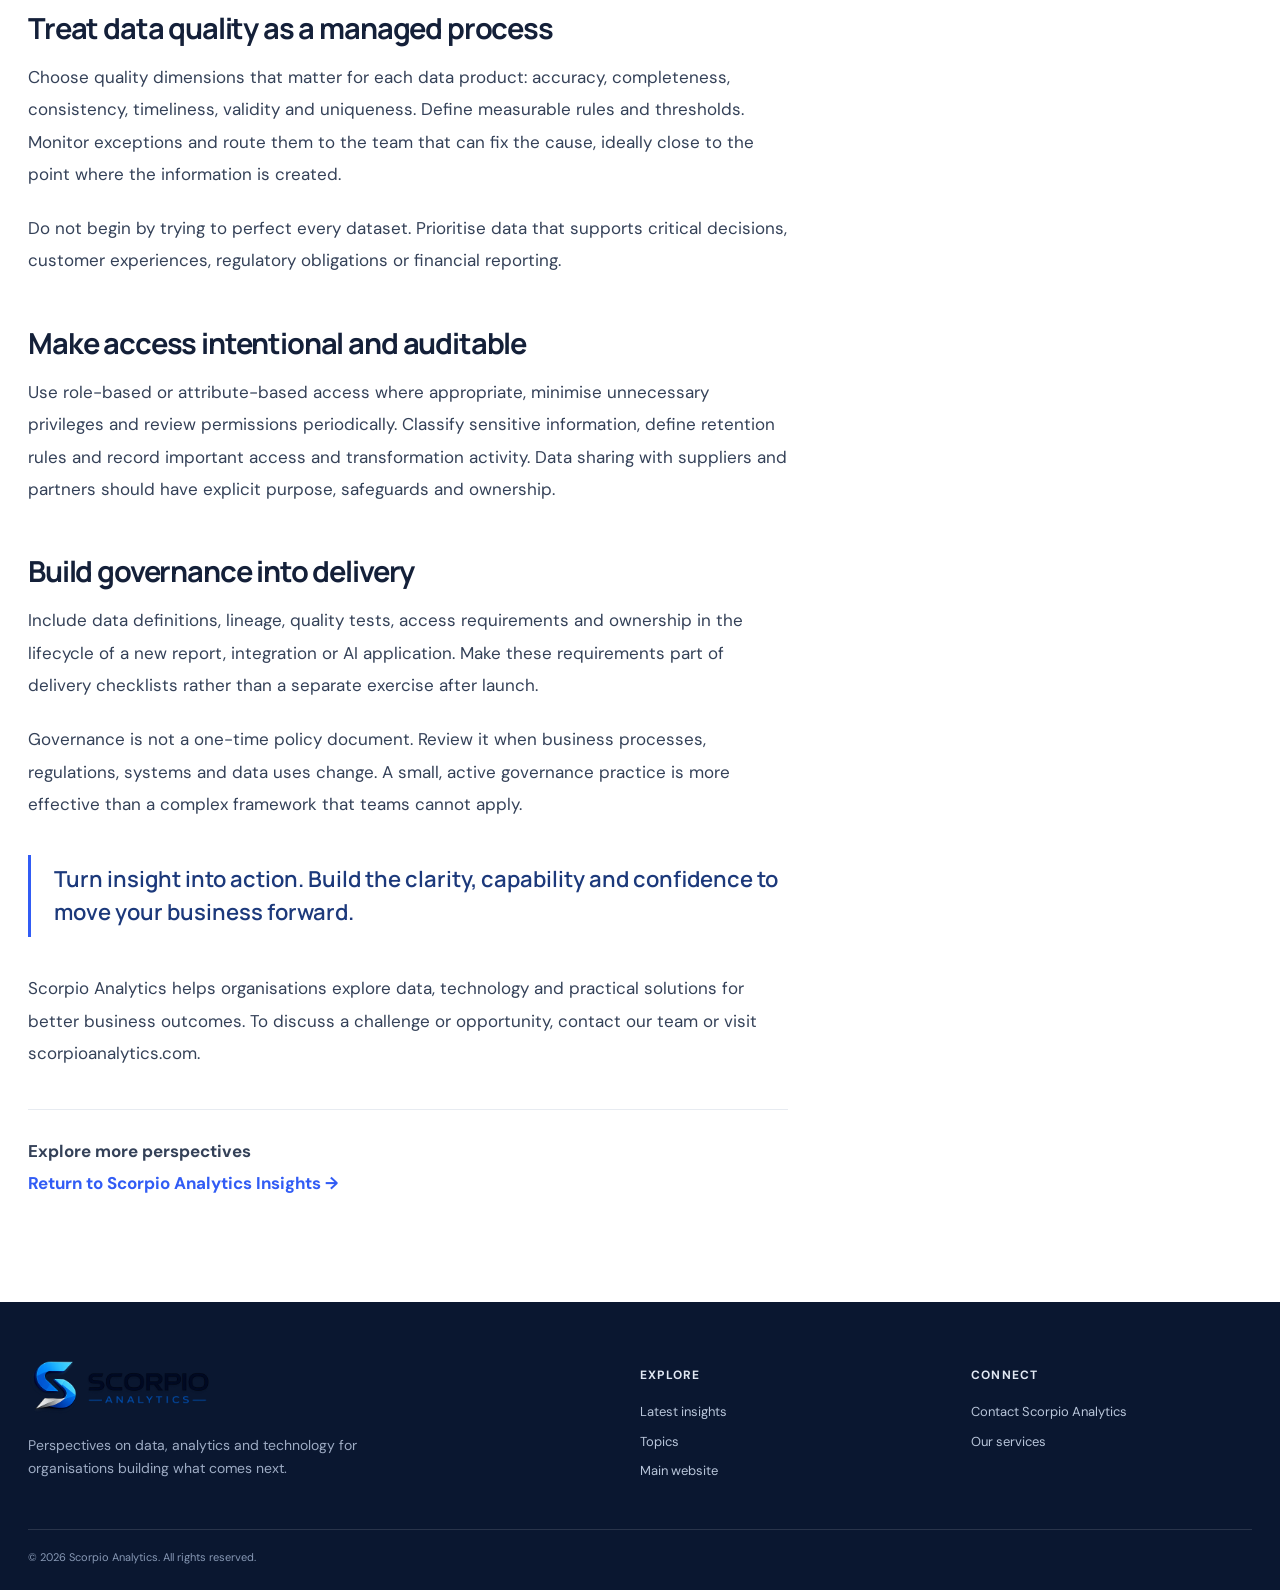
<file: backup-before-images/data-governance-at-scale.html>
<!doctype html><html lang="en"><head><meta charset="utf-8"><meta name="viewport" content="width=device-width,initial-scale=1"><title>Data Governance at Scale: Making Trusted Data Everyone’s Business | Scorpio Analytics Insights</title><meta name="description" content="A practical approach to ownership, quality, privacy and responsible access across growing data environments."><link rel="canonical" href="https://blogs.scorpioanalytics.com/articles/data-governance-at-scale.html"><meta property="og:type" content="article"><meta property="og:title" content="Data Governance at Scale: Making Trusted Data Everyone’s Business"><meta property="og:description" content="A practical approach to ownership, quality, privacy and responsible access across growing data environments."><link rel="stylesheet" href="../assets/site.css"><script type="application/ld+json">{"@context": "https://schema.org", "@type": "BlogPosting", "headline": "Data Governance at Scale: Making Trusted Data Everyone’s Business", "description": "A practical approach to ownership, quality, privacy and responsible access across growing data environments.", "author": {"@type": "Organization", "name": "Scorpio Analytics Editorial Team"}, "publisher": {"@type": "Organization", "name": "Scorpio Analytics", "url": "https://scorpioanalytics.com/"}, "mainEntityOfPage": "https://blogs.scorpioanalytics.com/articles/data-governance-at-scale.html", "keywords": ["data governance", "data quality", "data privacy"], "inLanguage": "en"}</script>
<meta property="og:site_name" content="Scorpio Analytics Insights">
<meta property="og:url" content="https://blogs.scorpioanalytics.com/articles/data-governance-at-scale.html">
<meta property="og:locale" content="en_US">
<meta name="twitter:card" content="summary_large_image">
<meta name="twitter:title" content="Data Governance at Scale: Making Trusted Data Everyone’s Business">
<meta name="twitter:description" content="A practical approach to ownership, quality, privacy and responsible access across growing data environments.">
<meta name="author" content="Scorpio Analytics Editorial Team">
<meta name="robots" content="index, follow, max-image-preview:large">
<meta name="keywords" content="data governance, data quality, data privacy">

</head><body><div class="topline"><div class="shell"><span>SCORPIO ANALYTICS · INSIGHTS</span><a href="https://scorpioanalytics.com/">SCORPIOANALYTICS.COM ↗</a></div></div><header><div class="shell nav"><a class="logo" href="../" aria-label="Scorpio Analytics Insights home"><img src="../assets/brand/scorpio-analytics-logo-trim.png" alt="Scorpio Analytics" class="brand-logo"></a><nav class="links"><a href="../">Insights</a><a href="https://scorpioanalytics.com/">Our website</a><a class="pill" href="mailto:support@scorpioanalytics.com">Talk to our team</a></nav></div></header><section class="articlehero"><div class="article-visual visual-data-governance-at-scale" role="img" aria-label="Editorial illustration for Data Governance at Scale: Making Trusted Data Everyone’s Business"><span>DATA GOVERNANCE</span><i></i><b></b></div><div class="shell"><div class="eyebrow" style="color:#315cf5">Data Strategy</div><h1>Data Governance at Scale: Making Trusted Data Everyone’s Business</h1><p class="dek">A practical approach to ownership, quality, privacy and responsible access across growing data environments.</p>
<div class="editorial-byline">
  <span class="byline-mark">S</span>
  <span><strong>Scorpio Analytics Editorial Team</strong><small>Scorpio Analytics · Insights &amp; Perspectives</small></span>
</div>
</p><div class="articlemeta"><span>SCORPIO ANALYTICS EDITORIAL</span><span>·</span><span>8–10 MIN READ</span><span>·</span><span>INSIGHT ARTICLE</span></div></div></section><main class="shell articlegrid"><article class="prose"><section id="s0"><h2>Governance should enable confident use</h2><p>Data governance is sometimes approached as a collection of restrictions. Effective governance does something more useful: it makes data understandable, discoverable, protected and fit for its intended purpose. It establishes the responsibilities and working practices that let teams use information with confidence.</p><p>The challenge grows as organisations add systems, partners, analytics products and AI use cases. Informal knowledge held by a few individuals no longer provides enough control or continuity.</p></section><section id="s1"><h2>Assign ownership where meaning lives</h2><p>Business owners should define the meaning and acceptable use of important data domains. Technical custodians support storage, integration, quality checks and access implementation. Stewardship connects these roles by maintaining definitions, resolving issues and coordinating changes.</p><p>A clear responsibility model prevents the common situation in which everyone uses a dataset but no one is accountable for its quality or meaning.</p></section><section id="s2"><h2>Treat data quality as a managed process</h2><p>Choose quality dimensions that matter for each data product: accuracy, completeness, consistency, timeliness, validity and uniqueness. Define measurable rules and thresholds. Monitor exceptions and route them to the team that can fix the cause, ideally close to the point where the information is created.</p><p>Do not begin by trying to perfect every dataset. Prioritise data that supports critical decisions, customer experiences, regulatory obligations or financial reporting.</p></section><section id="s3"><h2>Make access intentional and auditable</h2><p>Use role-based or attribute-based access where appropriate, minimise unnecessary privileges and review permissions periodically. Classify sensitive information, define retention rules and record important access and transformation activity. Data sharing with suppliers and partners should have explicit purpose, safeguards and ownership.</p></section><section id="s4"><h2>Build governance into delivery</h2><p>Include data definitions, lineage, quality tests, access requirements and ownership in the lifecycle of a new report, integration or AI application. Make these requirements part of delivery checklists rather than a separate exercise after launch.</p><p>Governance is not a one-time policy document. Review it when business processes, regulations, systems and data uses change. A small, active governance practice is more effective than a complex framework that teams cannot apply.</p></section><blockquote>Turn insight into action. Build the clarity, capability and confidence to move your business forward.</blockquote><p>Scorpio Analytics helps organisations explore data, technology and practical solutions for better business outcomes. To discuss a challenge or opportunity, <a href="mailto:support@scorpioanalytics.com">contact our team</a> or visit <a href="https://scorpioanalytics.com/">scorpioanalytics.com</a>.</p><div class="related"><strong>Explore more perspectives</strong><p><a href="../">Return to Scorpio Analytics Insights →</a></p></div></article><aside class="toc"><strong>In this article</strong><a href="#s0">Governance should enable confident use</a><a href="#s1">Assign ownership where meaning lives</a><a href="#s2">Treat data quality as a managed process</a><a href="#s3">Make access intentional and auditable</a><a href="#s4">Build governance into delivery</a><a href="mailto:support@scorpioanalytics.com">Discuss a challenge ↗</a></aside></main><footer><div class="shell"><div class="footgrid"><div><a class="logo" href="../" aria-label="Scorpio Analytics Insights home"><img src="../assets/brand/scorpio-analytics-logo-trim.png" alt="Scorpio Analytics" class="brand-logo"></a><p>Perspectives on data, analytics and technology for organisations building what comes next.</p></div><div><h4>Explore</h4><a href="../">Latest insights</a><a href="../#topics">Topics</a><a href="https://scorpioanalytics.com/">Main website</a></div><div><h4>Connect</h4><a href="mailto:support@scorpioanalytics.com">Contact Scorpio Analytics</a><a href="https://scorpioanalytics.com/">Our services</a></div></div><div class="copy">© 2026 Scorpio Analytics. All rights reserved.</div></div></footer></body></html>
</file>
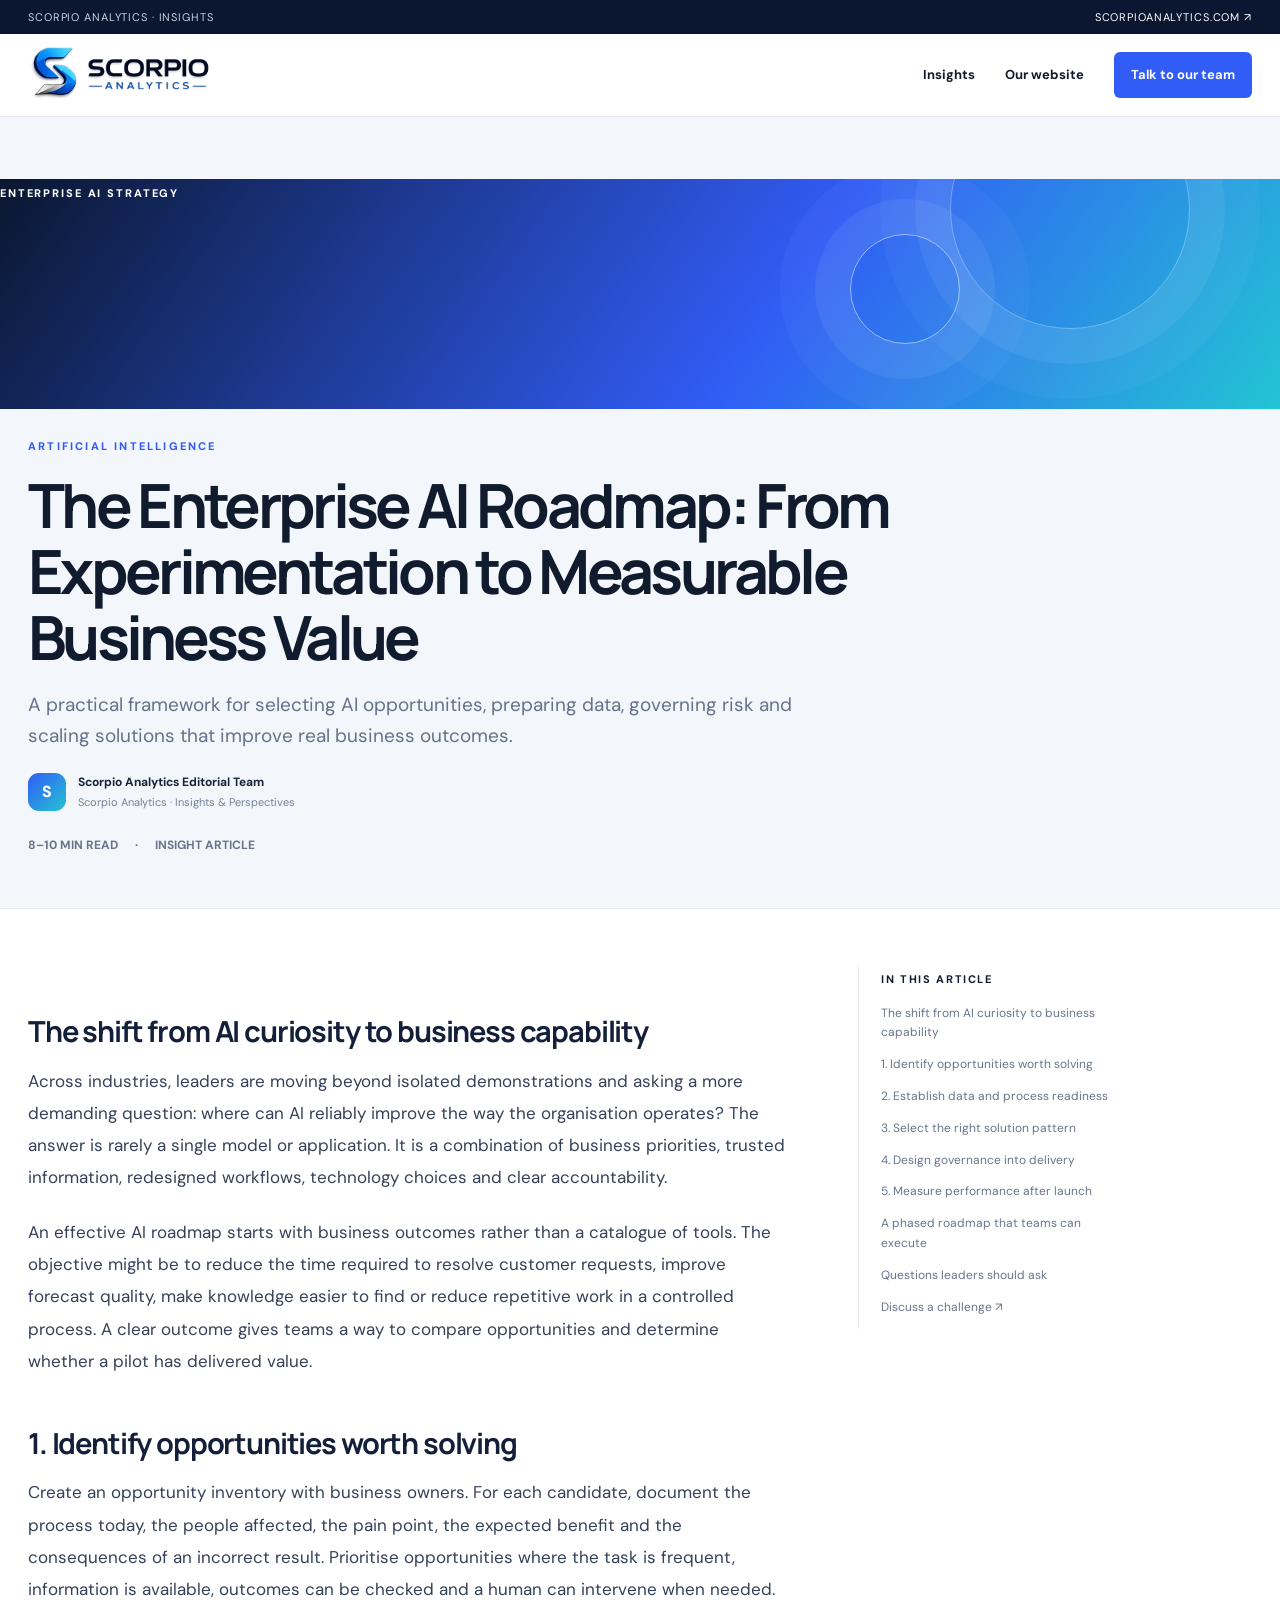
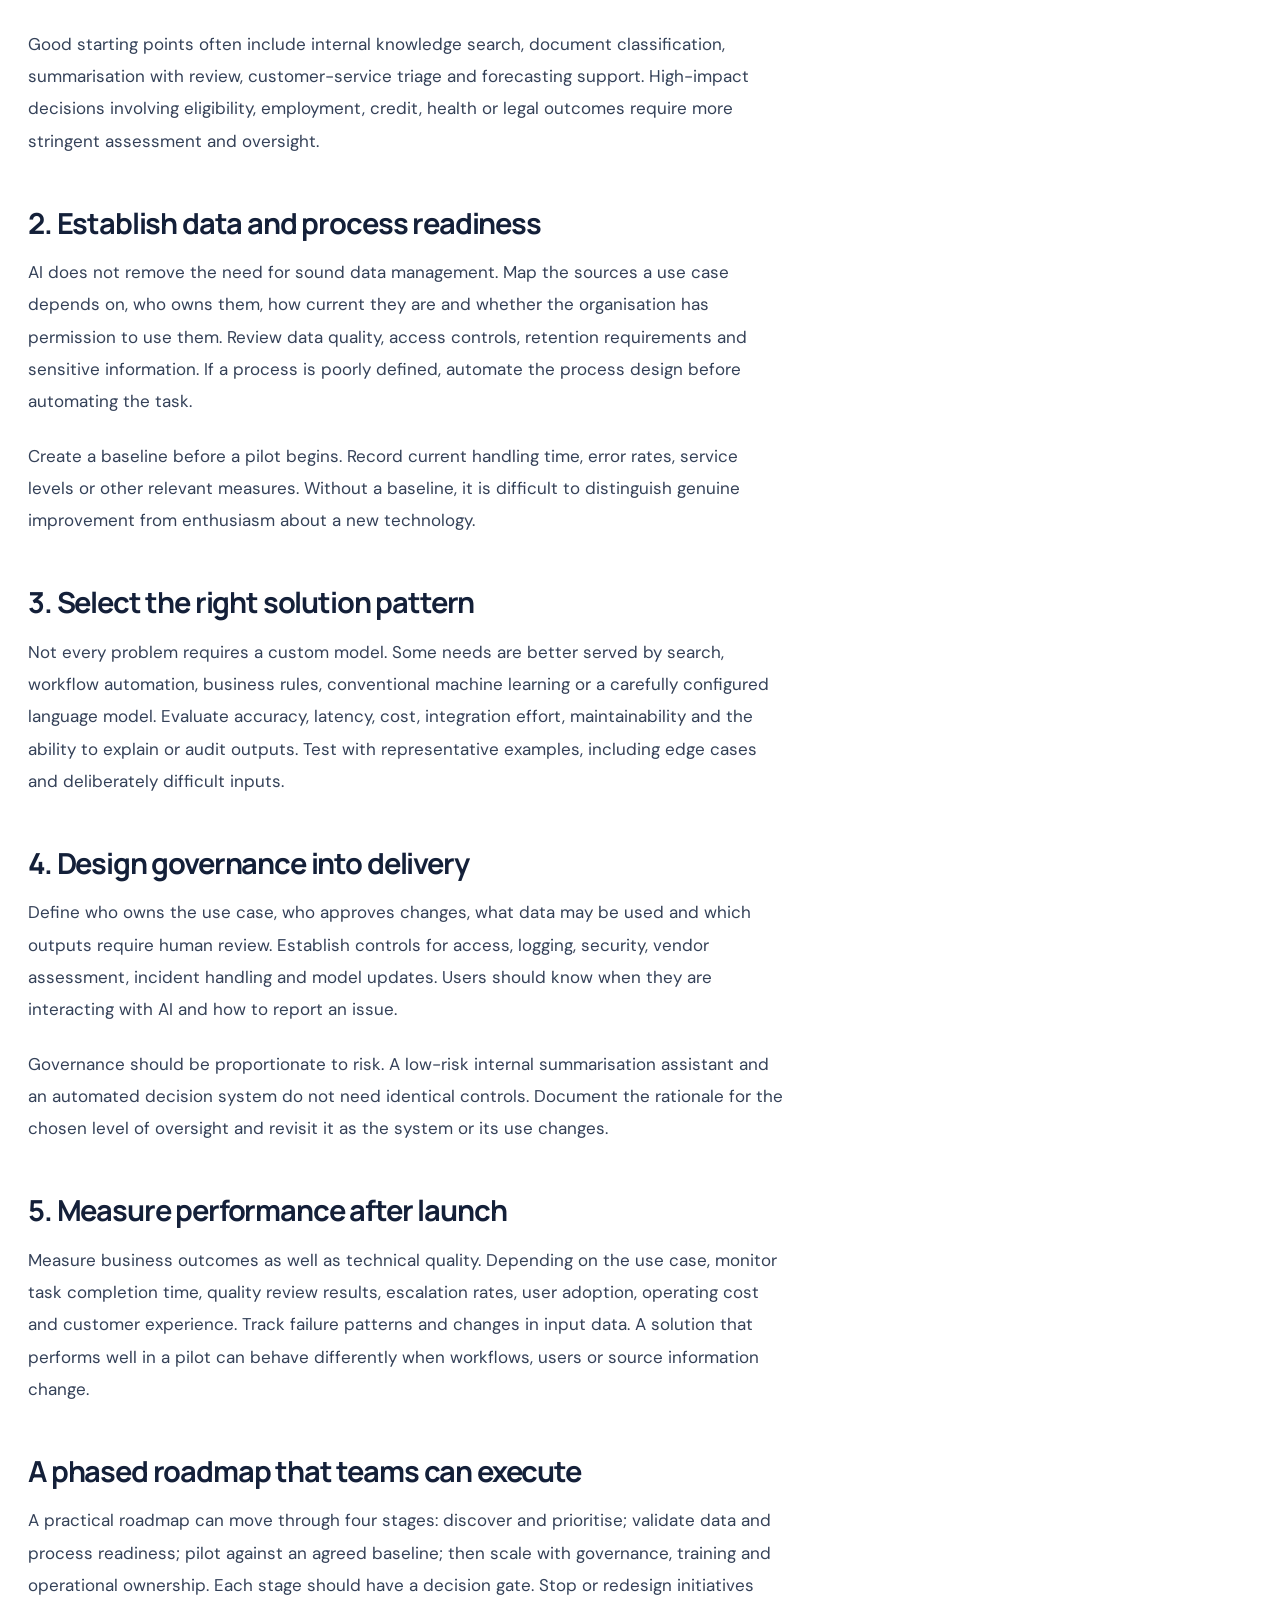
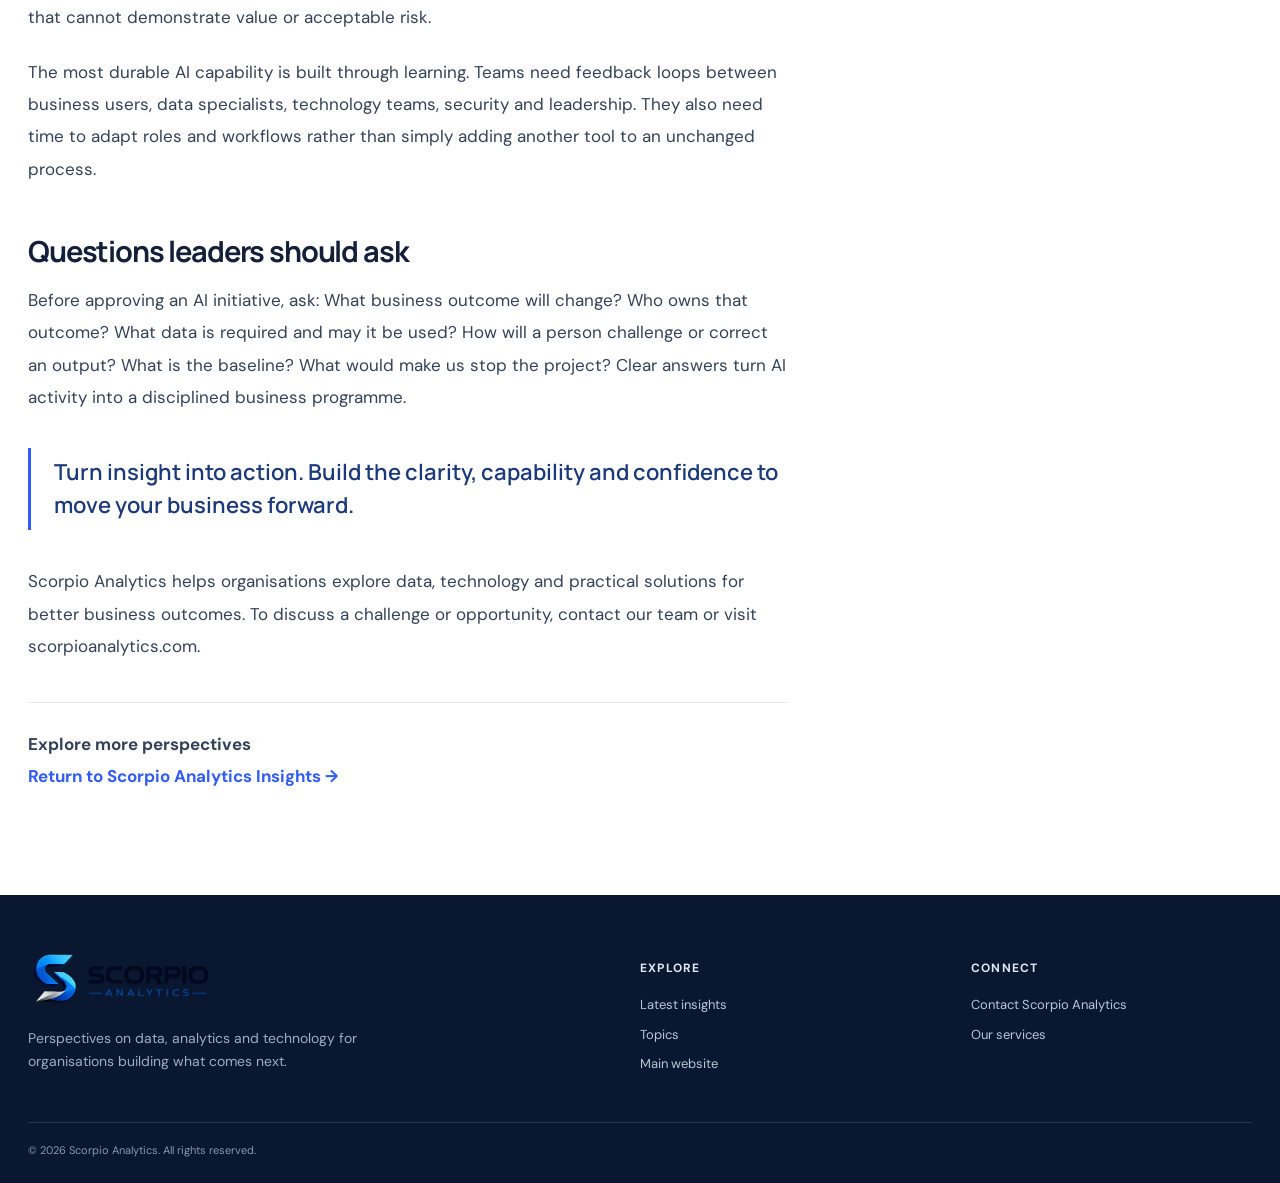
<file: backup-before-images/enterprise-ai-roadmap.html>
<!doctype html><html lang="en"><head><meta charset="utf-8"><meta name="viewport" content="width=device-width,initial-scale=1"><title>The Enterprise AI Roadmap: From Experimentation to Measurable Business Value | Scorpio Analytics Insights</title><meta name="description" content="A practical framework for selecting AI opportunities, preparing data, governing risk and scaling solutions that improve real business outcomes."><link rel="canonical" href="https://blogs.scorpioanalytics.com/articles/enterprise-ai-roadmap.html"><meta property="og:type" content="article"><meta property="og:title" content="The Enterprise AI Roadmap: From Experimentation to Measurable Business Value"><meta property="og:description" content="A practical framework for selecting AI opportunities, preparing data, governing risk and scaling solutions that improve real business outcomes."><link rel="stylesheet" href="../assets/site.css"><script type="application/ld+json">{"@context": "https://schema.org", "@type": "BlogPosting", "headline": "The Enterprise AI Roadmap: From Experimentation to Measurable Business Value", "description": "A practical framework for selecting AI opportunities, preparing data, governing risk and scaling solutions that improve real business outcomes.", "author": {"@type": "Organization", "name": "Scorpio Analytics Editorial Team"}, "publisher": {"@type": "Organization", "name": "Scorpio Analytics", "url": "https://scorpioanalytics.com/"}, "mainEntityOfPage": "https://blogs.scorpioanalytics.com/articles/enterprise-ai-roadmap.html", "keywords": ["enterprise AI strategy", "AI implementation", "business AI roadmap"], "inLanguage": "en"}</script>
<meta property="og:site_name" content="Scorpio Analytics Insights">
<meta property="og:url" content="https://blogs.scorpioanalytics.com/articles/enterprise-ai-roadmap.html">
<meta property="og:locale" content="en_US">
<meta name="twitter:card" content="summary_large_image">
<meta name="twitter:title" content="The Enterprise AI Roadmap: From Experimentation to Measurable Business Value">
<meta name="twitter:description" content="A practical framework for selecting AI opportunities, preparing data, governing risk and scaling solutions that improve real business outcomes.">
<meta name="author" content="Scorpio Analytics Editorial Team">
<meta name="robots" content="index, follow, max-image-preview:large">
<meta name="keywords" content="enterprise AI strategy, AI implementation, business AI roadmap">

</head><body><div class="topline"><div class="shell"><span>SCORPIO ANALYTICS · INSIGHTS</span><a href="https://scorpioanalytics.com/">SCORPIOANALYTICS.COM ↗</a></div></div><header><div class="shell nav"><a class="logo" href="../" aria-label="Scorpio Analytics Insights home"><img src="../assets/brand/scorpio-analytics-logo-trim.png" alt="Scorpio Analytics" class="brand-logo"></a><nav class="links"><a href="../">Insights</a><a href="https://scorpioanalytics.com/">Our website</a><a class="pill" href="mailto:support@scorpioanalytics.com">Talk to our team</a></nav></div></header><section class="articlehero"><div class="article-visual visual-enterprise-ai-roadmap" role="img" aria-label="Editorial illustration for The Enterprise AI Roadmap: From Experimentation to Measurable Business Value"><span>ENTERPRISE AI STRATEGY</span><i></i><b></b></div><div class="shell"><div class="eyebrow" style="color:#315cf5">Artificial Intelligence</div><h1>The Enterprise AI Roadmap: From Experimentation to Measurable Business Value</h1><p class="dek">A practical framework for selecting AI opportunities, preparing data, governing risk and scaling solutions that improve real business outcomes.</p>
<div class="editorial-byline">
  <span class="byline-mark">S</span>
  <span><strong>Scorpio Analytics Editorial Team</strong><small>Scorpio Analytics · Insights &amp; Perspectives</small></span>
</div>
<div class="articlemeta"><span>8–10 MIN READ</span><span>·</span><span>INSIGHT ARTICLE</span></div></div></section><main class="shell articlegrid"><article class="prose"><section id="s0"><h2>The shift from AI curiosity to business capability</h2><p>Across industries, leaders are moving beyond isolated demonstrations and asking a more demanding question: where can AI reliably improve the way the organisation operates? The answer is rarely a single model or application. It is a combination of business priorities, trusted information, redesigned workflows, technology choices and clear accountability.</p><p>An effective AI roadmap starts with business outcomes rather than a catalogue of tools. The objective might be to reduce the time required to resolve customer requests, improve forecast quality, make knowledge easier to find or reduce repetitive work in a controlled process. A clear outcome gives teams a way to compare opportunities and determine whether a pilot has delivered value.</p></section><section id="s1"><h2>1. Identify opportunities worth solving</h2><p>Create an opportunity inventory with business owners. For each candidate, document the process today, the people affected, the pain point, the expected benefit and the consequences of an incorrect result. Prioritise opportunities where the task is frequent, information is available, outcomes can be checked and a human can intervene when needed.</p><p>Good starting points often include internal knowledge search, document classification, summarisation with review, customer-service triage and forecasting support. High-impact decisions involving eligibility, employment, credit, health or legal outcomes require more stringent assessment and oversight.</p></section><section id="s2"><h2>2. Establish data and process readiness</h2><p>AI does not remove the need for sound data management. Map the sources a use case depends on, who owns them, how current they are and whether the organisation has permission to use them. Review data quality, access controls, retention requirements and sensitive information. If a process is poorly defined, automate the process design before automating the task.</p><p>Create a baseline before a pilot begins. Record current handling time, error rates, service levels or other relevant measures. Without a baseline, it is difficult to distinguish genuine improvement from enthusiasm about a new technology.</p></section><section id="s3"><h2>3. Select the right solution pattern</h2><p>Not every problem requires a custom model. Some needs are better served by search, workflow automation, business rules, conventional machine learning or a carefully configured language model. Evaluate accuracy, latency, cost, integration effort, maintainability and the ability to explain or audit outputs. Test with representative examples, including edge cases and deliberately difficult inputs.</p></section><section id="s4"><h2>4. Design governance into delivery</h2><p>Define who owns the use case, who approves changes, what data may be used and which outputs require human review. Establish controls for access, logging, security, vendor assessment, incident handling and model updates. Users should know when they are interacting with AI and how to report an issue.</p><p>Governance should be proportionate to risk. A low-risk internal summarisation assistant and an automated decision system do not need identical controls. Document the rationale for the chosen level of oversight and revisit it as the system or its use changes.</p></section><section id="s5"><h2>5. Measure performance after launch</h2><p>Measure business outcomes as well as technical quality. Depending on the use case, monitor task completion time, quality review results, escalation rates, user adoption, operating cost and customer experience. Track failure patterns and changes in input data. A solution that performs well in a pilot can behave differently when workflows, users or source information change.</p></section><section id="s6"><h2>A phased roadmap that teams can execute</h2><p>A practical roadmap can move through four stages: discover and prioritise; validate data and process readiness; pilot against an agreed baseline; then scale with governance, training and operational ownership. Each stage should have a decision gate. Stop or redesign initiatives that cannot demonstrate value or acceptable risk.</p><p>The most durable AI capability is built through learning. Teams need feedback loops between business users, data specialists, technology teams, security and leadership. They also need time to adapt roles and workflows rather than simply adding another tool to an unchanged process.</p></section><section id="s7"><h2>Questions leaders should ask</h2><p>Before approving an AI initiative, ask: What business outcome will change? Who owns that outcome? What data is required and may it be used? How will a person challenge or correct an output? What is the baseline? What would make us stop the project? Clear answers turn AI activity into a disciplined business programme.</p></section><blockquote>Turn insight into action. Build the clarity, capability and confidence to move your business forward.</blockquote><p>Scorpio Analytics helps organisations explore data, technology and practical solutions for better business outcomes. To discuss a challenge or opportunity, <a href="mailto:support@scorpioanalytics.com">contact our team</a> or visit <a href="https://scorpioanalytics.com/">scorpioanalytics.com</a>.</p><div class="related"><strong>Explore more perspectives</strong><p><a href="../">Return to Scorpio Analytics Insights →</a></p></div></article><aside class="toc"><strong>In this article</strong><a href="#s0">The shift from AI curiosity to business capability</a><a href="#s1">1. Identify opportunities worth solving</a><a href="#s2">2. Establish data and process readiness</a><a href="#s3">3. Select the right solution pattern</a><a href="#s4">4. Design governance into delivery</a><a href="#s5">5. Measure performance after launch</a><a href="#s6">A phased roadmap that teams can execute</a><a href="#s7">Questions leaders should ask</a><a href="mailto:support@scorpioanalytics.com">Discuss a challenge ↗</a></aside></main><footer><div class="shell"><div class="footgrid"><div><a class="logo" href="../" aria-label="Scorpio Analytics Insights home"><img src="../assets/brand/scorpio-analytics-logo-trim.png" alt="Scorpio Analytics" class="brand-logo"></a><p>Perspectives on data, analytics and technology for organisations building what comes next.</p></div><div><h4>Explore</h4><a href="../">Latest insights</a><a href="../#topics">Topics</a><a href="https://scorpioanalytics.com/">Main website</a></div><div><h4>Connect</h4><a href="mailto:support@scorpioanalytics.com">Contact Scorpio Analytics</a><a href="https://scorpioanalytics.com/">Our services</a></div></div><div class="copy">© 2026 Scorpio Analytics. All rights reserved.</div></div></footer></body></html>
</file>
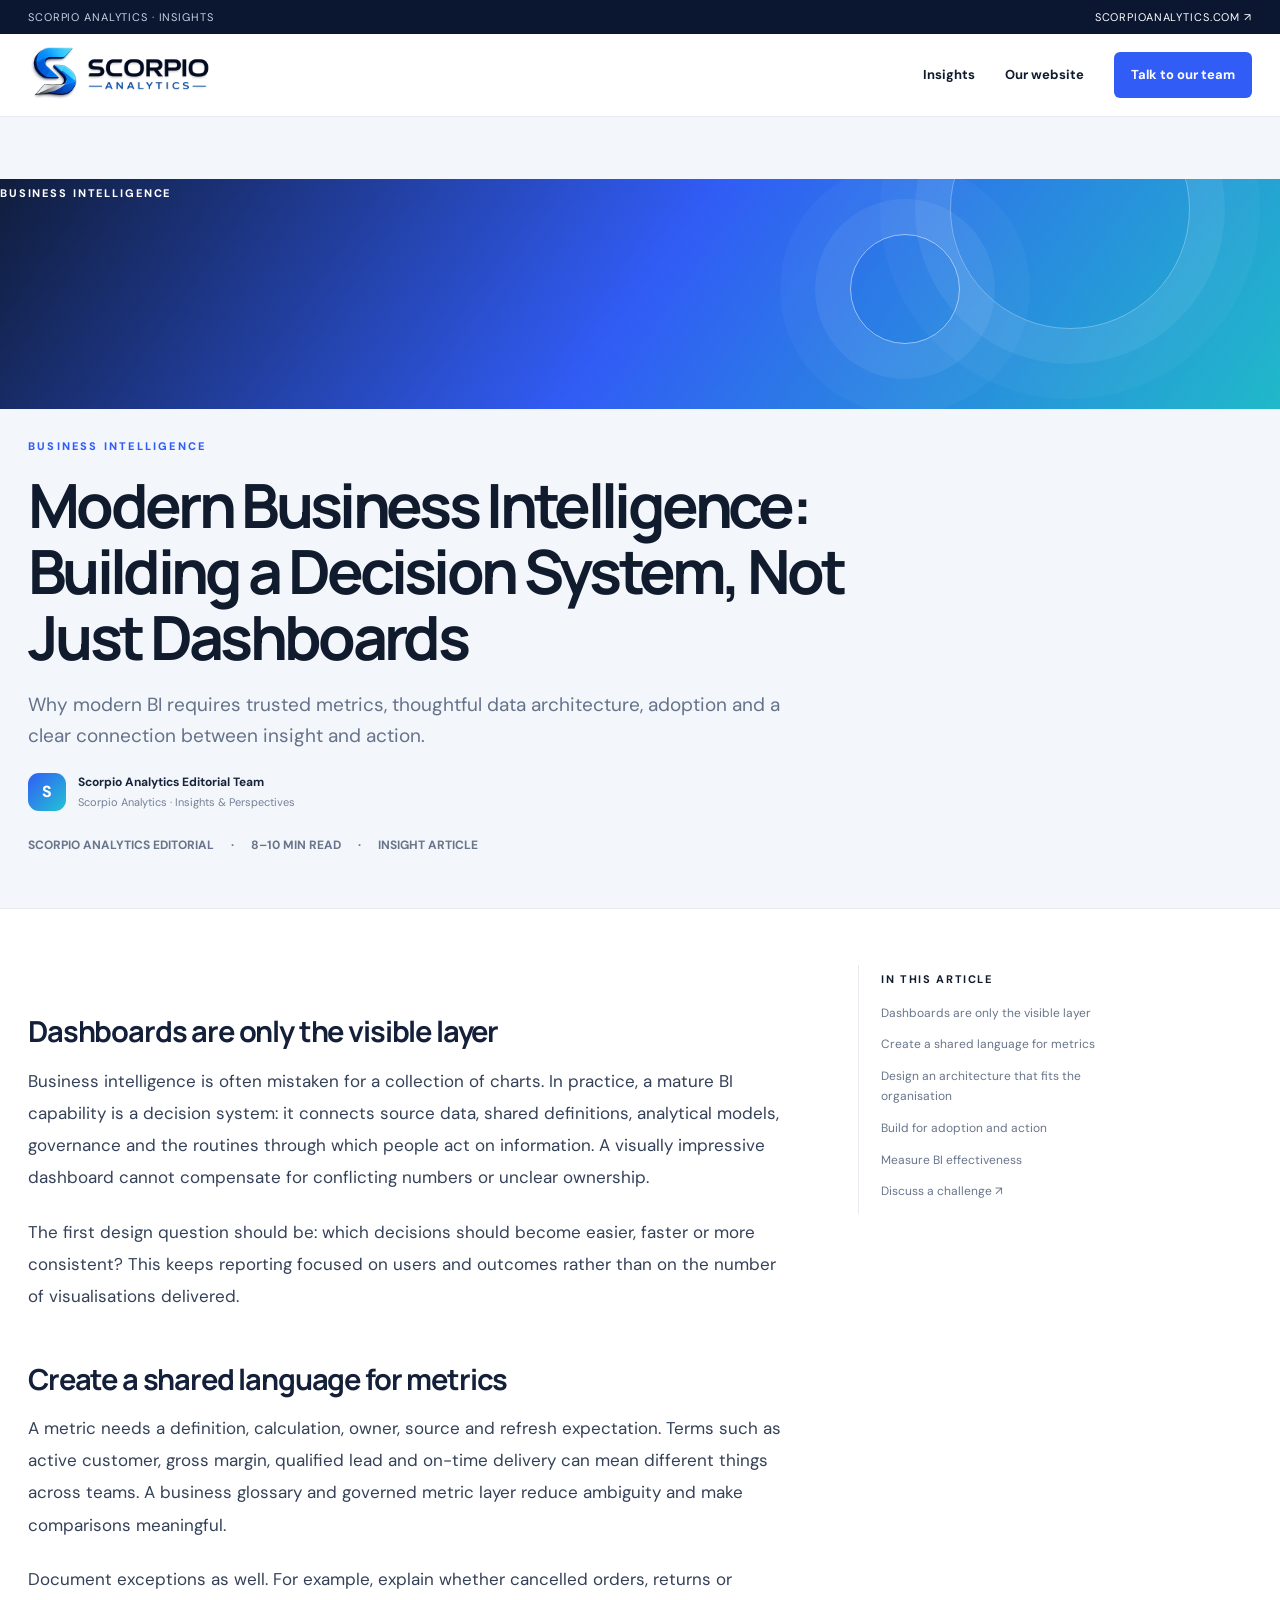
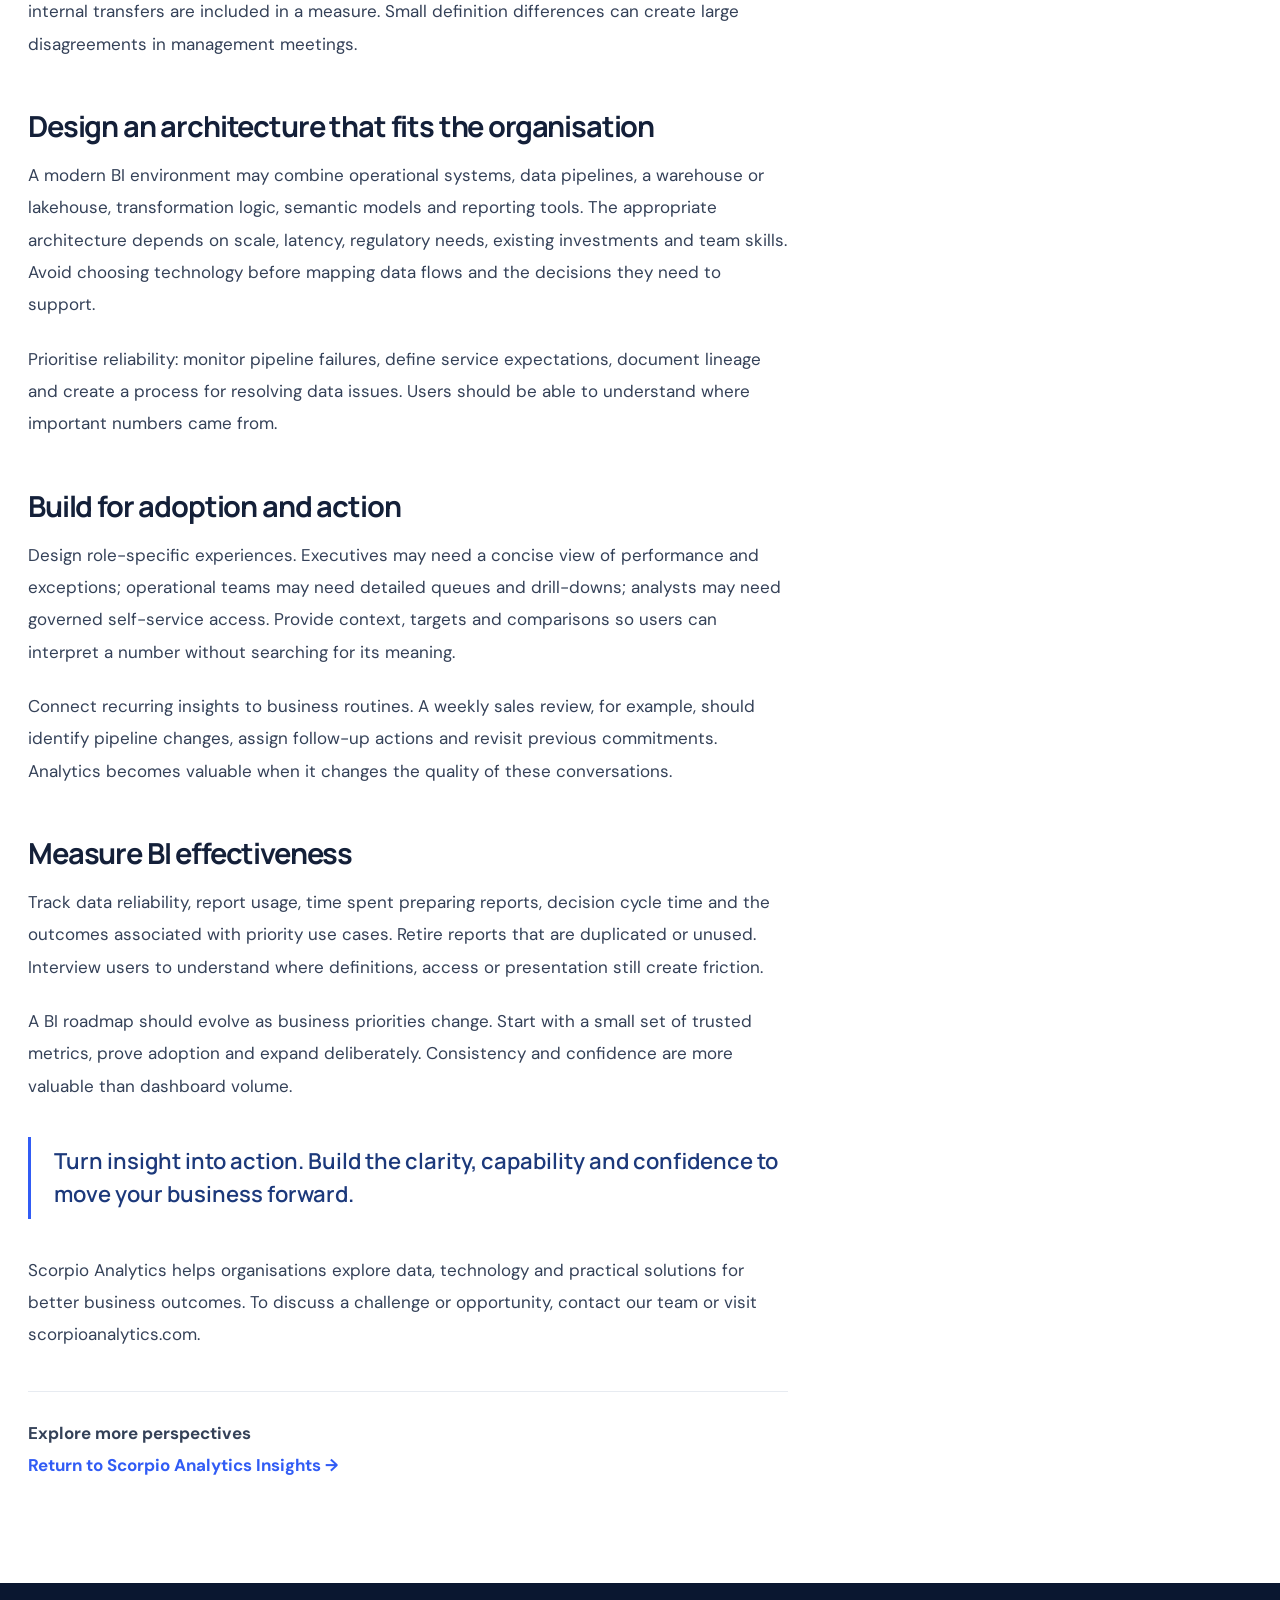
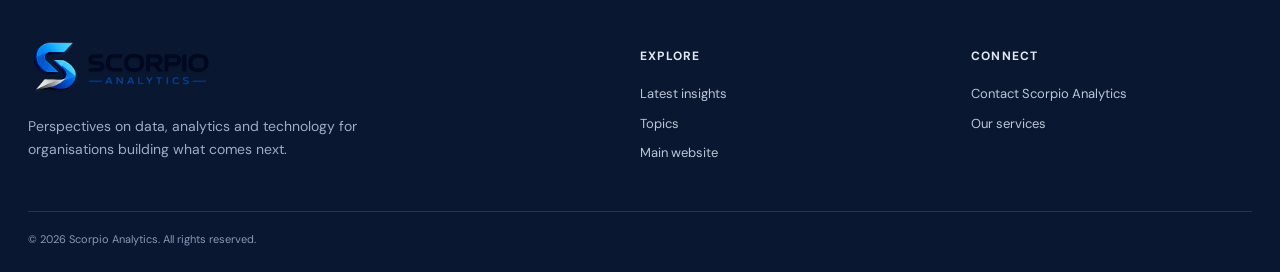
<file: backup-before-images/modern-business-intelligence.html>
<!doctype html><html lang="en"><head><meta charset="utf-8"><meta name="viewport" content="width=device-width,initial-scale=1"><title>Modern Business Intelligence: Building a Decision System, Not Just Dashboards | Scorpio Analytics Insights</title><meta name="description" content="Why modern BI requires trusted metrics, thoughtful data architecture, adoption and a clear connection between insight and action."><link rel="canonical" href="https://blogs.scorpioanalytics.com/articles/modern-business-intelligence.html"><meta property="og:type" content="article"><meta property="og:title" content="Modern Business Intelligence: Building a Decision System, Not Just Dashboards"><meta property="og:description" content="Why modern BI requires trusted metrics, thoughtful data architecture, adoption and a clear connection between insight and action."><link rel="stylesheet" href="../assets/site.css"><script type="application/ld+json">{"@context": "https://schema.org", "@type": "BlogPosting", "headline": "Modern Business Intelligence: Building a Decision System, Not Just Dashboards", "description": "Why modern BI requires trusted metrics, thoughtful data architecture, adoption and a clear connection between insight and action.", "author": {"@type": "Organization", "name": "Scorpio Analytics Editorial Team"}, "publisher": {"@type": "Organization", "name": "Scorpio Analytics", "url": "https://scorpioanalytics.com/"}, "mainEntityOfPage": "https://blogs.scorpioanalytics.com/articles/modern-business-intelligence.html", "keywords": ["business intelligence", "BI strategy", "data-driven decisions"], "inLanguage": "en"}</script>
<meta property="og:site_name" content="Scorpio Analytics Insights">
<meta property="og:url" content="https://blogs.scorpioanalytics.com/articles/modern-business-intelligence.html">
<meta property="og:locale" content="en_US">
<meta name="twitter:card" content="summary_large_image">
<meta name="twitter:title" content="Modern Business Intelligence: Building a Decision System, Not Just Dashboards">
<meta name="twitter:description" content="Why modern BI requires trusted metrics, thoughtful data architecture, adoption and a clear connection between insight and action.">
<meta name="author" content="Scorpio Analytics Editorial Team">
<meta name="robots" content="index, follow, max-image-preview:large">
<meta name="keywords" content="business intelligence, BI strategy, data-driven decisions">

</head><body><div class="topline"><div class="shell"><span>SCORPIO ANALYTICS · INSIGHTS</span><a href="https://scorpioanalytics.com/">SCORPIOANALYTICS.COM ↗</a></div></div><header><div class="shell nav"><a class="logo" href="../" aria-label="Scorpio Analytics Insights home"><img src="../assets/brand/scorpio-analytics-logo-trim.png" alt="Scorpio Analytics" class="brand-logo"></a><nav class="links"><a href="../">Insights</a><a href="https://scorpioanalytics.com/">Our website</a><a class="pill" href="mailto:support@scorpioanalytics.com">Talk to our team</a></nav></div></header><section class="articlehero"><div class="article-visual visual-modern-business-intelligence" role="img" aria-label="Editorial illustration for Modern Business Intelligence: Building a Decision System, Not Just Dashboards"><span>BUSINESS INTELLIGENCE</span><i></i><b></b></div><div class="shell"><div class="eyebrow" style="color:#315cf5">Business Intelligence</div><h1>Modern Business Intelligence: Building a Decision System, Not Just Dashboards</h1><p class="dek">Why modern BI requires trusted metrics, thoughtful data architecture, adoption and a clear connection between insight and action.</p>
<div class="editorial-byline">
  <span class="byline-mark">S</span>
  <span><strong>Scorpio Analytics Editorial Team</strong><small>Scorpio Analytics · Insights &amp; Perspectives</small></span>
</div>
</p><div class="articlemeta"><span>SCORPIO ANALYTICS EDITORIAL</span><span>·</span><span>8–10 MIN READ</span><span>·</span><span>INSIGHT ARTICLE</span></div></div></section><main class="shell articlegrid"><article class="prose"><section id="s0"><h2>Dashboards are only the visible layer</h2><p>Business intelligence is often mistaken for a collection of charts. In practice, a mature BI capability is a decision system: it connects source data, shared definitions, analytical models, governance and the routines through which people act on information. A visually impressive dashboard cannot compensate for conflicting numbers or unclear ownership.</p><p>The first design question should be: which decisions should become easier, faster or more consistent? This keeps reporting focused on users and outcomes rather than on the number of visualisations delivered.</p></section><section id="s1"><h2>Create a shared language for metrics</h2><p>A metric needs a definition, calculation, owner, source and refresh expectation. Terms such as active customer, gross margin, qualified lead and on-time delivery can mean different things across teams. A business glossary and governed metric layer reduce ambiguity and make comparisons meaningful.</p><p>Document exceptions as well. For example, explain whether cancelled orders, returns or internal transfers are included in a measure. Small definition differences can create large disagreements in management meetings.</p></section><section id="s2"><h2>Design an architecture that fits the organisation</h2><p>A modern BI environment may combine operational systems, data pipelines, a warehouse or lakehouse, transformation logic, semantic models and reporting tools. The appropriate architecture depends on scale, latency, regulatory needs, existing investments and team skills. Avoid choosing technology before mapping data flows and the decisions they need to support.</p><p>Prioritise reliability: monitor pipeline failures, define service expectations, document lineage and create a process for resolving data issues. Users should be able to understand where important numbers came from.</p></section><section id="s3"><h2>Build for adoption and action</h2><p>Design role-specific experiences. Executives may need a concise view of performance and exceptions; operational teams may need detailed queues and drill-downs; analysts may need governed self-service access. Provide context, targets and comparisons so users can interpret a number without searching for its meaning.</p><p>Connect recurring insights to business routines. A weekly sales review, for example, should identify pipeline changes, assign follow-up actions and revisit previous commitments. Analytics becomes valuable when it changes the quality of these conversations.</p></section><section id="s4"><h2>Measure BI effectiveness</h2><p>Track data reliability, report usage, time spent preparing reports, decision cycle time and the outcomes associated with priority use cases. Retire reports that are duplicated or unused. Interview users to understand where definitions, access or presentation still create friction.</p><p>A BI roadmap should evolve as business priorities change. Start with a small set of trusted metrics, prove adoption and expand deliberately. Consistency and confidence are more valuable than dashboard volume.</p></section><blockquote>Turn insight into action. Build the clarity, capability and confidence to move your business forward.</blockquote><p>Scorpio Analytics helps organisations explore data, technology and practical solutions for better business outcomes. To discuss a challenge or opportunity, <a href="mailto:support@scorpioanalytics.com">contact our team</a> or visit <a href="https://scorpioanalytics.com/">scorpioanalytics.com</a>.</p><div class="related"><strong>Explore more perspectives</strong><p><a href="../">Return to Scorpio Analytics Insights →</a></p></div></article><aside class="toc"><strong>In this article</strong><a href="#s0">Dashboards are only the visible layer</a><a href="#s1">Create a shared language for metrics</a><a href="#s2">Design an architecture that fits the organisation</a><a href="#s3">Build for adoption and action</a><a href="#s4">Measure BI effectiveness</a><a href="mailto:support@scorpioanalytics.com">Discuss a challenge ↗</a></aside></main><footer><div class="shell"><div class="footgrid"><div><a class="logo" href="../" aria-label="Scorpio Analytics Insights home"><img src="../assets/brand/scorpio-analytics-logo-trim.png" alt="Scorpio Analytics" class="brand-logo"></a><p>Perspectives on data, analytics and technology for organisations building what comes next.</p></div><div><h4>Explore</h4><a href="../">Latest insights</a><a href="../#topics">Topics</a><a href="https://scorpioanalytics.com/">Main website</a></div><div><h4>Connect</h4><a href="mailto:support@scorpioanalytics.com">Contact Scorpio Analytics</a><a href="https://scorpioanalytics.com/">Our services</a></div></div><div class="copy">© 2026 Scorpio Analytics. All rights reserved.</div></div></footer></body></html>
</file>
<file: assets/site.css>
@import url('https://fonts.googleapis.com/css2?family=DM+Sans:wght@400;500;600;700&family=Manrope:wght@400;500;600;700;800&display=swap');
:root{--ink:#111b2e;--muted:#68758a;--line:#e7ebf1;--paper:#fff;--soft:#f5f7fa;--navy:#0a1730;--blue:#315cf5;--cyan:#23c4d4;--max:1240px}
*{box-sizing:border-box}html{scroll-behavior:smooth}body{margin:0;color:var(--ink);font:16px/1.65 'DM Sans',Arial,sans-serif}a{color:inherit;text-decoration:none}button,input{font:inherit}.shell{width:min(var(--max),calc(100% - 56px));margin:auto}
.topline{background:#0b1730;color:#c7d2e5;font-size:11px;letter-spacing:.08em}.topline .shell{height:34px;display:flex;justify-content:space-between;align-items:center}.topline a{color:white}
header{position:sticky;top:0;background:rgba(255,255,255,.94);backdrop-filter:blur(16px);z-index:20;border-bottom:1px solid var(--line)}.nav{height:82px;display:flex;align-items:center;justify-content:space-between}.logo{display:flex;align-items:center;gap:12px;font:800 16px 'Manrope';letter-spacing:-.04em}.symbol{width:40px;height:40px;display:grid;place-items:center;color:white;border-radius:12px;background:linear-gradient(135deg,#315cf5,#23c4d4);font-size:20px}.logo small{display:block;color:#77839a;font:700 9px 'DM Sans';letter-spacing:.22em;margin-top:-3px}.links{display:flex;gap:30px;align-items:center;font-size:13px;font-weight:700}.links a:hover{color:var(--blue)}.pill{padding:12px 17px;border-radius:6px;background:var(--blue);color:#fff!important}
.hero{background:var(--navy);color:white;position:relative;overflow:hidden;padding:90px 0 78px}.hero:before{content:"";position:absolute;width:600px;height:600px;border:1px solid #ffffff18;border-radius:50%;right:-70px;top:-290px;box-shadow:0 0 0 70px #ffffff08,0 0 0 140px #ffffff05}.hero:after{content:"";position:absolute;width:360px;height:360px;background:radial-gradient(circle,#315cf54d,transparent 68%);right:10%;bottom:-240px}.hero .shell{position:relative;z-index:1}.eyebrow{font-size:11px;letter-spacing:.2em;text-transform:uppercase;font-weight:800;color:var(--cyan)}.hero h1{font:700 clamp(43px,6vw,76px)/1.04 'Manrope';letter-spacing:-.065em;max-width:900px;margin:20px 0 22px}.hero p{font-size:19px;line-height:1.7;color:#bdc9dc;max-width:700px;margin:0}.herofoot{display:flex;gap:22px;align-items:center;margin-top:34px;color:#c5d1e3;font-size:12px}.dot{width:5px;height:5px;border-radius:50%;background:var(--cyan);display:inline-block;margin-right:8px}
.feature{padding:66px 0 54px}.section-kicker{font-size:11px;text-transform:uppercase;letter-spacing:.18em;color:var(--blue);font-weight:800}.section-title{font:700 34px/1.2 'Manrope';letter-spacing:-.045em;margin:8px 0}.feature-card{display:grid;grid-template-columns:1.1fr .9fr;min-height:390px;border:1px solid var(--line);margin-top:26px}.feature-art{background:linear-gradient(145deg,#0d1b3a,#254b9a 62%,#20b7c9);position:relative;overflow:hidden;display:flex;align-items:end;padding:34px;color:white}.feature-art:before{content:"";position:absolute;width:400px;height:400px;border:1px solid #ffffff55;border-radius:50%;right:-70px;top:-130px;box-shadow:0 0 0 50px #ffffff10,0 0 0 100px #ffffff08}.feature-art span{font-size:11px;letter-spacing:.18em;font-weight:800;position:relative}.feature-copy{padding:42px;display:flex;flex-direction:column;justify-content:center}.meta{font-size:11px;color:var(--muted);font-weight:700;letter-spacing:.07em;text-transform:uppercase}.feature-copy h2{font:700 clamp(27px,3vw,39px)/1.15 'Manrope';letter-spacing:-.045em;margin:15px 0}.feature-copy p{color:var(--muted);margin:0 0 25px}.arrow{font-size:13px;color:var(--blue);font-weight:800}
.content{padding:46px 0 80px}.toolbar{display:flex;align-items:center;justify-content:space-between;gap:18px;margin:25px 0 30px}.search{width:min(350px,100%);border:1px solid var(--line);padding:13px 15px;border-radius:5px;outline:none}.search:focus{border-color:var(--blue)}.filters{display:flex;gap:8px;flex-wrap:wrap}.filter{border:1px solid var(--line);padding:9px 13px;background:white;color:#59677e;border-radius:4px;font-size:12px;font-weight:700;cursor:pointer}.filter.active,.filter:hover{background:#eef2ff;border-color:#cbd6ff;color:var(--blue)}
.grid{display:grid;grid-template-columns:repeat(3,1fr);gap:34px 25px}.card{min-width:0}.art{height:205px;position:relative;overflow:hidden;background:linear-gradient(140deg,#101e3d,#315cf5,#22b9ca);display:flex;align-items:end;padding:20px;color:#fff}.art:before{content:"";position:absolute;width:230px;height:230px;border:1px solid #ffffff55;border-radius:50%;right:-45px;top:-95px;box-shadow:0 0 0 35px #ffffff12,0 0 0 70px #ffffff09}.art:after{content:"";position:absolute;width:100px;height:100px;border:1px solid #ffffff60;border-radius:50%;right:65px;bottom:-50px}.art span{font-size:10px;font-weight:800;letter-spacing:.18em;position:relative}.card .meta{margin-top:17px}.card h3{font:700 22px/1.25 'Manrope';letter-spacing:-.035em;margin:9px 0}.card p{color:var(--muted);font-size:14px;margin:0 0 16px}.card:hover h3{color:var(--blue)}.empty{grid-column:1/-1;padding:35px;text-align:center;color:var(--muted)}
.band{background:#f2f5fa;padding:58px 0}.bandinner{display:flex;justify-content:space-between;align-items:center;gap:30px}.band h2{font:700 30px 'Manrope';letter-spacing:-.04em;margin:0 0 8px}.band p{color:var(--muted);margin:0}.button{display:inline-block;background:var(--blue);color:white;padding:14px 20px;border-radius:4px;font-weight:700;font-size:13px;white-space:nowrap}
footer{background:#0a1730;color:#e1e8f3;padding:48px 0 24px}.footgrid{display:grid;grid-template-columns:2fr 1fr 1fr;gap:50px}.footgrid p{max-width:400px;color:#9eacc4;font-size:14px}.footgrid h4{font-size:12px;letter-spacing:.1em;text-transform:uppercase}.footgrid a{display:block;color:#b9c6da;font-size:13px;margin:8px 0}.copy{border-top:1px solid #ffffff20;margin-top:35px;padding-top:18px;color:#8798b4;font-size:11px}
.articlehero{background:#f3f6fa;padding:62px 0 52px;border-bottom:1px solid var(--line)}.articlehero h1{font:700 clamp(38px,5.2vw,61px)/1.08 'Manrope';letter-spacing:-.06em;max-width:900px;margin:17px 0}.dek{font-size:19px;color:#64728a;max-width:780px}.articlemeta{display:flex;gap:17px;flex-wrap:wrap;color:#68758a;font-size:12px;font-weight:700;margin-top:25px}.articlegrid{display:grid;grid-template-columns:minmax(0,760px) 250px;gap:70px;padding:56px 0 80px}.prose{font-size:17px;line-height:1.9;color:#344158}.prose p{margin:0 0 22px}.prose h2{font:700 29px/1.25 'Manrope';letter-spacing:-.04em;color:#142039;margin:48px 0 15px}.prose h3{font:700 21px 'Manrope';margin:30px 0 10px}.prose ul,.prose ol{padding-left:25px;margin-bottom:25px}.prose li{padding:4px 0}.prose blockquote{font:600 22px/1.5 'Manrope';color:#1c397b;border-left:3px solid var(--blue);padding:8px 0 8px 23px;margin:35px 0}.toc{position:sticky;top:110px;border-left:1px solid var(--line);padding-left:22px;height:max-content}.toc strong{font-size:11px;letter-spacing:.15em;text-transform:uppercase}.toc a{display:block;color:#68758a;font-size:12px;margin:12px 0}.toc a:hover{color:var(--blue)}.related{border-top:1px solid var(--line);padding-top:25px;margin-top:40px}.related a{color:var(--blue);font-weight:700}
@media(max-width:850px){.grid{grid-template-columns:repeat(2,1fr)}.feature-card{grid-template-columns:1fr}.feature-art{min-height:220px}.articlegrid{grid-template-columns:1fr;gap:20px}.toc{position:static;border:1px solid var(--line);padding:20px}.toolbar{align-items:flex-start;flex-direction:column}.footgrid{grid-template-columns:1fr 1fr}.footgrid>div:first-child{grid-column:1/-1}}
@media(max-width:560px){.shell{width:calc(100% - 32px)}.topline{display:none}.nav{height:68px}.links{gap:12px}.links a:not(.pill){display:none}.hero{padding:65px 0}.hero h1{font-size:43px}.feature{padding:44px 0 25px}.feature-copy{padding:25px}.grid{grid-template-columns:1fr}.art{height:190px}.bandinner{align-items:flex-start;flex-direction:column}.footgrid{grid-template-columns:1fr}.footgrid>div:first-child{grid-column:auto}.articlegrid{padding-top:35px}}

.leadership{padding:70px 0 82px}.leadership-intro{max-width:720px;color:var(--muted);margin:12px 0 30px}.leaders{display:grid;grid-template-columns:repeat(3,1fr);gap:20px;margin-top:28px}.leader{border:1px solid var(--line);padding:26px;background:#fff}.leader-monogram{width:66px;height:66px;border-radius:50%;display:grid;place-items:center;background:linear-gradient(135deg,#152b56,#315cf5 65%,#23c4d4);color:#fff;font:800 20px Manrope;margin-bottom:25px}.leader-role{font-size:10px;letter-spacing:.18em;font-weight:800;color:var(--blue)}.leader h3{font:700 22px Manrope;letter-spacing:-.04em;margin:8px 0}.leader-title{font-size:12px!important;color:#315cf5!important;font-weight:700}.leader p{font-size:13px;color:var(--muted);line-height:1.75}.leader a{font-size:12px;color:var(--blue);font-weight:800}.leadership-note{font-size:11px;color:#8792a3;margin-top:20px}@media(max-width:850px){.leaders{grid-template-columns:1fr 1fr}}@media(max-width:560px){.leaders{grid-template-columns:1fr}}

.leader-photo{display:block;width:100%;height:260px;object-fit:cover;object-position:center 28%;margin-bottom:24px;background:#eef2f7}
@media(max-width:850px){.leader-photo{height:240px}}
@media(max-width:560px){.leader-photo{height:300px;object-position:center 25%}}

/* Leadership section: consistent portrait framing and aligned profile cards */
.leadership .leaders{
  display:grid;
  grid-template-columns:repeat(3,minmax(0,1fr));
  align-items:stretch;
  gap:24px;
}
.leadership .leader{
  display:flex;
  flex-direction:column;
  min-width:0;
  height:100%;
  padding:0 0 26px;
  overflow:hidden;
  background:#fff;
  border:1px solid #e4e9f1;
  border-radius:12px;
  box-shadow:0 8px 28px rgba(16,31,58,.055);
}
.leadership .leader-photo{
  display:block;
  width:100%;
  height:300px;
  aspect-ratio:4/5;
  object-fit:cover;
  object-position:center 24%;
  margin:0 0 22px;
  background:#edf1f6;
}
.leadership .leader-role,
.leadership .leader h3,
.leadership .leader-title,
.leadership .leader p,
.leadership .leader a{
  margin-left:24px;
  margin-right:24px;
}
.leadership .leader-role{margin-top:0;margin-bottom:7px}
.leadership .leader h3{min-height:54px;display:flex;align-items:center;margin-top:0;margin-bottom:5px}
.leadership .leader-title{min-height:42px;margin-top:0;margin-bottom:12px;line-height:1.5}
.leadership .leader p:not(.leader-title){flex:1;margin-top:0;margin-bottom:18px}
.leadership .leader a{margin-top:auto;align-self:flex-start}
@media(max-width:850px){
 .leadership .leaders{grid-template-columns:repeat(2,minmax(0,1fr))}
 .leadership .leader-photo{height:280px}
}
@media(max-width:560px){
 .leadership .leaders{grid-template-columns:1fr;gap:18px}
 .leadership .leader-photo{height:340px;aspect-ratio:4/5}
 .leadership .leader h3,.leadership .leader-title{min-height:0}
}

/* FINAL FIX: leadership layout */
.leadership .leaders {
  display: grid !important;
  grid-template-columns: repeat(3, minmax(0, 1fr)) !important;
  gap: 28px !important;
  align-items: stretch !important;
  width: 100% !important;
}

.leadership .leader {
  display: flex !important;
  flex-direction: column !important;
  width: 100% !important;
  min-width: 0 !important;
  overflow: hidden !important;
  padding: 0 0 24px !important;
  border: 1px solid #e5eaf1 !important;
  border-radius: 14px !important;
  background: #fff !important;
  box-shadow: 0 8px 28px rgba(15, 30, 60, .07) !important;
}

.leadership .leader-photo {
  display: block !important;
  width: 100% !important;
  height: 300px !important;
  max-width: 100% !important;
  object-fit: cover !important;
  object-position: center 25% !important;
  margin: 0 0 22px !important;
}

.leadership .leader-role,
.leadership .leader h3,
.leadership .leader-title,
.leadership .leader p,
.leadership .leader a {
  margin-left: 22px !important;
  margin-right: 22px !important;
}

.leadership .leader h3 {
  min-height: 35px;
}

.leadership .leader-title {
  min-height: 40px;
}

.leadership .leader p:not(.leader-title) {
  flex: 1;
}

@media (max-width: 850px) {
  .leadership .leaders {
    grid-template-columns: repeat(2, minmax(0, 1fr)) !important;
  }
}

@media (max-width: 560px) {
  .leadership .leaders {
    grid-template-columns: 1fr !important;
  }

  .leadership .leader-photo {
    height: 340px !important;
  }
}

/* Leadership portrait framing correction */
#leadership .leader-photo {
  width: 100% !important;
  height: auto !important;
  aspect-ratio: 4 / 5 !important;
  object-fit: contain !important;
  object-position: center center !important;
  display: block !important;
  background: #eef2f7 !important;
  margin: 0 0 22px !important;
}

#leadership .leader {
  align-items: stretch !important;
}

#leadership .leader h3 {
  min-height: 35px !important;
}

#leadership .leader-title {
  min-height: 42px !important;
}


/* Scorpio Analytics branded demo profile avatars */
#leadership .leader-demo-avatar {
  width: 100%;
  height: 290px;
  display: flex;
  align-items: center;
  justify-content: center;
  margin: 0 0 22px;
  background: linear-gradient(135deg, #102344, #315cf5 60%, #20b9c9);
}

#leadership .leader-demo-avatar span {
  width: 100px;
  height: 100px;
  display: grid;
  place-items: center;
  border-radius: 50%;
  border: 3px solid white;
  background: rgba(255,255,255,.15);
  color: white;
  font: 800 30px Manrope, sans-serif;
  box-shadow: 0 10px 30px rgba(0,0,0,.18);
}

@media(max-width:560px) {
  #leadership .leader-demo-avatar {
    height: 340px;
  }
}


/* Permanent leadership portrait layout */
#leadership .leaders {
  display: grid !important;
  grid-template-columns: repeat(3, minmax(0, 1fr)) !important;
  gap: 26px !important;
  align-items: stretch !important;
}

#leadership .leader {
  display: flex !important;
  flex-direction: column !important;
  min-width: 0 !important;
  overflow: hidden !important;
  border-radius: 14px !important;
  background: #fff !important;
}

#leadership .leader-demo-avatar,
#leadership .leader-photo {
  width: 100% !important;
  height: 300px !important;
  flex: 0 0 300px !important;
  margin: 0 0 22px !important;
  object-fit: cover !important;
  object-position: center 25% !important;
}

#leadership .leader-demo-avatar {
  display: flex !important;
  align-items: center !important;
  justify-content: center !important;
  background: linear-gradient(135deg, #102344, #315cf5 60%, #20b9c9) !important;
}

#leadership .leader-role,
#leadership .leader h3,
#leadership .leader-title,
#leadership .leader p,
#leadership .leader a {
  margin-left: 23px !important;
  margin-right: 23px !important;
}

#leadership .leader h3 { min-height: 35px; }
#leadership .leader-title { min-height: 42px; }
#leadership .leader p:not(.leader-title) { flex: 1; }

@media(max-width:850px) {
  #leadership .leaders {
    grid-template-columns: repeat(2, minmax(0, 1fr)) !important;
  }
}

@media(max-width:560px) {
  #leadership .leaders {
    grid-template-columns: 1fr !important;
  }
  #leadership .leader-demo-avatar,
  #leadership .leader-photo {
    height: 340px !important;
    flex-basis: 340px !important;
  }
}


/* Editorial visuals: branded CSS artwork, no external image dependencies */
.article-visual {
  height: 230px;
  max-width: 100%;
  margin: 0 0 28px;
  position: relative;
  overflow: hidden;
  display: flex;
  align-items: end;
  padding: 25px;
  color: white;
  background: linear-gradient(125deg,#0a1730,#315cf5 60%,#23c4d4);
}
.article-visual span { position:relative;z-index:2;font-size:11px;font-weight:800;letter-spacing:.17em }
.article-visual i,.article-visual b {
  position:absolute;display:block;border:1px solid #ffffff55;border-radius:50%;
  width:240px;height:240px;right:7%;top:-90px;
  box-shadow:0 0 0 35px #ffffff10,0 0 0 70px #ffffff08;
}
.article-visual b {width:110px;height:110px;right:25%;top:55px;border-color:#ffffff88}
.visual-modern-business-intelligence {background:linear-gradient(125deg,#101d3c,#315cf5,#20b9c9)}
.visual-data-governance-at-scale {background:linear-gradient(125deg,#102b39,#167c91,#55b9bd)}
.visual-analytics-for-growth {background:linear-gradient(125deg,#17264b,#5368c8,#24a6b8)}
.visual-cloud-data-platforms {background:linear-gradient(125deg,#102344,#2879b9,#42c1d0)}
.visual-responsible-ai-governance {background:linear-gradient(125deg,#15213e,#6551a6,#25a8b6)}
.editorial-byline {display:flex;align-items:center;gap:12px;margin:22px 0 10px}
.byline-mark {width:38px;height:38px;display:grid;place-items:center;border-radius:11px;background:linear-gradient(135deg,#315cf5,#23c4d4);color:white;font-weight:800}
.editorial-byline strong,.editorial-byline small {display:block}
.editorial-byline strong {font-size:12px;color:#17243b}
.editorial-byline small {font-size:11px;color:#758198}
.card .art {background-size:cover}
@media(max-width:560px){.article-visual{height:175px}}

/* Official Scorpio Analytics brand logo */
.logo {
  display: inline-flex;
  align-items: center;
  flex-shrink: 0;
}

.brand-logo {
  display: block;
  width: 225px;
  height: 62px;
  object-fit: contain;
  object-position: left center;
}

footer .brand-logo {
  filter: none;
}

@media(max-width:560px) {
  .brand-logo {
    width: 190px;
    height: 54px;
  }
}



/* Real photographic editorial images */
.art {
  position: relative;
  overflow: hidden;
}
.art img {
  display: block;
  width: 100%;
  height: 100%;
  min-height: 190px;
  object-fit: cover;
  transition: transform .35s ease;
}
.card:hover .art img {
  transform: scale(1.035);
}
.art span {
  position: absolute;
  left: 16px;
  bottom: 14px;
  z-index: 2;
}
.feature-art {
  position: relative;
  display: block;
  overflow: hidden;
}
.feature-art img {
  display: block;
  width: 100%;
  height: 100%;
  min-height: 260px;
  object-fit: cover;
}
.feature-art span {
  position: absolute;
  left: 20px;
  top: 18px;
  z-index: 2;
  color: white;
  background: rgba(8, 25, 52, .78);
  padding: 9px 12px;
  border-radius: 4px;
}
.article-visual {
  padding: 0;
  display: block;
  overflow: hidden;
}
.article-visual img {
  display: block;
  width: 100%;
  height: 100%;
  min-height: 230px;
  object-fit: cover;
}
@media(max-width:560px) {
  .article-visual { height: 175px; }
  .article-visual img { min-height: 175px; }
}


/* Homepage photographic article cards */
.card .art {
  height: 205px;
  padding: 0;
  position: relative;
  display: block;
  overflow: hidden;
  background: #10264b;
}

.card .art::before,
.card .art::after {
  display: none;
  content: none;
}

.card .art img {
  display: block;
  position: absolute;
  inset: 0;
  width: 100%;
  height: 100%;
  min-height: 0;
  object-fit: cover;
  z-index: 1;
}

.card .art span {
  position: absolute;
  left: 16px;
  bottom: 14px;
  z-index: 2;
  color: white;
  background: rgba(8, 25, 52, .78);
  padding: 8px 10px;
  border-radius: 3px;
  font-size: 10px;
  font-weight: 800;
  letter-spacing: .12em;
}

@media(max-width:560px) {
  .card .art { height: 190px; }
}

/* Scorpio Analytics cookie consent banner */
#scorpio-cookie-banner {
  position: fixed;
  left: 20px;
  right: 20px;
  bottom: 20px;
  z-index: 99999;
  background: #ffffff;
  color: #172033;
  border: 1px solid #dce2ea;
  border-radius: 14px;
  box-shadow: 0 8px 35px rgba(0,0,0,.18);
  padding: 22px;
  max-width: 760px;
  margin: 0 auto;
  font-family: inherit;
}
.scorpio-cookie-content strong {
  display: block;
  font-size: 17px;
  margin-bottom: 8px;
}
.scorpio-cookie-content p {
  font-size: 14px;
  line-height: 1.6;
  margin: 0 0 16px;
  color: #4b5563;
}
.scorpio-cookie-actions {
  display: flex;
  flex-wrap: wrap;
  gap: 10px;
}
.scorpio-cookie-actions button {
  border: 1px solid #183b66;
  border-radius: 7px;
  padding: 10px 15px;
  background: #ffffff;
  color: #183b66;
  font: inherit;
  font-size: 13px;
  font-weight: 600;
  cursor: pointer;
}
.scorpio-cookie-actions button[data-choice="accepted"] {
  background: #183b66;
  color: #ffffff;
}
.scorpio-cookie-actions button:hover {
  opacity: .85;
}
@media (max-width: 560px) {
  #scorpio-cookie-banner {
    left: 10px;
    right: 10px;
    bottom: 10px;
    padding: 17px;
  }
  .scorpio-cookie-actions {
    flex-direction: column;
  }
  .scorpio-cookie-actions button {
    width: 100%;
  }
}
</file>
